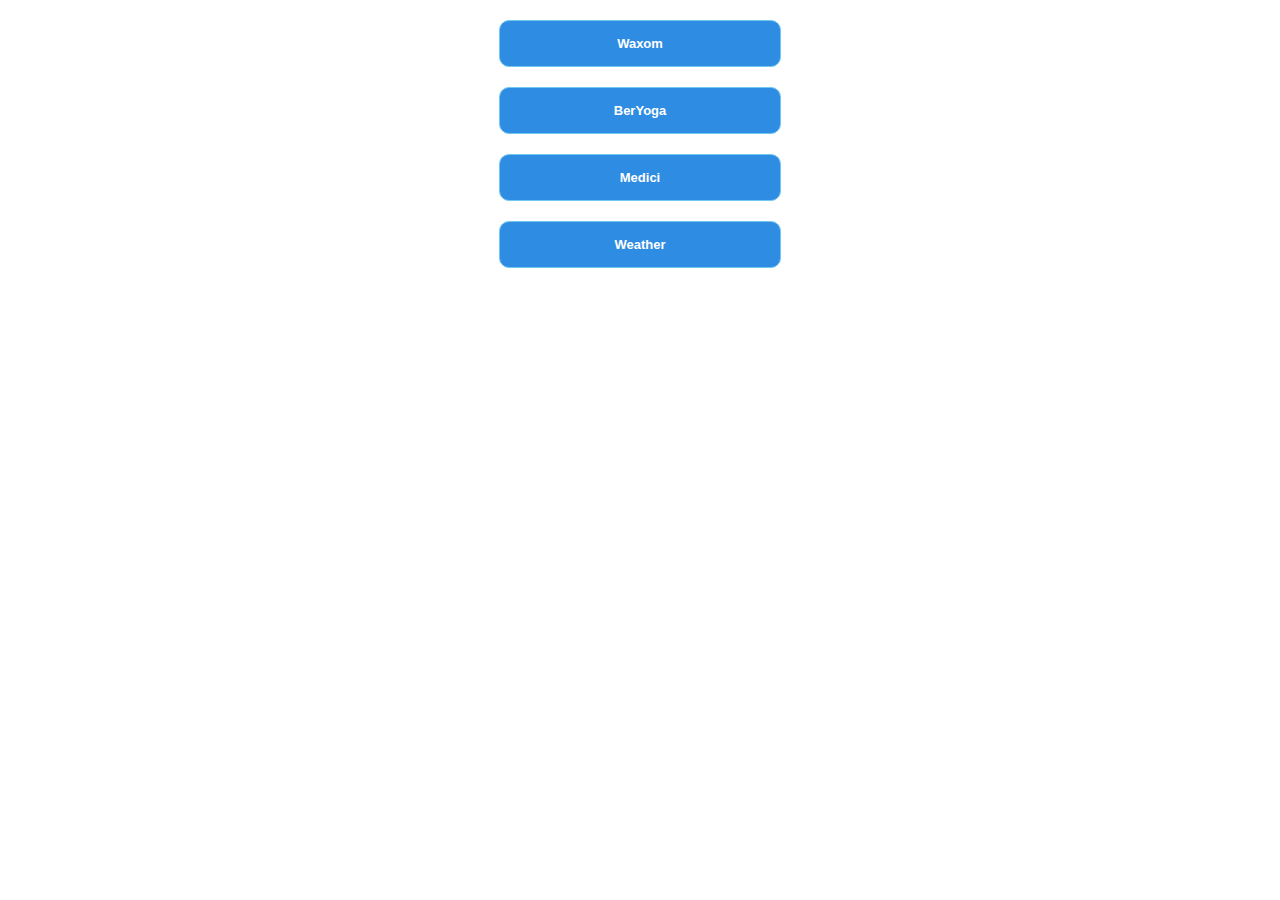
<file: index.html>
<!doctype html>
<html lang="en">
<head>
    <meta charset="UTF-8">
    <meta name="viewport"
          content="width=device-width, user-scalable=no, initial-scale=1.0, maximum-scale=1.0, minimum-scale=1.0">
    <meta http-equiv="X-UA-Compatible" content="ie=edge">
    <link rel="stylesheet" href="style.css">
    <title>razzhivine</title>
</head>
<body>
    <div class="layout__name">
        <a href="wax/index.html">Waxom</a>
    </div>
    <div class="layout__name">
        <a href="beryoga/index.html">BerYoga</a>
    </div>
    <div class="layout__name">
        <a href="medici/index.html">Medici</a>
    </div>
    <div class="layout__name">
        <a href="weather_epam/index.html">Weather</a>
    </div>
</body>
</html>
</file>
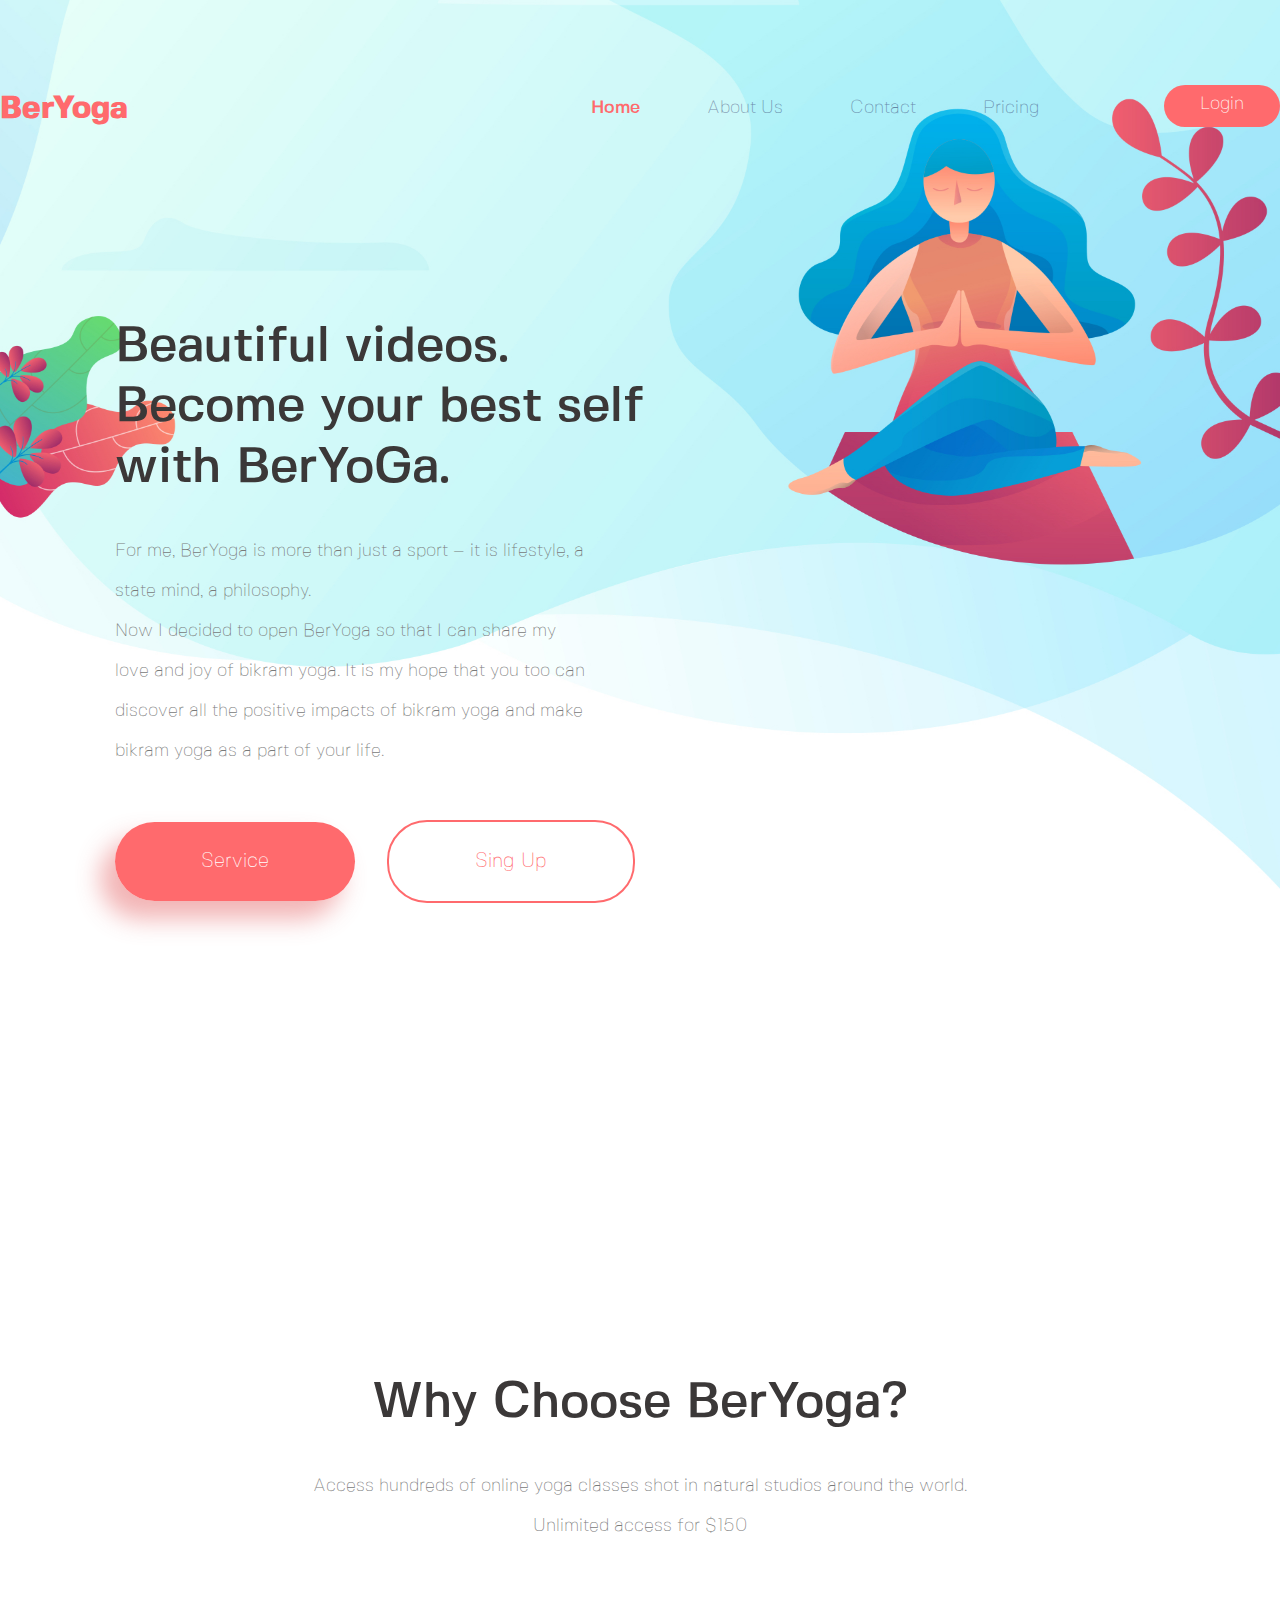
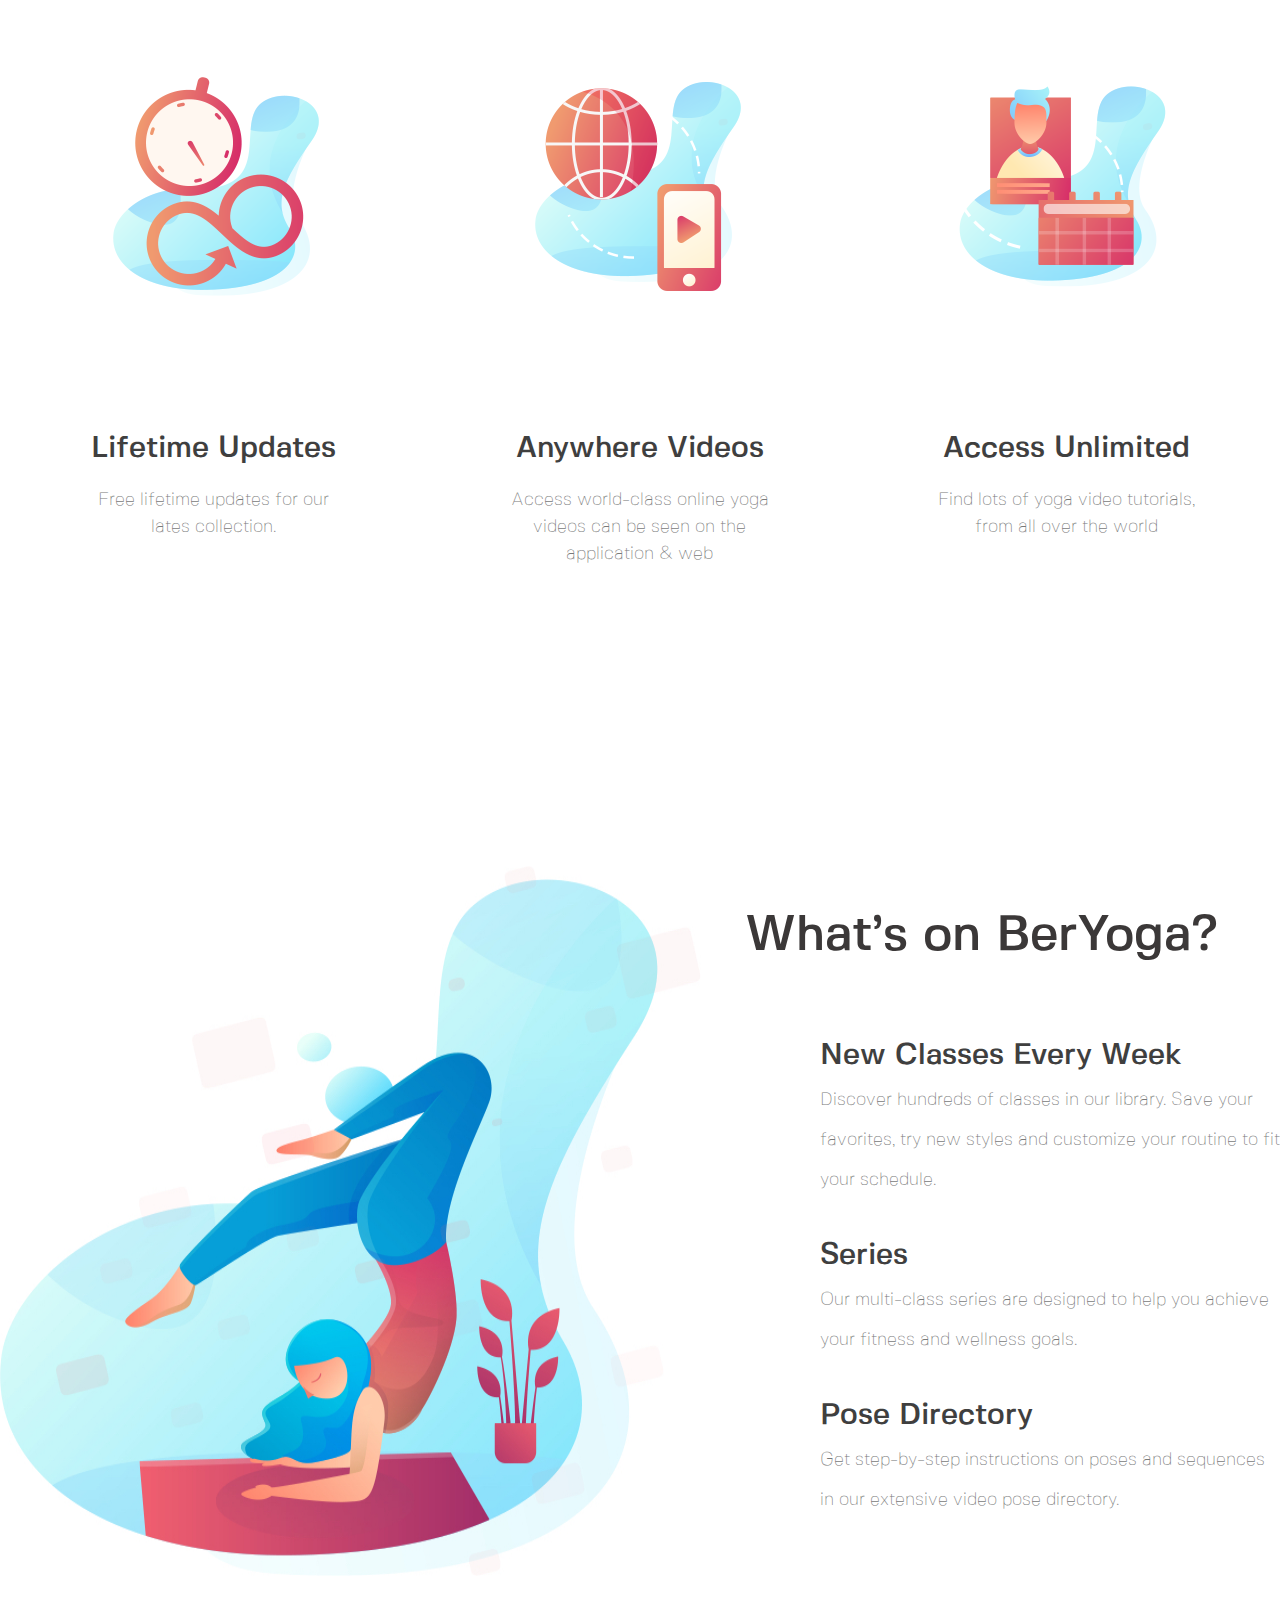
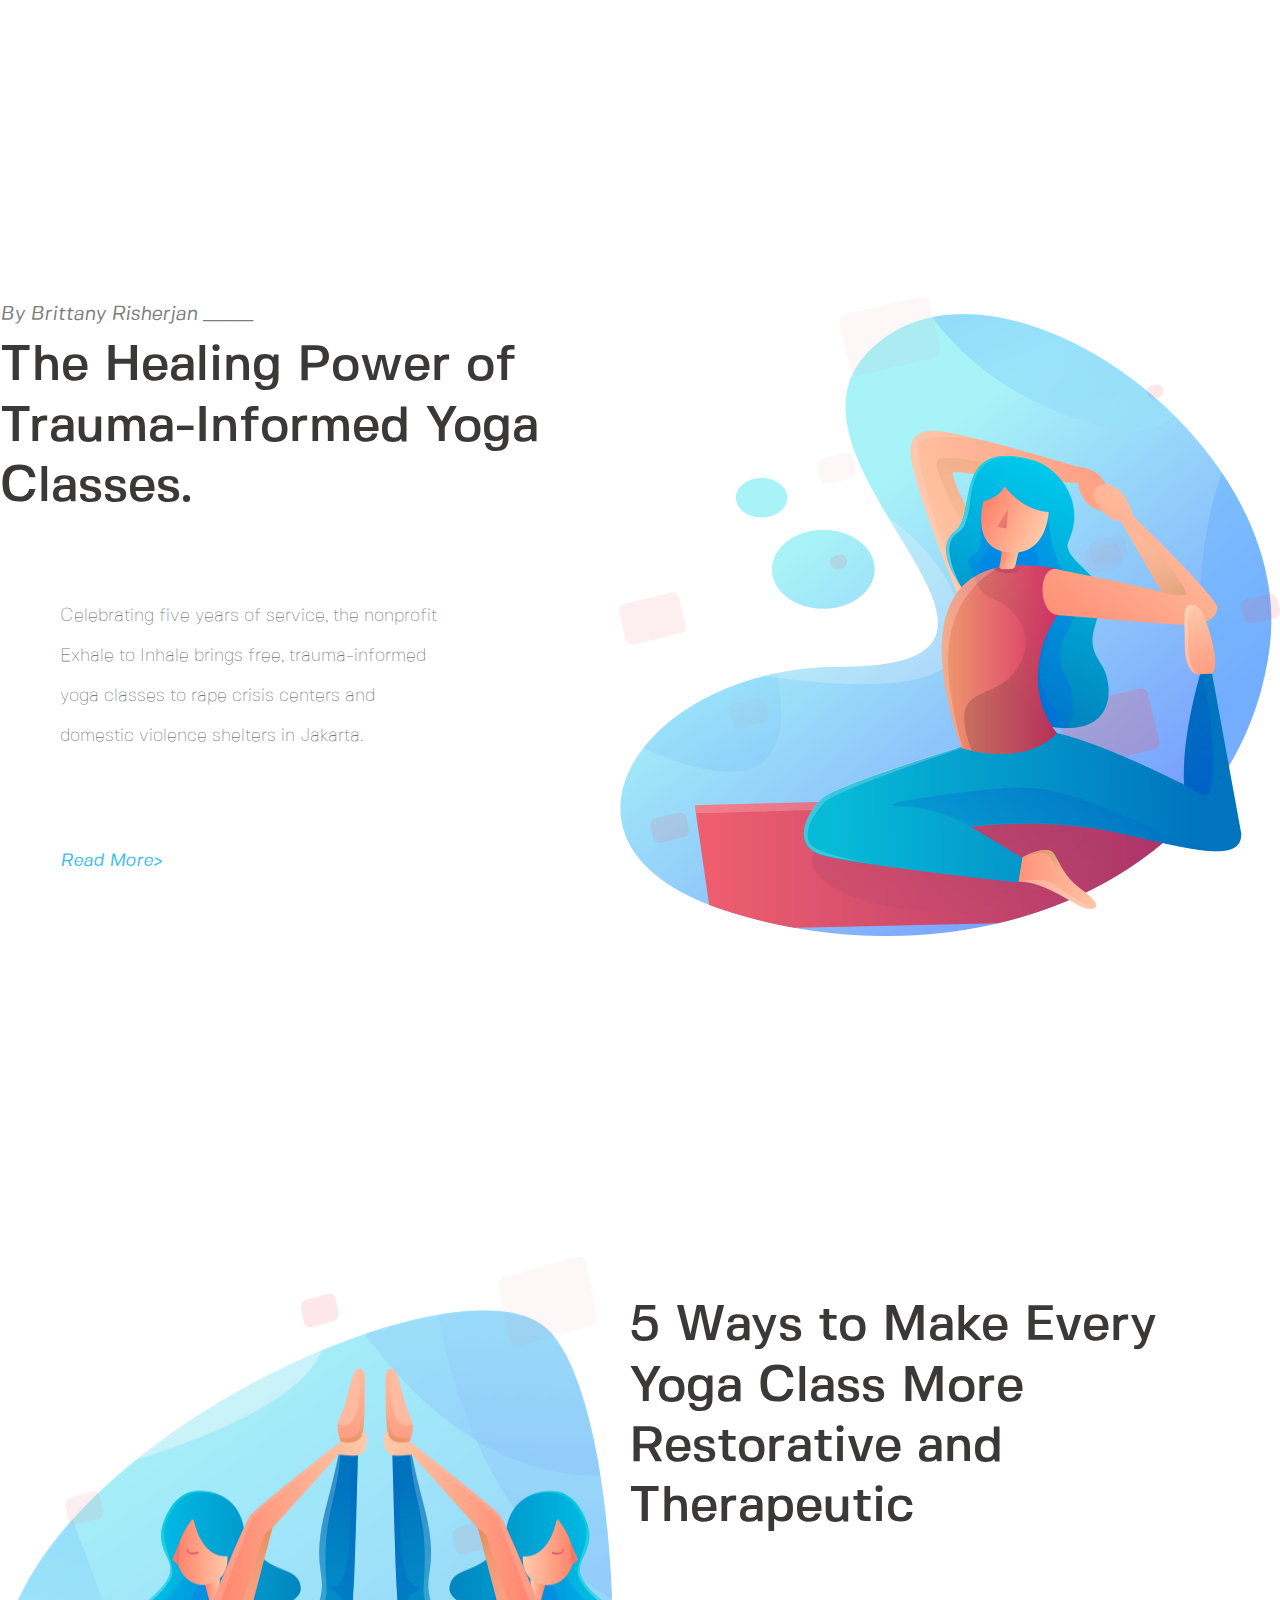
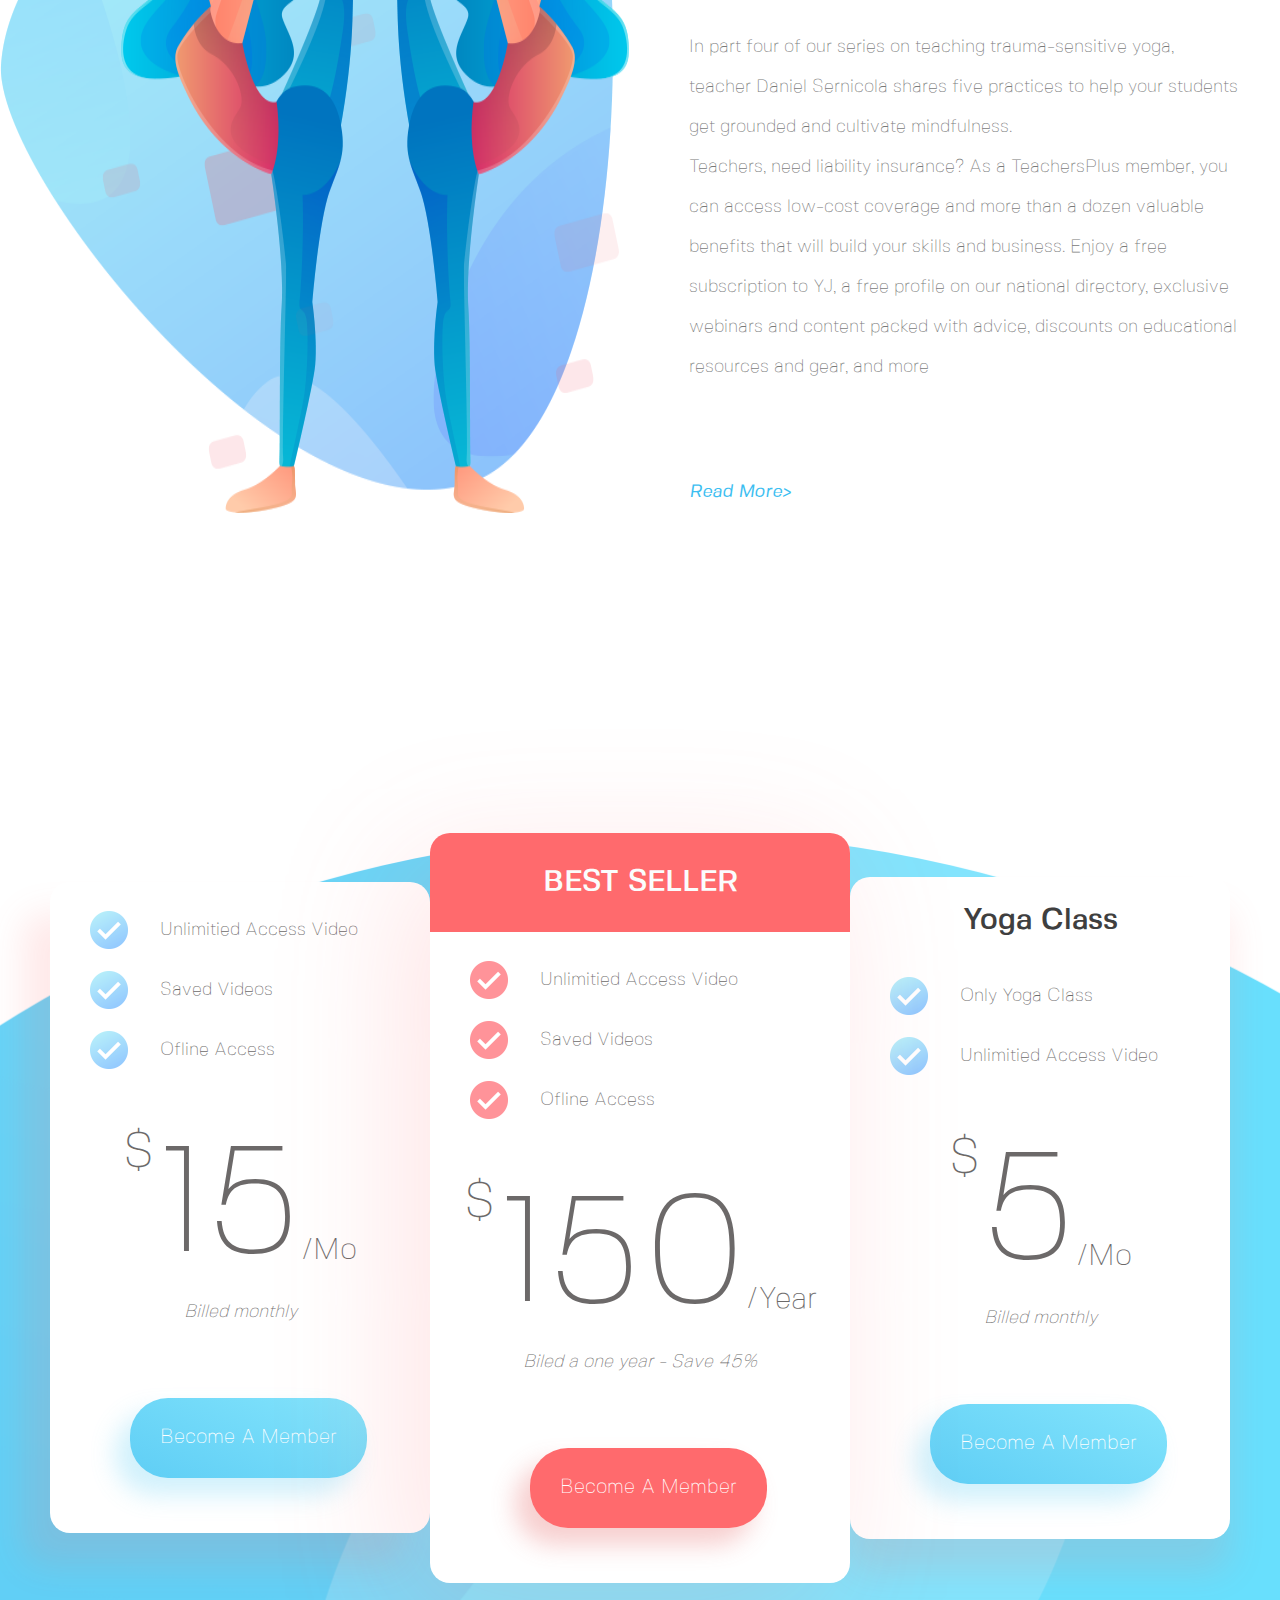
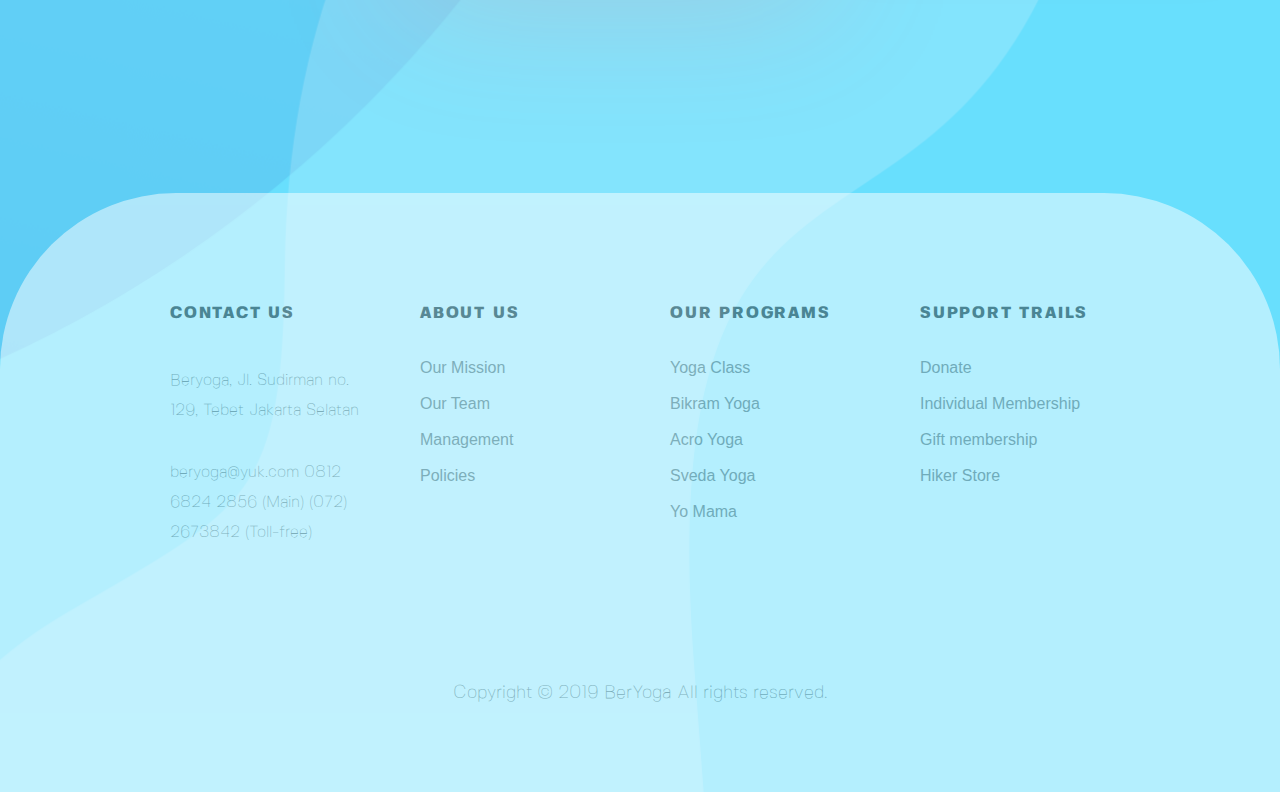
<file: beryoga/index.html>
<!doctype html>
<html lang="en">
<head>
    <meta charset="UTF-8">
    <meta name="viewport"
          content="width=device-width, user-scalable=no, initial-scale=1.0, maximum-scale=1.0, minimum-scale=1.0">
    <meta http-equiv="X-UA-Compatible" content="ie=edge">
    <link rel="stylesheet" href="https://use.fontawesome.com/releases/v5.7.2/css/all.css" integrity="sha384-fnmOCqbTlWIlj8LyTjo7mOUStjsKC4pOpQbqyi7RrhN7udi9RwhKkMHpvLbHG9Sr" crossorigin="anonymous">
    <link rel="stylesheet" href="css/main.css">
    <title>BerYoga</title>
</head>
<body>
    <header class="header">
        <div class="wrapper">
            <div class="header__top flex">
                <span class="header__logo">BerYoga</span>
                <nav class="header__menu flex">
                    <a href="#" class="menu__link menu__link--active">Home</a>
                    <a href="#" class="menu__link">About Us</a>
                    <a href="#" class="menu__link">Contact</a>
                    <a href="#" class="menu__link">Pricing</a>
                    <a href="#" class="menu__login">Login</a>
                </nav>
            </div>
            <div class="header__info">
                <h1 class="info__heading">Beautiful videos. Become your best self with BerYoGa.</h1>
                <p class="info__paragraph">For me, BerYoga is more than just a sport – it is lifestyle, a state mind, a philosophy.<br>Now I decided to open BerYoga so that I can share my love and joy of bikram yoga.  It is my hope that you too can discover all the positive impacts of bikram yoga and make bikram yoga as a part of your life.</p>
                <div class="info__buttons">
                    <a href="#" class="button">Service</a>
                    <a href="#" class="button button--opacity">Sing Up</a>
                </div>
            </div>
        </div>
    </header>
   <section class="adventages text-center">
       <div class="wrapper">
            <h1 class="adventages__heading">Why Choose BerYoga?</h1>
           <p class="adventages__paragraph">Access hundreds of online yoga classes shot in natural studios around the world. Unlimited access for $150</p>
           <div class="adventages__list flex">
               <div class="list__item flex">
                   <h2 class="item__heading">Lifetime Updates</h2>
                   <p class="item__paragraph">Free lifetime updates for our lates collection.</p>
               </div>
               <div class="list__item flex">
                   <h2 class="item__heading">Anywhere Videos</h2>
                   <p class="item__paragraph">Access world-class online yoga videos can be seen on the application & web</p>
               </div>
               <div class="list__item flex">
                   <h2 class="item__heading">Access Unlimited</h2>
                   <p class="item__paragraph">Find lots of yoga video tutorials, from all over the world</p>
               </div>
           </div>
       </div>
   </section>
   <section class="aboutus">
       <div class="wrapper">
           <div class="aboutus__item flex">
               <img src="img/yoga.jpg" alt="" class="item__image">
               <div class="description">
                   <h1 class="description__heading">What’s on BerYoga?</h1>
                   <div class="description__list">
                       <div class="list__item">
                           <h2 class="item__heading">New Classes Every Week</h2>
                           <p class="item__paragraph">Discover hundreds of classes in our library. Save your favorites, try new styles and customize your routine to fit your schedule.</p>
                       </div>
                       <div class="list__item">
                           <h2 class="item__heading">Series</h2>
                           <p class="item__paragraph">Our multi-class series are designed to help you achieve your fitness and wellness goals.</p>
                       </div>
                       <div class="list__item">
                           <h2 class="item__heading">Pose Directory</h2>
                           <p class="item__paragraph">Get step-by-step instructions on poses and sequences in our extensive video pose directory.</p>
                       </div>
                   </div>
               </div>
           </div>
           <div class="aboutus__item flex">
               <img src="img/yoga-2.jpg" alt="" class="item__image">
               <div class="description">
                   <span class="description__author">By Brittany Risherjan _____</span>
                   <h1 class="description__heading">The Healing Power of Trauma-Informed Yoga Classes.</h1>
                   <p class="description__paragraph">Celebrating five years of service, the nonprofit Exhale to Inhale brings free, trauma-informed yoga classes to rape crisis centers and domestic violence shelters in Jakarta.</p>
                   <a href="#" class="description__link">Read More></a>
               </div>
           </div>
           <div class="aboutus__item flex">
               <img src="img/yoga-3.png" alt="" class="item__image">
               <div class="description">
                   <h1 class="description__heading">5 Ways to Make Every Yoga Class More Restorative and Therapeutic</h1>
                   <p class="description__paragraph">In part four of our series on teaching trauma-sensitive yoga, teacher Daniel Sernicola shares five practices to help your students get grounded and cultivate mindfulness.
                       <br>
                       Teachers, need liability insurance? As a TeachersPlus member, you can access low-cost coverage and more than a dozen valuable benefits that will build your skills and business. Enjoy a free subscription to YJ, a free profile on our national directory, exclusive webinars and content packed with advice, discounts on educational resources and gear, and more</p>
                   <a href="#" class="description__link">Read More></a>
               </div>
           </div>
       </div>
   </section>
    <footer class="footer">
        <div class="wrapper">
            <div class="pricing flex">
                <div class="pricing__item">
                    <ul class="advantages__list">
                        <li class="list__item">Unlimitied Access Video</li>
                        <li class="list__item">Saved Videos</li>
                        <li class="list__item">Ofline Access</li>
                    </ul>
                    <div class="pricing__price text-center">
                        <sup>$</sup>15<sub>/Mo</sub>
                        <div class="pricing__description">Billed monthly</div>
                    </div>
                    <div class="button">Become A Member</div>
                </div>
                <div class="pricing__item">
                    <div class="pricing__label text-center">Best Seller</div>
                    <ul class="advantages__list">
                        <li class="list__item">Unlimitied Access Video</li>
                        <li class="list__item">Saved Videos</li>
                        <li class="list__item">Ofline Access</li>
                    </ul>
                    <div class="pricing__price text-center">
                        <sup>$</sup>150<sub>/Year</sub>
                        <div class="pricing__description">Biled a one year - Save 45%</div>

                    </div>
                    <div class="button">Become A Member</div>
                </div>
                <div class="pricing__item">
                    <h2 class="pricing__header text-center">Yoga Class</h2>
                    <ul class="advantages__list">
                        <li class="list__item">Only Yoga Class </li>
                        <li class="list__item">Unlimitied Access Video</li>
                    </ul>
                    <div class="pricing__price text-center">
                        <sup>$</sup>5<sub>/Mo</sub>
                        <div class="pricing__description">Billed monthly</div>
                    </div>
                    <div class="button">Become A Member</div>
                </div>
            </div>
            <div class="sitemap">
                <div class="sitemap__list flex">
                    <div class="sitemap__item flex">
                        <h3 class="item__heading">CONTACT us</h3>
                        <p class="item__paragraph">Beryoga, Jl. Sudirman
                            no. 129, Tebet
                            Jakarta Selatan</p>
                        <p class="item__paragraph">beryoga@yuk.com
                            0812 6824 2856 (Main)
                            (072) 2673842  (Toll-free)</p>
                    </div>
                    <div class="sitemap__item flex">
                        <h3 class="item__heading">About us</h3>
                        <a href="#" class="item__link">Our Mission</a>
                        <a href="#" class="item__link">Our Team</a>
                        <a href="#" class="item__link">Management</a>
                        <a href="#" class="item__link">Policies</a>
                    </div>
                    <div class="sitemap__item flex">
                        <h3 class="item__heading">Our Programs</h3>
                        <a href="#" class="item__link">Yoga Class</a>
                        <a href="#" class="item__link">Bikram Yoga</a>
                        <a href="#" class="item__link">Acro Yoga</a>
                        <a href="#" class="item__link">Sveda Yoga</a>
                        <a href="#" class="item__link">Yo Mama</a>
                    </div>
                    <div class="sitemap__item flex">
                        <h3 class="item__heading">support trails</h3>
                        <a href="#" class="item__link">Donate</a>
                        <a href="#" class="item__link">Individual Membership</a>
                        <a href="#" class="item__link">Gift membership</a>
                        <a href="#" class="item__link">Hiker Store</a>
                    </div>
                </div>
                <div class="sitemap__copyright text-center">
                    <p>Copyright © 2019 BerYoga All rights reserved.</p>
                </div>
            </div>
        </div>
    </footer>
</body>
</html>
</file>
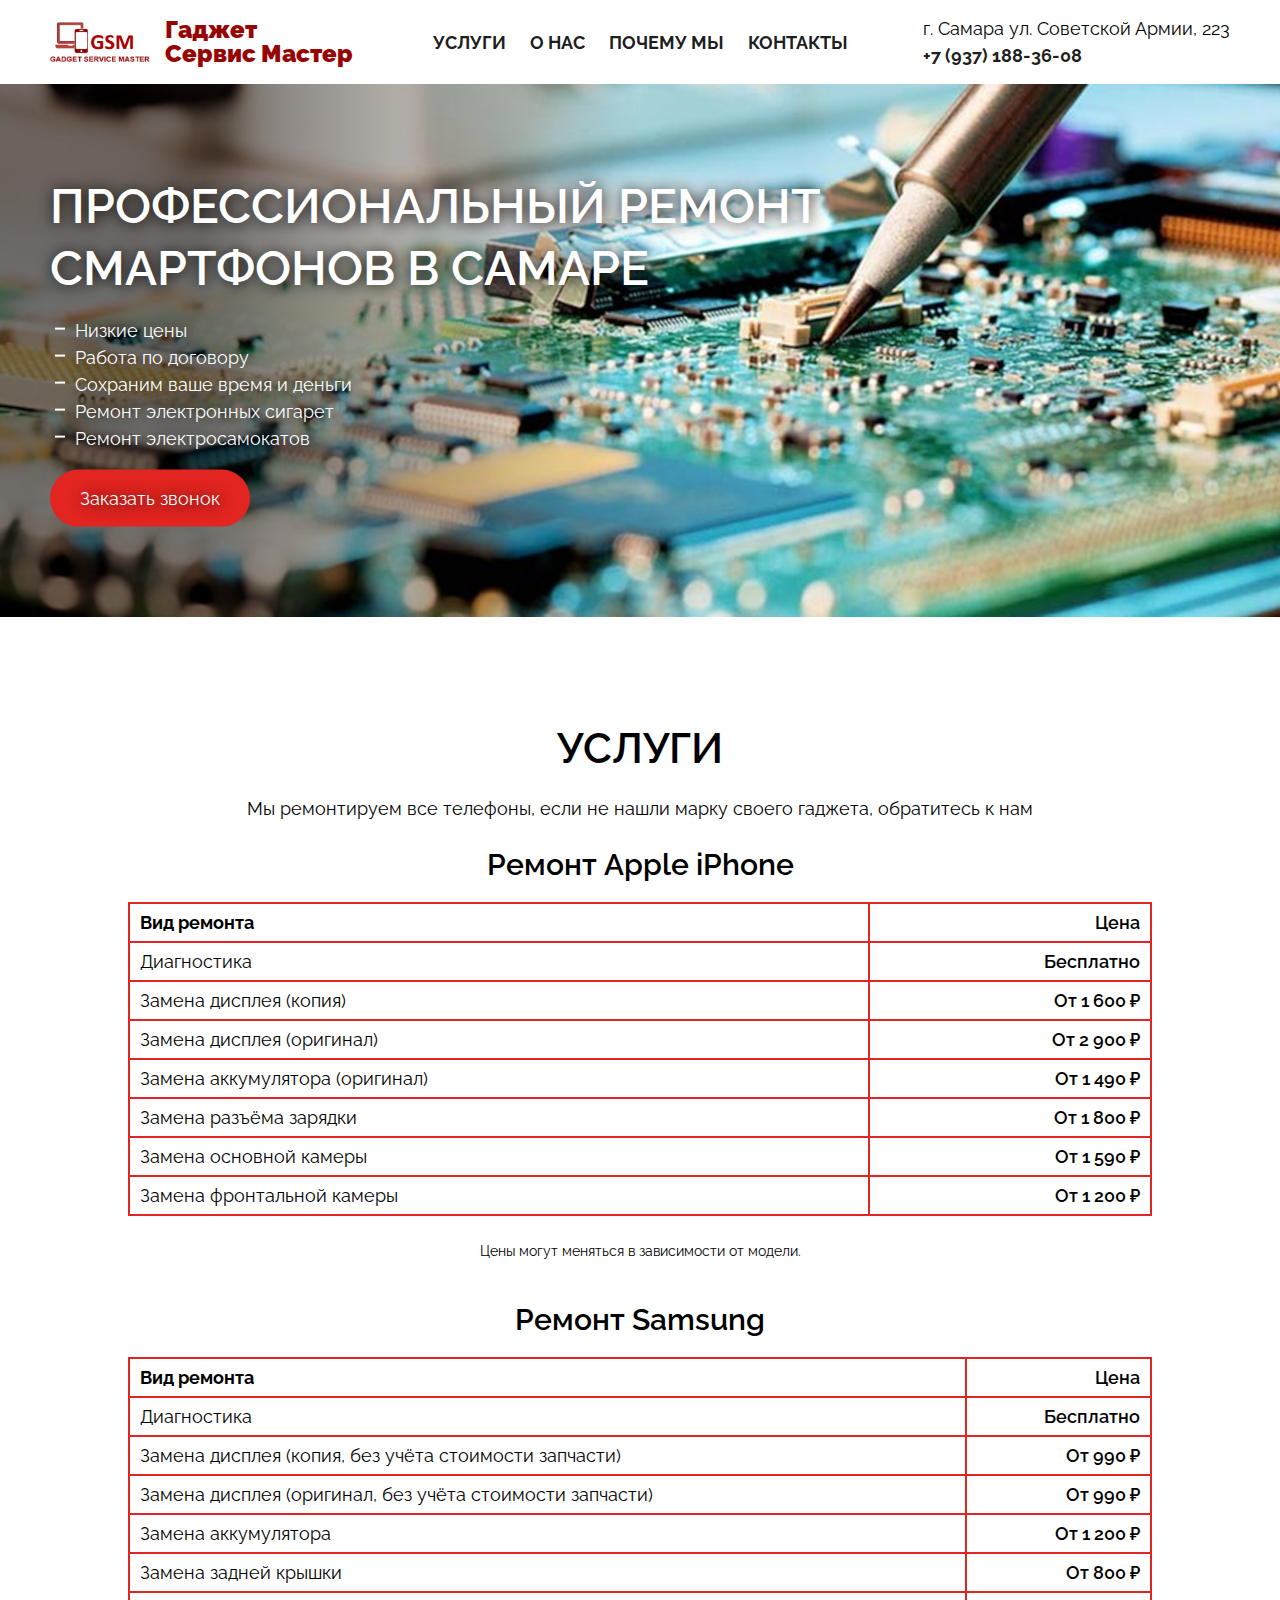
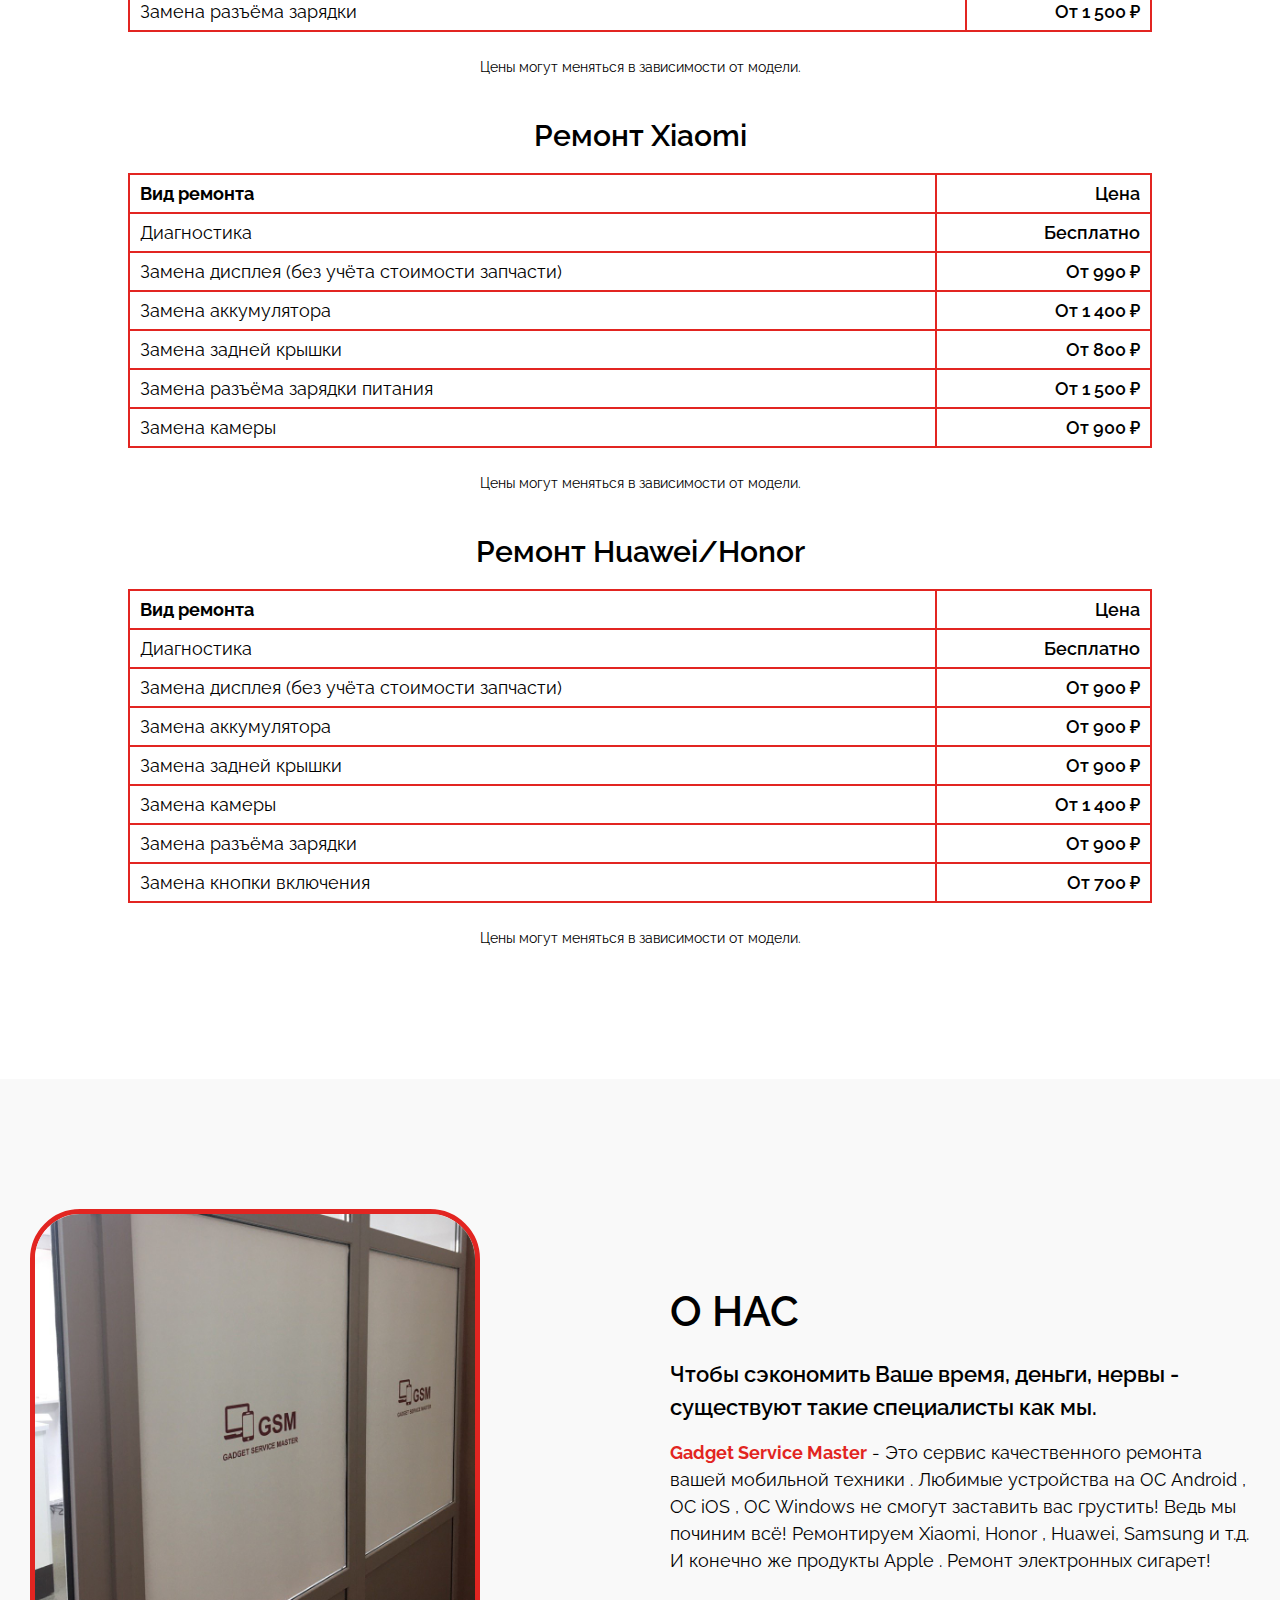
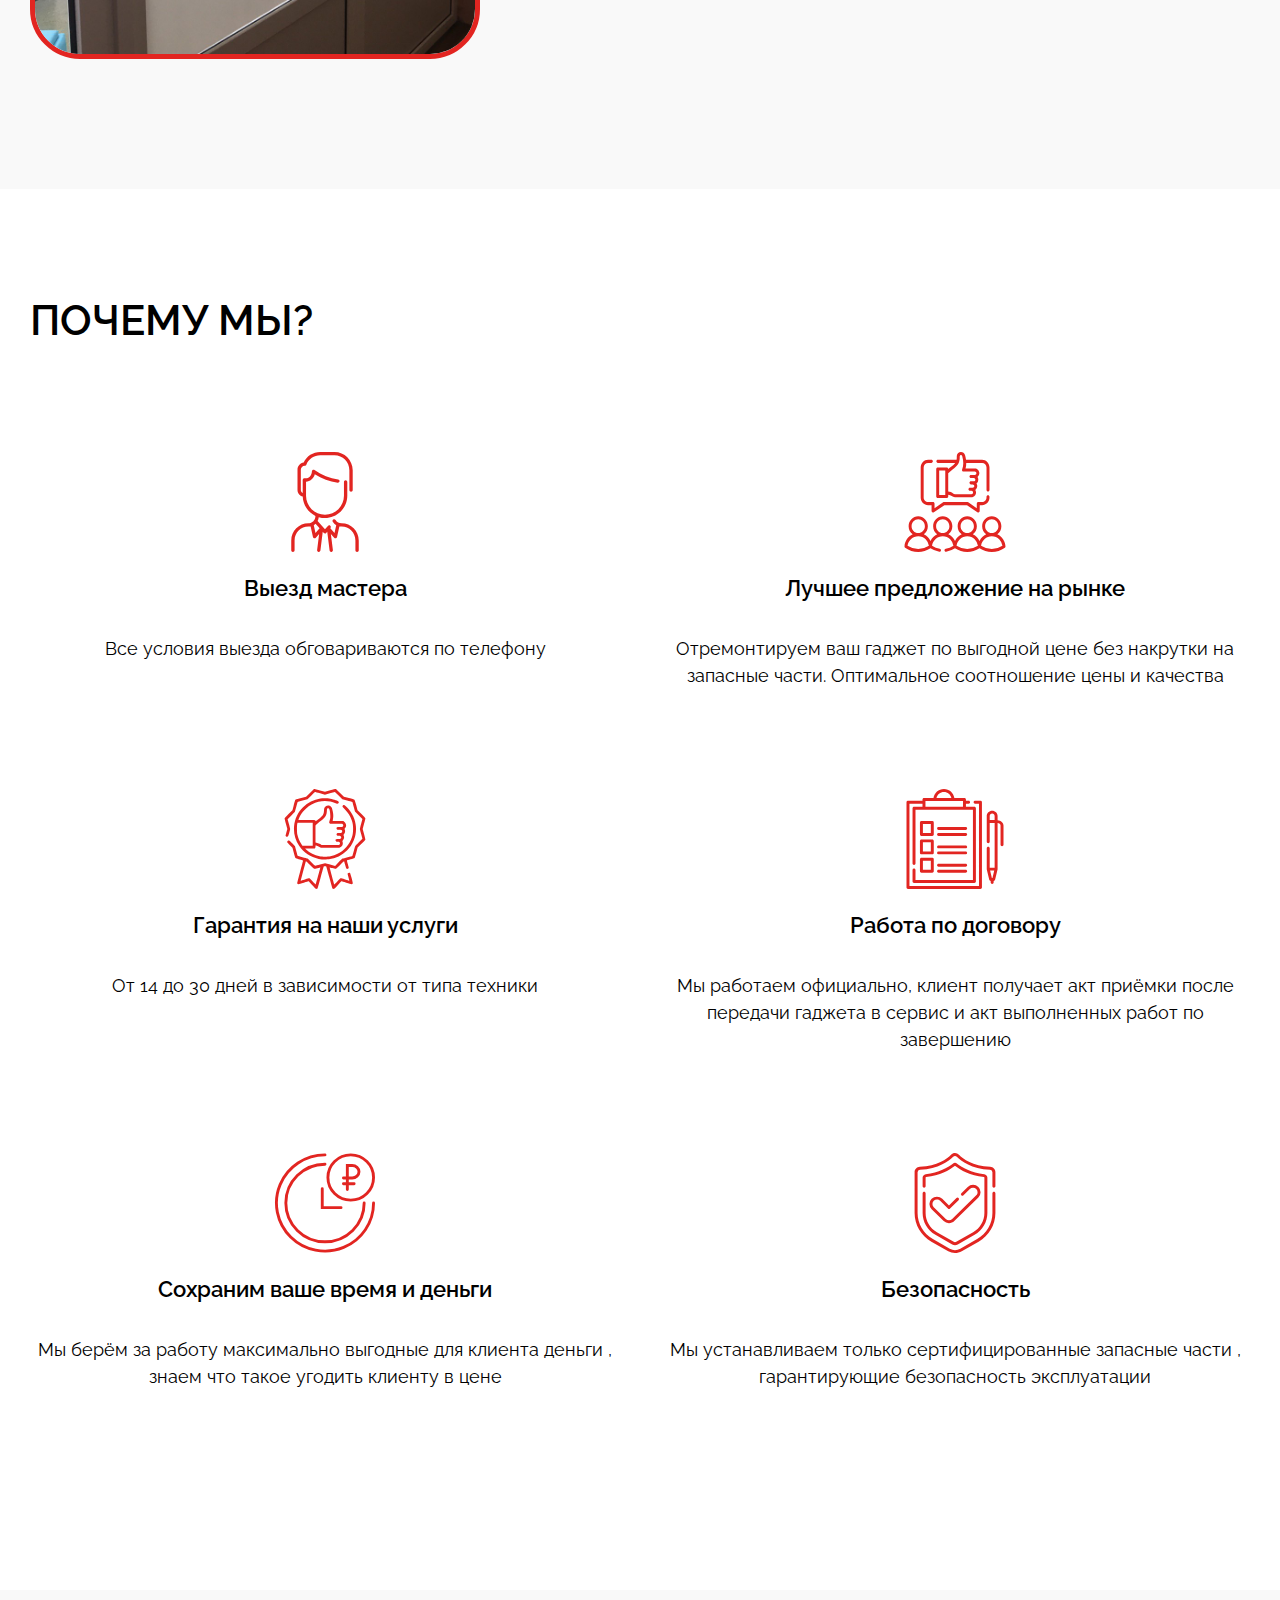
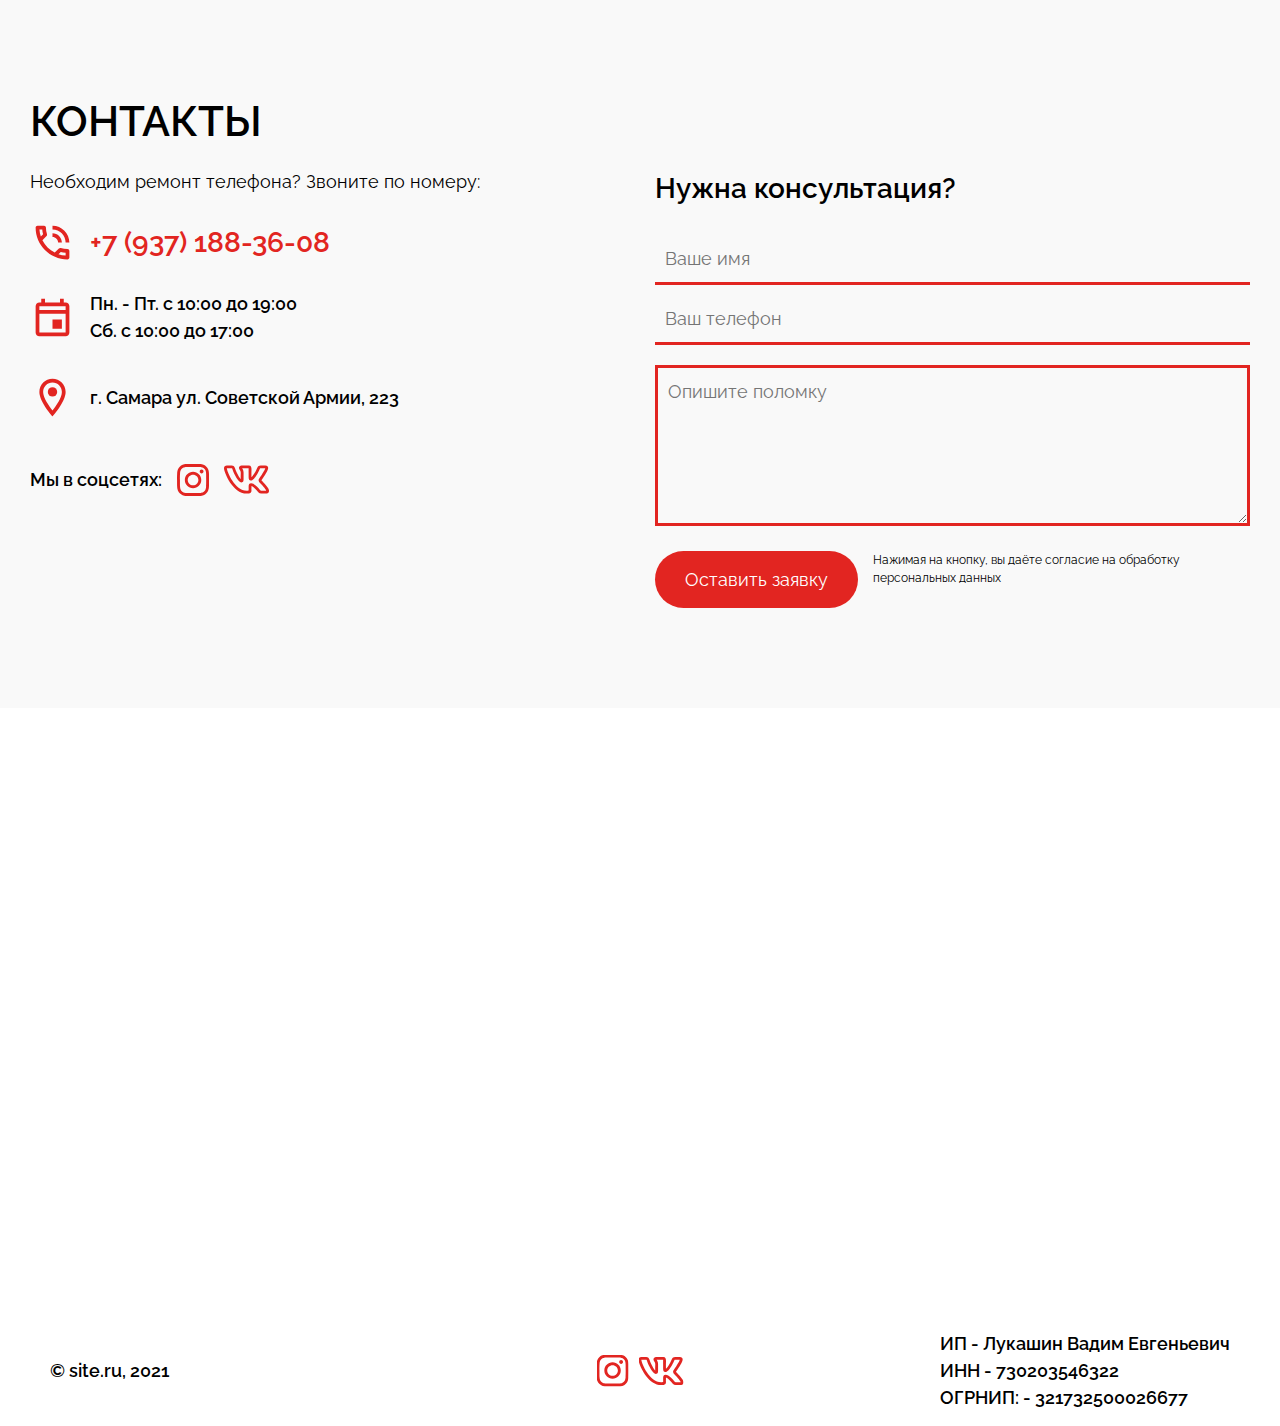
<file: gsm/index.html>
<!DOCTYPE html>
<html lang="en">

<head>
	<meta charset="UTF-8">
	<meta http-equiv="X-UA-Compatible" content="IE=edge">
	<meta name="viewport" content="width=device-width, initial-scale=1.0">
	<link rel="stylesheet" href="css/reset.css">
	<link rel="stylesheet" type="text/css" href="css/slick.css">
	<link rel="stylesheet" type="text/css" href="css/slick-theme.css">
	<link rel="stylesheet" href="css/main.css">
	<title>Gadget Serviсe Master | Сервис по ремонту мобильной техники</title>
</head>

<body>
	<header class="header">
		<div class="header__content">
			<div href="/" class="header__logo">
				<img src="img/logo.png" alt="" class="header__logo-image">
				<div class="header__logo-text">
					<b>Гаджет<br> Сервис Мастер</b>
				</div>
				<div class="header__logo-secondtext">
					Сервис по ремонту<br> мобильной техники
				</div>
			</div>
			<nav class="header__nav">
				<a href="#services" class="header__link">Услуги</a>
				<a href="#about" class="header__link">О нас</a>
				<a href="#advantages" class="header__link">Почему мы</a>
				<a href="#contacts" class="header__link">Контакты</a>
			</nav>
			<div class="header__contacts">
				<div class="header__location">г. Самара ул. Советской Армии, 223</div>
				<a href="tel:+79371883608" class="header__phone"><b>+7 (937) 188-36-08</b></a>
			</div>
		</div>
		<!-- <div class="header__hamburger hamburger">
			<div class="hamburger__icon"></div>
			<nav class="hamburger__menu">
				<a href="javascript:void(0);" class="hamburger__link">О нас</a>
				<a href="javascript:void(0);" class="hamburger__link">Услуги</a>
				<a href="javascript:void(0);" class="hamburger__link">Отзывы</a>
				<a href="javascript:void(0);" class="hamburger__link">Контакты</a>
			</nav>
		</div> -->
	</header>
	<section class="banner">
		<div class="banner__image">
			<img src="img/banner.jpg" alt="">
		</div>
		<div class="banner__content">
			<div class="banner__title">
				ПРОФЕССИОНАЛЬНЫЙ РЕМОНТ<br> СМАРТФОНОВ В САМАРЕ
			</div>
			<div class="banner__text">
				<ul>
					<li>Низкие цены</li>
					<li>Работа по договору</li>
					<li>Сохраним ваше время и деньги</li>
					<li>Ремонт электронных сигарет</li>
					<li>Ремонт электросамокатов</li>
				</ul>
			</div>
			<a href="#contacts" class="banner__button button">Заказать звонок</a>
		</div>
	</section>
	<section class="services" id="services">
		<div class="wrapper">
			<div class="services__content">
				<div class="services__title title">УСЛУГИ</div>
				<p>Мы ремонтируем все телефоны, если не нашли марку своего гаджета, обратитесь к нам</p>
				<!-- <div class="services__text">Воспользовавшись нашими услугами, Вы получите полную гарантированную защиту от
					неудачной покупки</div> -->
				<!-- <div class="services__list">

					<div class="services__item">
						<div>
							<div class="services__item-title">Пакет «всё включено»</div>
							<div class="services__item-text">
								<ul>
									<li>Мотоподбор "под ключ"</li>
									<li>Постановка на учет ГИБДД</li>
									<li>Отправка через ТК</li>
								</ul>
							</div>

						</div>
						<div>
							<div class="services__item-price">
								<div class="services__item-price-new">От 30 000 ₽</div>
							</div>
							<a href="#contacts" class="services__item-button button">Заказать подбор</a>
						</div>
					</div>
					<div class="services__item">
						<div>
							<div class="services__item-title">Мотоподбор «под ключ»</div>
							<div class="services__item-text">
								<ul>
									<li>Лучшее предложение на рынке</li>
									<li>Торг с продавцом</li>
									<li>Сопровождение сделки</li>
								</ul>
							</div>

						</div>
						<div>
							<div class="services__item-price">
								<div class="services__item-price-new">От 16 000 ₽</div>
							</div>
							<a href="#contacts" class="services__item-button button">Заказать подбор</a>
						</div>
					</div>
					<div class="services__item">
						<div>
							<div class="services__item-title">Пакет из 3-х диагностик</div>
							<div class="services__item-text">
								<ul>
									<li>Детальный фотоотчет</li>
									<li>Торг с продавцом</li>
									<li>Экспертное заключение</li>
								</ul>
							</div>

						</div>
						<div>
							<div class="services__item-price">
								<div class="services__item-price-new">От 10 000 ₽</div>
							</div>
							<a href="#contacts" class="services__item-button button">Заказать подбор</a>
						</div>
					</div>
					<div class="services__item">
						<div>
							<div class="services__item-title">Разовая диагностика</div>
							<div class="services__item-text">
								<ul>
									<li>Детальный фотоотчет</li>
									<li>Торг с продавцом</li>
									<li>Экспертное заключение</li>
								</ul>
							</div>

						</div>
						<div>
							<div class="services__item-price">
								<div class="services__item-price-new">От 3 500 ₽</div>
							</div>
							<a href="#contacts" class="services__item-button button">Заказать подбор</a>
						</div>
					</div>
				</div> -->
				<div class="services__table">
					<table>
						<tbody>
							<tr>
								<td colspan="2">Ремонт Apple iPhone</td>
							</tr>
							<tr>
								<td><b>Вид ремонта</b></td>
								<td>Цена</td>
							</tr>
							<tr>
								<td>Диагностика</td>
								<td>Бесплатно</td>
							</tr>
							<tr>
								<td>Замена дисплея (копия)</td>
								<td>От 1 600 ₽</td>
							</tr>
							<tr>
								<td>Замена дисплея (оригинал)</td>
								<td>От 2 900 ₽</td>
							</tr>
							<tr>
								<td>Замена аккумулятора (оригинал)</td>
								<td>От 1 490 ₽</td>
							</tr>
							<tr>
								<td>Замена разъёма зарядки</td>
								<td>От 1 800 ₽</td>
							</tr>
							<tr>
								<td>Замена основной камеры</td>
								<td>От 1 590 ₽</td>
							</tr>
							<tr>
								<td>Замена фронтальной камеры</td>
								<td>От 1 200 ₽</td>
							</tr>
						</tbody>
					</table>
    				<div class="services__text">Цены могут меняться в зависимости от модели.</div>
					<table>
						<tbody>
							<tr>
								<td colspan="2">Ремонт Samsung</td>
							</tr>
							<tr>
								<td><b>Вид ремонта</b></td>
								<td>Цена</td>
							</tr>
							<tr>
								<td>Диагностика</td>
								<td>Бесплатно</td>
							</tr>
							<tr>
								<td>Замена дисплея (копия, без учёта стоимости запчасти)</td>
								<td>От 990 ₽</td>
							</tr>
							<tr>
								<td>Замена дисплея (оригинал, без учёта стоимости запчасти)</td>
								<td>От 990 ₽</td>
							</tr>
							<tr>
								<td>Замена аккумулятора</td>
								<td>От 1 200 ₽</td>
							</tr>
							<tr>
								<td>Замена задней крышки</td>
								<td>От 800 ₽</td>
							</tr>
							<tr>
								<td>Замена разъёма зарядки</td>
								<td>От 1 500 ₽</td>
							</tr>
						</tbody>
					</table>
    					<div class="services__text">Цены могут меняться в зависимости от модели.</div>
					<table>
						<tbody>
							<tr>
								<td colspan="2">Ремонт Xiaomi</td>
							</tr>
							<tr>
								<td><b>Вид ремонта</b></td>
								<td>Цена</td>
							</tr>
							<tr>
								<td>Диагностика</td>
								<td>Бесплатно</td>
							</tr>
							<tr>
								<td>Замена дисплея (без учёта стоимости запчасти)</td>
								<td>От 990 ₽</td>
							</tr>
							<tr>
								<td>Замена аккумулятора</td>
								<td>От 1 400 ₽</td>
							</tr>
							<tr>
								<td>Замена задней крышки</td>
								<td>От 800 ₽</td>
							</tr>
							<tr>
								<td>Замена разъёма зарядки питания</td>
								<td>От 1 500 ₽</td>
							</tr>
							<tr>
								<td>Замена камеры</td>
								<td>От 900 ₽</td>
							</tr>
						</tbody>
					</table>
					<div class="services__text">Цены могут меняться в зависимости от модели.</div>
					<table>
						<tbody>
							<tr>
								<td colspan="2">Ремонт Huawei/Honor</td>
							</tr>
							<tr>
								<td><b>Вид ремонта</b></td>
								<td>Цена</td>
							</tr>
							<tr>
								<td>Диагностика</td>
								<td>Бесплатно</td>
							</tr>
							<tr>
								<td>Замена дисплея (без учёта стоимости запчасти)</td>
								<td>От 900 ₽</td>
							</tr>
							<tr>
								<td>Замена аккумулятора</td>
								<td>От 900 ₽</td>
							</tr>
						<tr>
								<td>Замена задней крышки</td>
								<td>От 900 ₽</td>
							</tr>
						<tr>
								<td>Замена камеры</td>
								<td>От 1 400 ₽</td>
							</tr>
							<tr>
								<td>Замена разъёма зарядки</td>
								<td>От 900 ₽</td>
							</tr>
							<tr>
								<td>Замена кнопки включения </td>
								<td>От 700 ₽</td>
							</tr>
						</tbody>
					</table>
					<div class="services__text">Цены могут меняться в зависимости от модели.</div>
				</div>
			</div>
		</div>
	</section>
	<section class="about" id="about">
		<div class="wrapper">
			<div class="about__content">
				<div class="about__images">
					<img src="img/about-1.jpg" alt="">
				</div>
				<div class="about__text">
					<div class="about__title title">О НАС</div>
					<div class="about__text-title">Чтобы сэкономить Ваше время, деньги, нервы - существуют такие специалисты
						как мы.</div>
					<p>
						<b>Gadget Service Master</b> - Это сервис качественного ремонта вашей мобильной техники . Любимые
						устройства на ОС Android , ОС
						iOS , ОС Windows не смогут заставить вас грустить! Ведь мы починим всё! Ремонтируем Xiaomi, Honor ,
						Huawei, Samsung и
						т.д. И конечно же продукты Apple . Ремонт электронных сигарет!
					</p>
				</div>
			</div>
		</div>
	</section>
	<!-- <section class="check">
		<div class="wrapper">
			<div class="check__title">ЧТО МЫ ПРОВЕРЯЕМ?</div>
			<div class="check__text">После связи с Вами и выявления точной потребности, мы проводим тщательный отбор
				техники</div>
			<div class="check__list">
				<div class="check__item">
					<div class="check__item-number">1</div>
					<div class="check__item-text">
						<p>На первом этапе мы просматриваем все объявления и выбираем из них самые качественные.</p>
					</div>
				</div>
				<div class="check__item">
					<div class="check__item-number">2</div>
					<div class="check__item-text">
						<p>Далее проводится полная техническая диагностика.</p>
						<p>На этом этапе проверяется все:<br>
							от рамы мотоцикла до определения реального забега.</p>
					</div>
				</div>
				<div class="check__item">
					<div class="check__item-number">3</div>
					<div class="check__item-text">
						<p>И третьим этапом мы проводим юридическую проверку мотоцикла.</p>
						<p>Мы проверяем предыдущих владельцев на участие в ДТП, штрафы, непогашенный кредит, ограничения
							ГИБДД, и т.д., чтобы уберечь Вас от проблем с законом.
					</div>
					</p>
				</div>
			</div>
		</div>
	</section> -->
	<!-- <section class="reviews" id="reviews">
		<div class="wrapper">
			<div class="reviews__content">
				<div class="reviews__title title">Отзывы</div>
				<div class="reviews__text">За 5 лет работы в Москве мы выполнили более 1000 заказов, и все в индивидуальном
					порядке</div>
				<div class="reviews__slider">
					<div class="reviews__slider-item">
						<img src="img/review1.jpg" alt="">
					</div>
					<div class="reviews__slider-item">
						<img src="img/review2.jpg" alt="">
					</div>
					<div class="reviews__slider-item">
						<img src="img/review3.jpg" alt="">
					</div>
					<div class="reviews__slider-item">
						<img src="img/review4.jpg" alt="">
					</div>
					<div class="reviews__slider-item">
						<img src="img/review5.jpg" alt="">
					</div>
				</div>
			</div>
		</div>
	</section> -->
	<section class="advantages" id="advantages">
		<div class="wrapper">
			<div class="advantages__content">
				<div class="advantages__title title">Почему мы?</div>
				<div class="advantages__list">
					<div class="advantages__item">
						<img src="img/man.svg" alt="" class="advantages__item-image">
						<div class="advantages__item-title">Выезд мастера</div>
						<div class="advantages__item-text">Все условия выезда обговариваются по телефону</div>
					</div>
					<div class="advantages__item">
						<img src="img/why2.svg" alt="" class="advantages__item-image">
						<div class="advantages__item-title">Лучшее предложение на рынке</div>
						<div class="advantages__item-text">Отремонтируем ваш гаджет по выгодной цене без накрутки на запасные части. Оптимальное соотношение цены и качества</div>
					</div>
					<div class="advantages__item">
						<img src="img/why3.svg" alt="" class="advantages__item-image">
						<div class="advantages__item-title">Гарантия на наши услуги</div>
						<div class="advantages__item-text">От 14 до 30 дней в зависимости от типа техники</div>
					</div>
					<div class="advantages__item">
						<img src="img/why4.svg" alt="" class="advantages__item-image">
						<div class="advantages__item-title">Работа по договору</div>
						<div class="advantages__item-text">Мы работаем официально, клиент получает акт приёмки после передачи гаджета в сервис и акт выполненных работ по завершению </div>
					</div>
					<div class="advantages__item">
						<img src="img/why5.svg" alt="" class="advantages__item-image">
						<div class="advantages__item-title">Сохраним ваше время и деньги</div>
						<div class="advantages__item-text">Мы берём за работу максимально выгодные для клиента деньги , знаем что такое угодить клиенту в цене</div>
					</div>
					<div class="advantages__item">
						<img src="img/why6.svg" alt="" class="advantages__item-image">
						<div class="advantages__item-title">Безопасность</div>
						<div class="advantages__item-text">Мы устанавливаем только сертифицированные запасные части , гарантирующие безопасность эксплуатации</div>
					</div>
				</div>
			</div>
		</div>
	</section>
	<section class="contacts" id="contacts">
		<div class="wrapper">
			<div class="contacts__title title">Контакты</div>
			<div class="contacts__content">
				<div class="contacts__data">
					<div class="contacts__data-text">Необходим ремонт телефона? Звоните по номеру:</div>
					<div class="contacts__data-item contacts__data-item_call">
						<img src="img/phone.svg" alt="">
						<a href="tel:+79371883608">+7 (937) 188-36-08</a>
					</div>
					<div class="contacts__data-item">
						<img src="img/event.svg" alt="">
						<div>
							<div>Пн. - Пт. с 10:00 до 19:00</div>
							<div>Сб. с 10:00 до 17:00</div>
						</div>
					</div>
					<div class="contacts__data-item">
						<img src="img/location.svg" alt="">
						<p>г. Самара ул. Советской Армии, 223</p>
					</div>
					<div class="contacts__data-item contacts__data-item_social">
						<p>Мы в соцсетях:</p>
						<a href="https://vk.com/away.php?to=https%3A%2F%2Fwww.instagram.com%2Fgsm.service.samara%2F&post=-204241006_10&cc_key="
							class="small" target="_blank" rel="nofolllow"><img src="img/inst.svg" alt="gsm.service.samara"
								title="gsm.service.samara"></a>
						<a href="https://vk.com/vkgsmrem" target="_blank" rel="nofolllow"><img src="img/vk.svg"
								alt="Ремонт смартфонов Самара Gadget Serviсe Master"
								title="Ремонт смартфонов Самара Gadget Serviсe Master"></a>
					</div>
				</div>
				<form class="contacts__form form" name="form">
					<div class="form__name">Нужна консультация?</div>
					<input class="form__input" type="text" name="name" placeholder="Ваше имя">
					<input class="form__input" type="text" name="phone" placeholder="Ваш телефон">
					<textarea class="form__textarea" name="comment" id="" cols="30" rows="5"
						placeholder="Опишите поломку"></textarea>
					<div class="form__submit">
						<button type="submit" class="form__button button">Оставить заявку</button>
						<span>Нажимая на кнопку, вы даёте согласие на обработку персональных данных</span>
					</div>
				</form>
			</div>
		</div>
	</section>
	<section class="map">
		<iframe
			src="https://yandex.ru/map-widget/v1/?um=constructor%3Af530bff45e27c06de31f8c3959011c8c94536b8b2e35a3d92993f9bc482429ab&amp;source=constructor"
			width="100%" height="600" frameborder="0"></iframe>
	</section>
	<footer class="footer">
		<div class="footer__content">
			<div class="footer__copyright">© site.ru, 2021</div>
			<div class="footer__social">
				<a href="https://vk.com/away.php?to=https%3A%2F%2Fwww.instagram.com%2Fgsm.service.samara%2F&post=-204241006_10&cc_key="
					target="_blank" rel="nofolllow" class="small"><img src="img/inst.svg" alt="gsm.service.samara"
						title="gsm.service.samara"></a>
				<a href="https://vk.com/vkgsmrem" target="_blank" rel="nofolllow"><img src="img/vk.svg"
						alt="Ремонт смартфонов Самара Gadget Serviсe Master"
						title="Ремонт смартфонов Самара Gadget Serviсe Master"></a>
			</div>
			<div class="footer__info">
				ИП - Лукашин Вадим Евгеньевич<br>ИНН - 730203546322<br>ОГРНИП: - 321732500026677
			</div>
		</div>
	</footer>
	<script src="js/jquery-3.6.0.js" type="text/javascript" charset="utf-8"></script>
	<script src="js/slick.js" type="text/javascript" charset="utf-8"></script>
	<script src="js/script.js" type="text/javascript" charset="utf-8"></script>

</body>

</html>
</file>
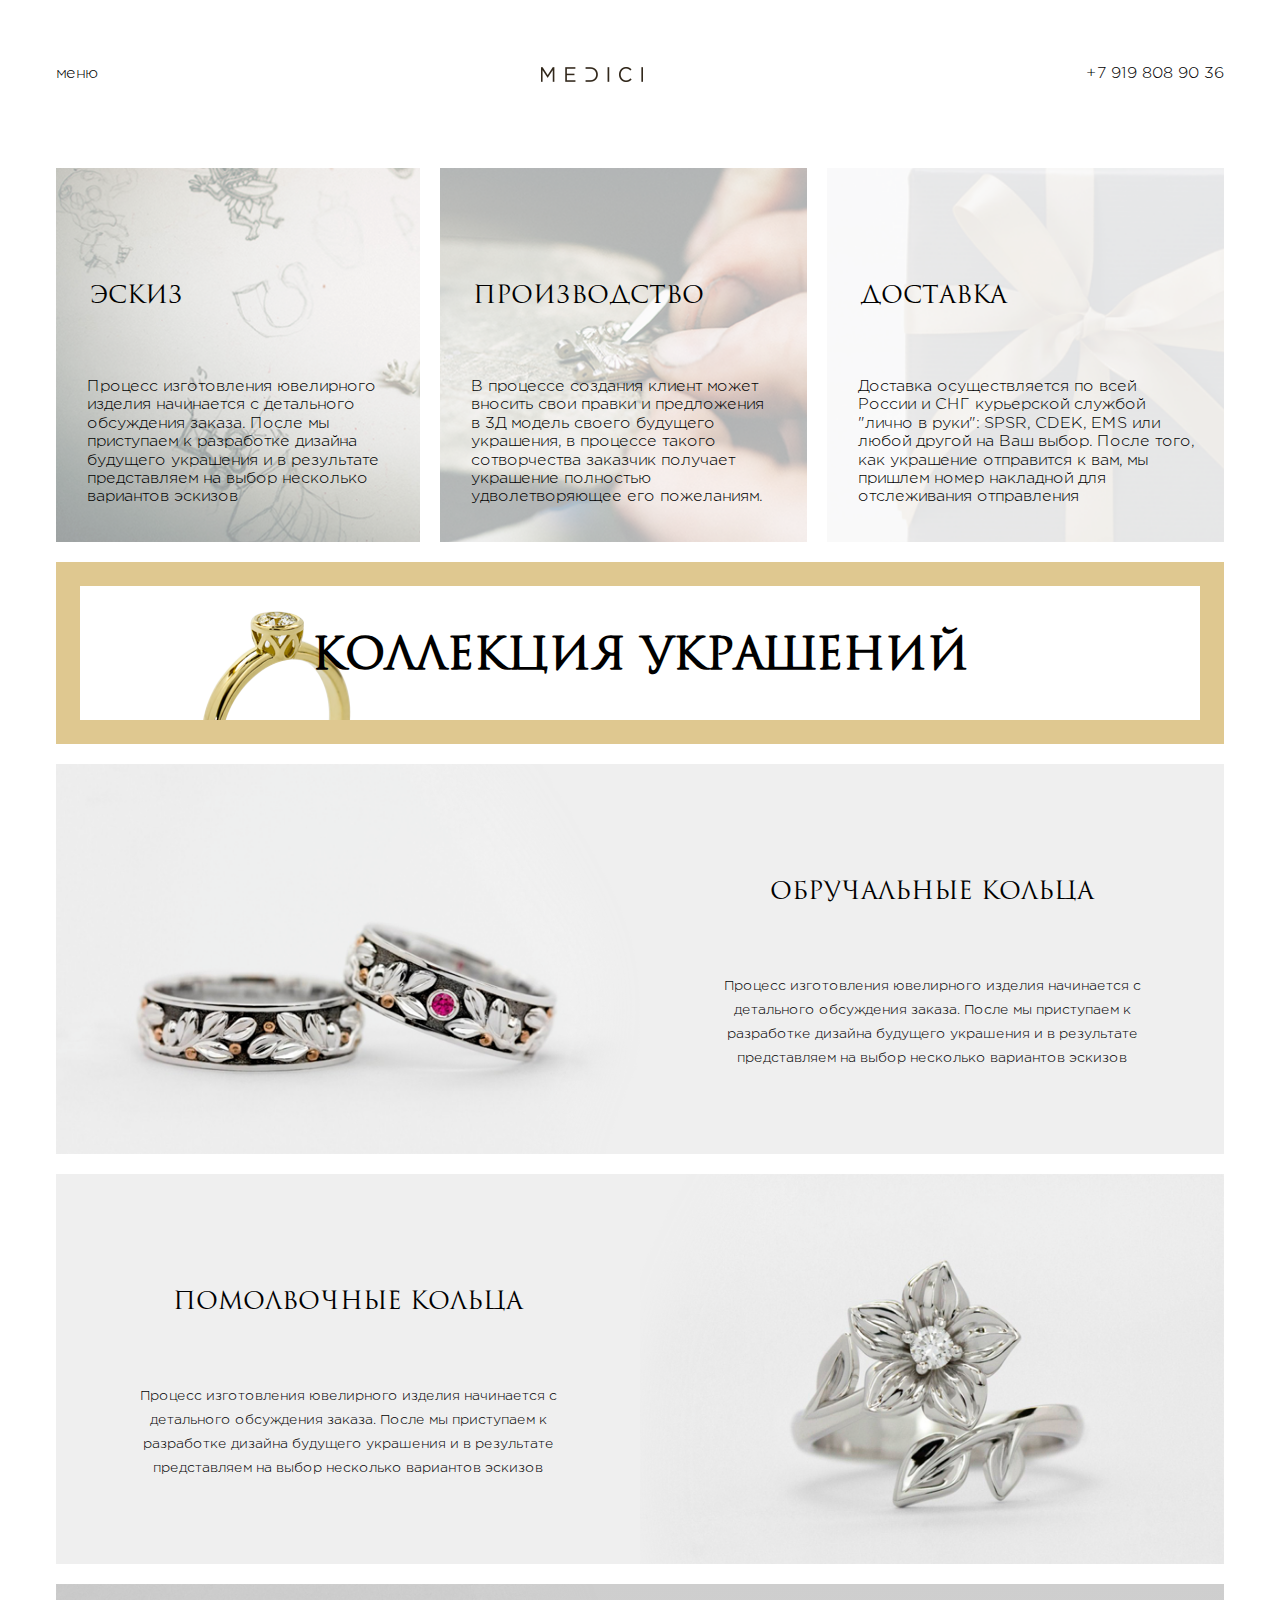
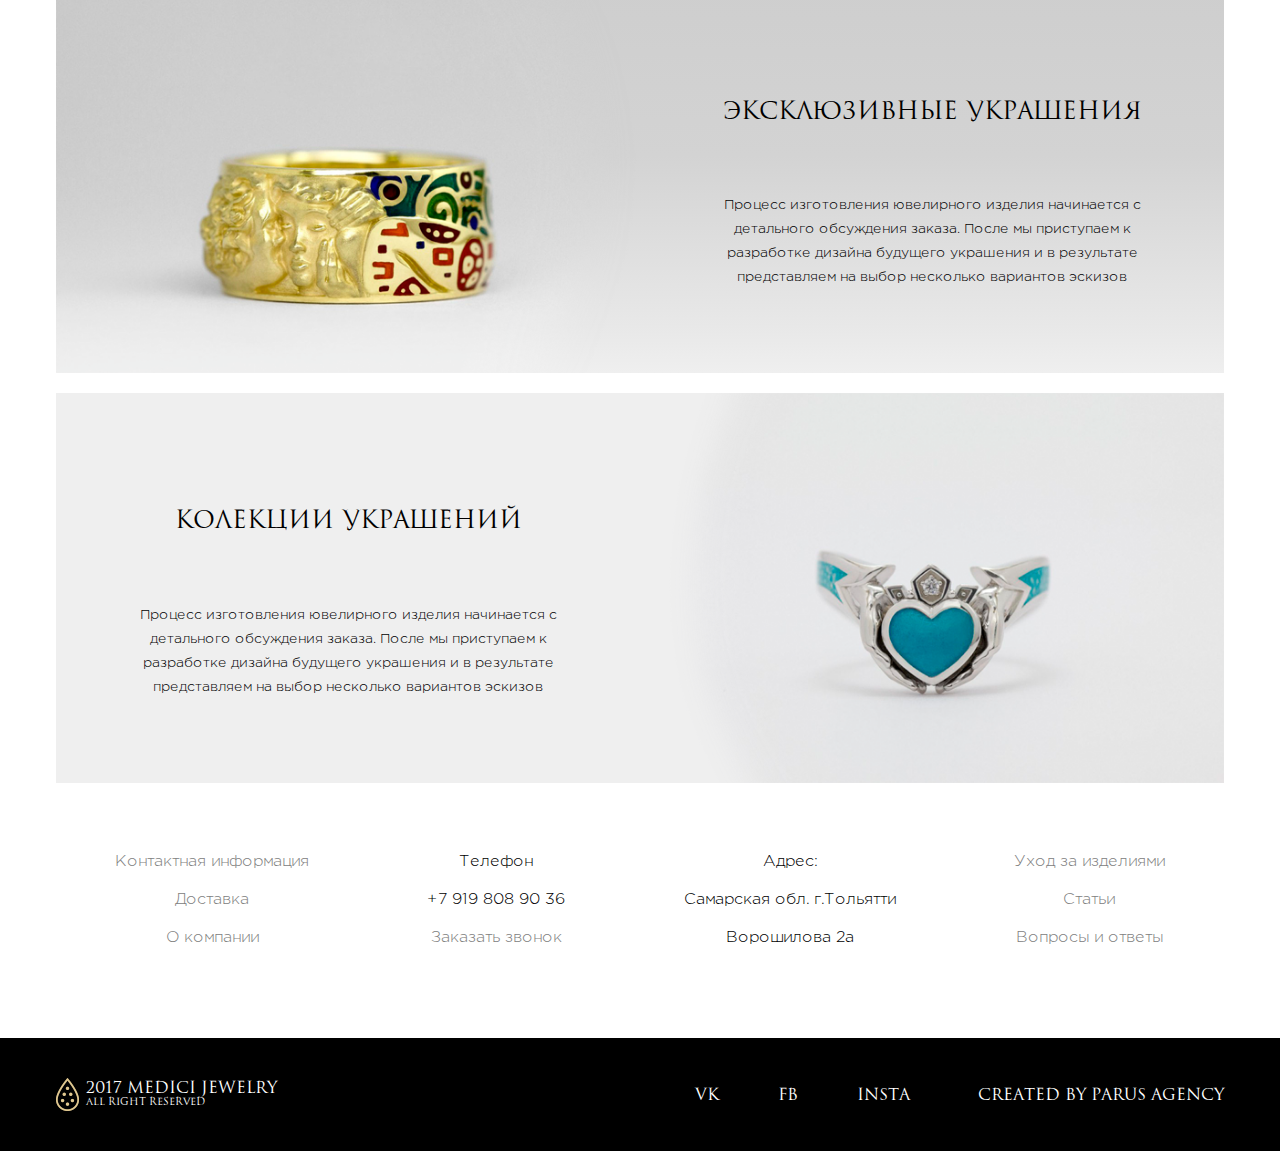
<file: medici/index.html>
<!DOCTYPE html>
<html lang="en">
<head>
    <meta charset="UTF-8">
    <meta name="viewport" content="width=device-width, initial-scale=1.0">
    <meta http-equiv="X-UA-Compatible" content="ie=edge">
    <link rel="stylesheet" href="normalize.css">
    <link rel="stylesheet" href="bundle.min.css">
    <title>Document</title>
</head>
<body>
    <header class="viewport header">
        <nav class="header__nav">меню</nav>
        <img src="img/header-logo.svg" alt="MEDICI" class="header__logo">
        <div class="header__contacts">+7 919 808 90 36</div>
    </header>
    <section class="content viewport">
        <div class="content__article">
            <h2 class="article__heading">Эскиз</h2>
            <p class="article__paragraph">Процесс изготовления ювелирного изделия начинается с детального обсуждения заказа. После мы приступаем к разработке дизайна будущего украшения и в результате представляем на выбор несколько вариантов эскизов</p>
        </div>
        <div class="content__article">
            <h2 class="article__heading">Производство</h2>
            <p class="article__paragraph">В процессе создания клиент может вносить свои правки и предложения в 3Д модель своего будущего украшения, в процессе такого сотворчества заказчик получает украшение полностью удволетворяющее его пожеланиям.</p>
        </div>
        <div class="content__article">
            <h2 class="article__heading">Доставка</h2>
            <p class="article__paragraph">Доставка осуществляется по всей России и СНГ курьерской службой "лично в руки": SPSR, CDEK, EMS или любой другой на Ваш выбор. После того, как украшение отправится к вам, мы пришлем номер накладной для отслеживания отправления</p>
        </div>
    </section>
    <section class="banner viewport">
        <h1 class="banner__title">Коллекция украшений</h1>
    </section>
    <section class="viewport gallery">
        <article class="gallery__article">
            <img src="img/ring1.png" alt="" class="article__image">
            <div class="article__description">
                <h2 class="article__header">Обручальные кольца</h2>
                <p class="article__paragraph">Процесс изготовления ювелирного изделия начинается с детального обсуждения заказа. После мы приступаем к разработке дизайна будущего украшения и в результате представляем на выбор несколько вариантов эскизов</p>
            </div>
        </article>
        <article class="gallery__article">
            <img src="img/ring2.png" alt="" class="article__image">
            <div class="article__description">
                <h2 class="article__header">Помолвочные кольца</h2>
                <p class="article__paragraph">Процесс изготовления ювелирного изделия начинается с детального обсуждения заказа. После мы приступаем к разработке дизайна будущего украшения и в результате представляем на выбор несколько вариантов эскизов</p>
            </div>
        </article>
        <article class="gallery__article">
            <img src="img/ring3.png" alt="" class="article__image">
            <div class="article__description">
                <h2 class="article__header">Эксклюзивные украшения</h2>
                <p class="article__paragraph">Процесс изготовления ювелирного изделия начинается с детального обсуждения заказа. После мы приступаем к разработке дизайна будущего украшения и в результате представляем на выбор несколько вариантов эскизов</p>
            </div>
        </article>
        <article class="gallery__article">
            <img src="img/ring4.png" alt="" class="article__image">
            <div class="article__description">
                <h2 class="article__header">Колекции украшений</h2>
                <p class="article__paragraph">Процесс изготовления ювелирного изделия начинается с детального обсуждения заказа. После мы приступаем к разработке дизайна будущего украшения и в результате представляем на выбор несколько вариантов эскизов</p>
            </div>
        </article>
    </section>
    <section class="sitemap viewport">
        <div class="sitemap__column">
            <a href="#">Контактная информация</a>
            <a href="#">Доставка</a>
            <a href="#">О компании</a>
        </div>
        <div class="sitemap__column">
            <span>Телефон</span>
            <span>+7 919 808 90 36</span>
            <a href="#">Заказать звонок</a>
        </div>
        <div class="sitemap__column">
            <span>Адрес:</span>
            <span>Самарская обл. г.Тольятти</span>
            <span>Ворошилова 2а</span>
        </div>
        <div class="sitemap__column">
            <a href="#">Уход за изделиями</a>
            <a href="#">Статьи</a>
            <a href="#">Вопросы и ответы</a>
        </div>
    </section>
    <footer class="footer">
        <div class="footer__wrap viewport">
            <div class="footer__logo">
                <img class="logo__image" src="img/footer-logo.svg" alt="">
                <span>2017 Medici jewelry</span>
                <span>All right reserved</span>
            </div>
            <div class="footer__social">
                <a href="#">vk</a>
                <a href="#">fb</a>
                <a href="#">insta</a>
            </div>
            <div class="footer__parus">
                Created by Parus Agency 
            </div>
        </div>
    </footer>
</body>
</html>
</file>
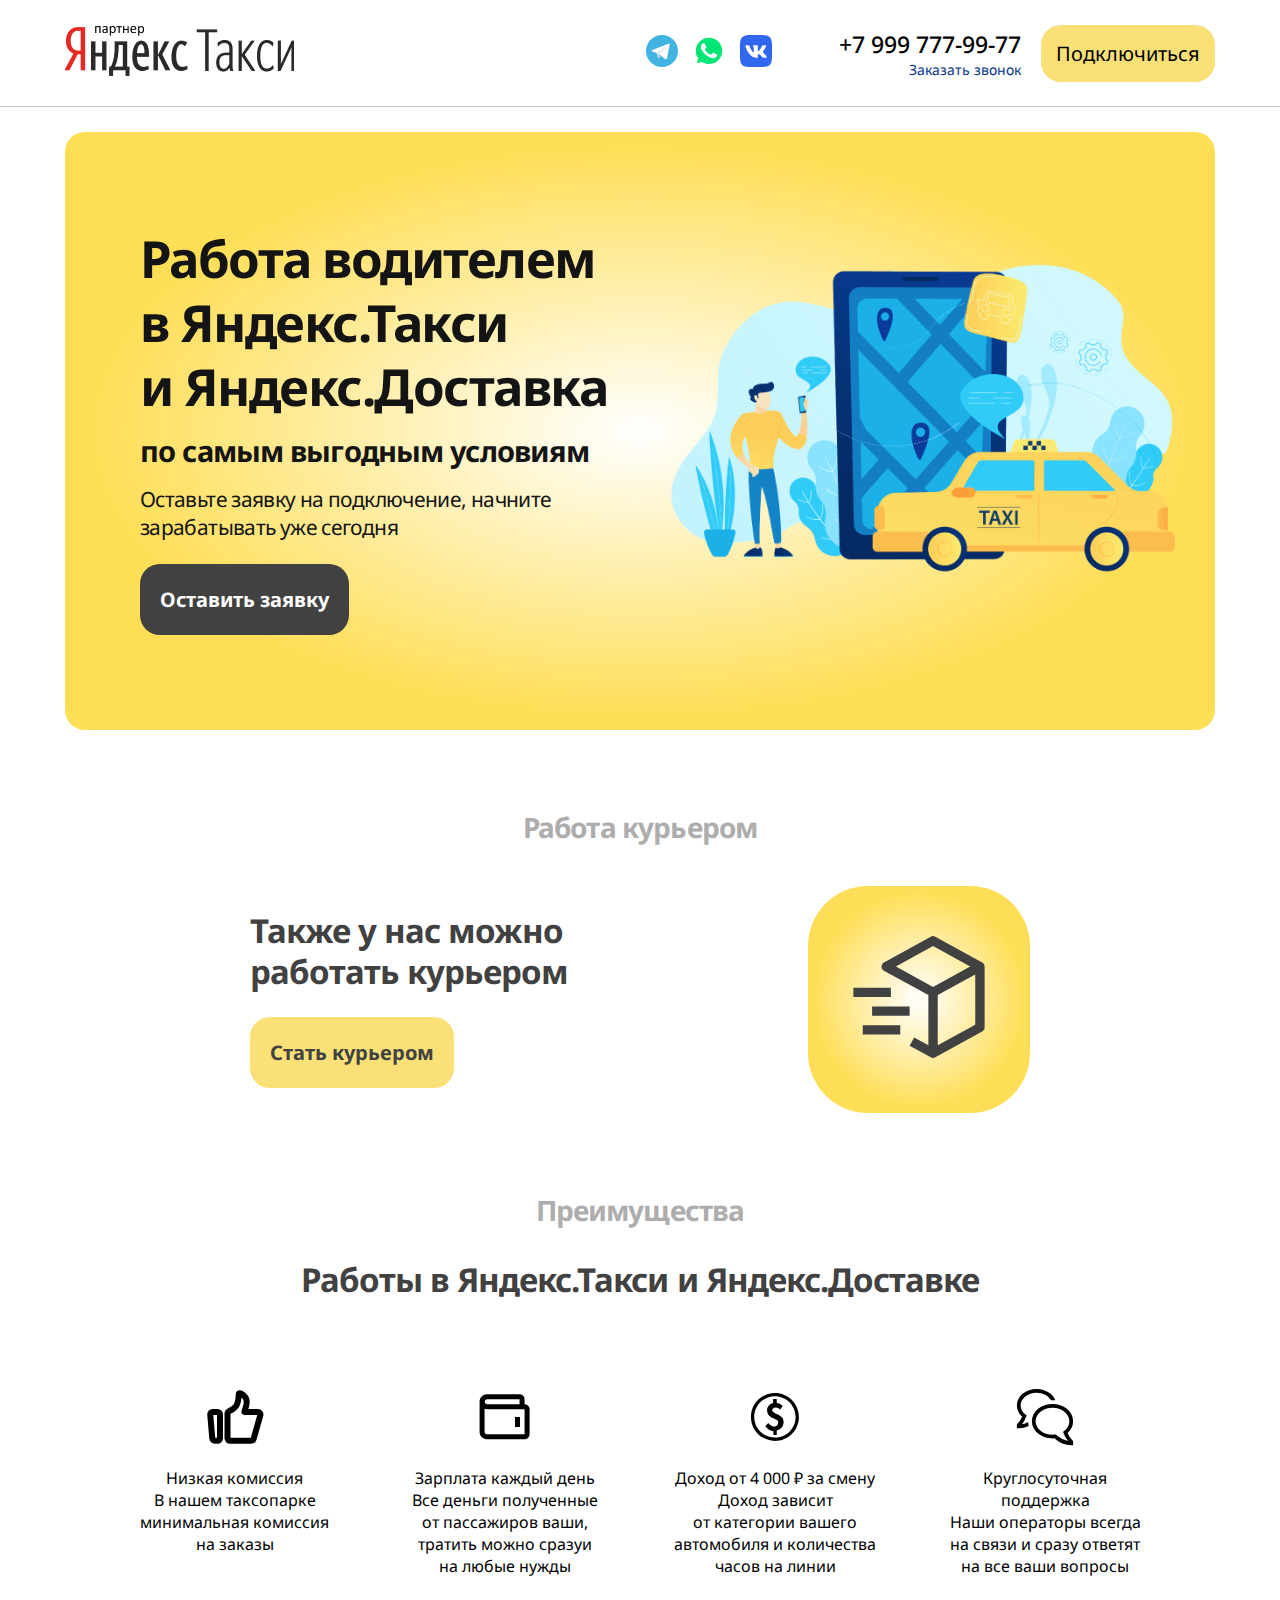
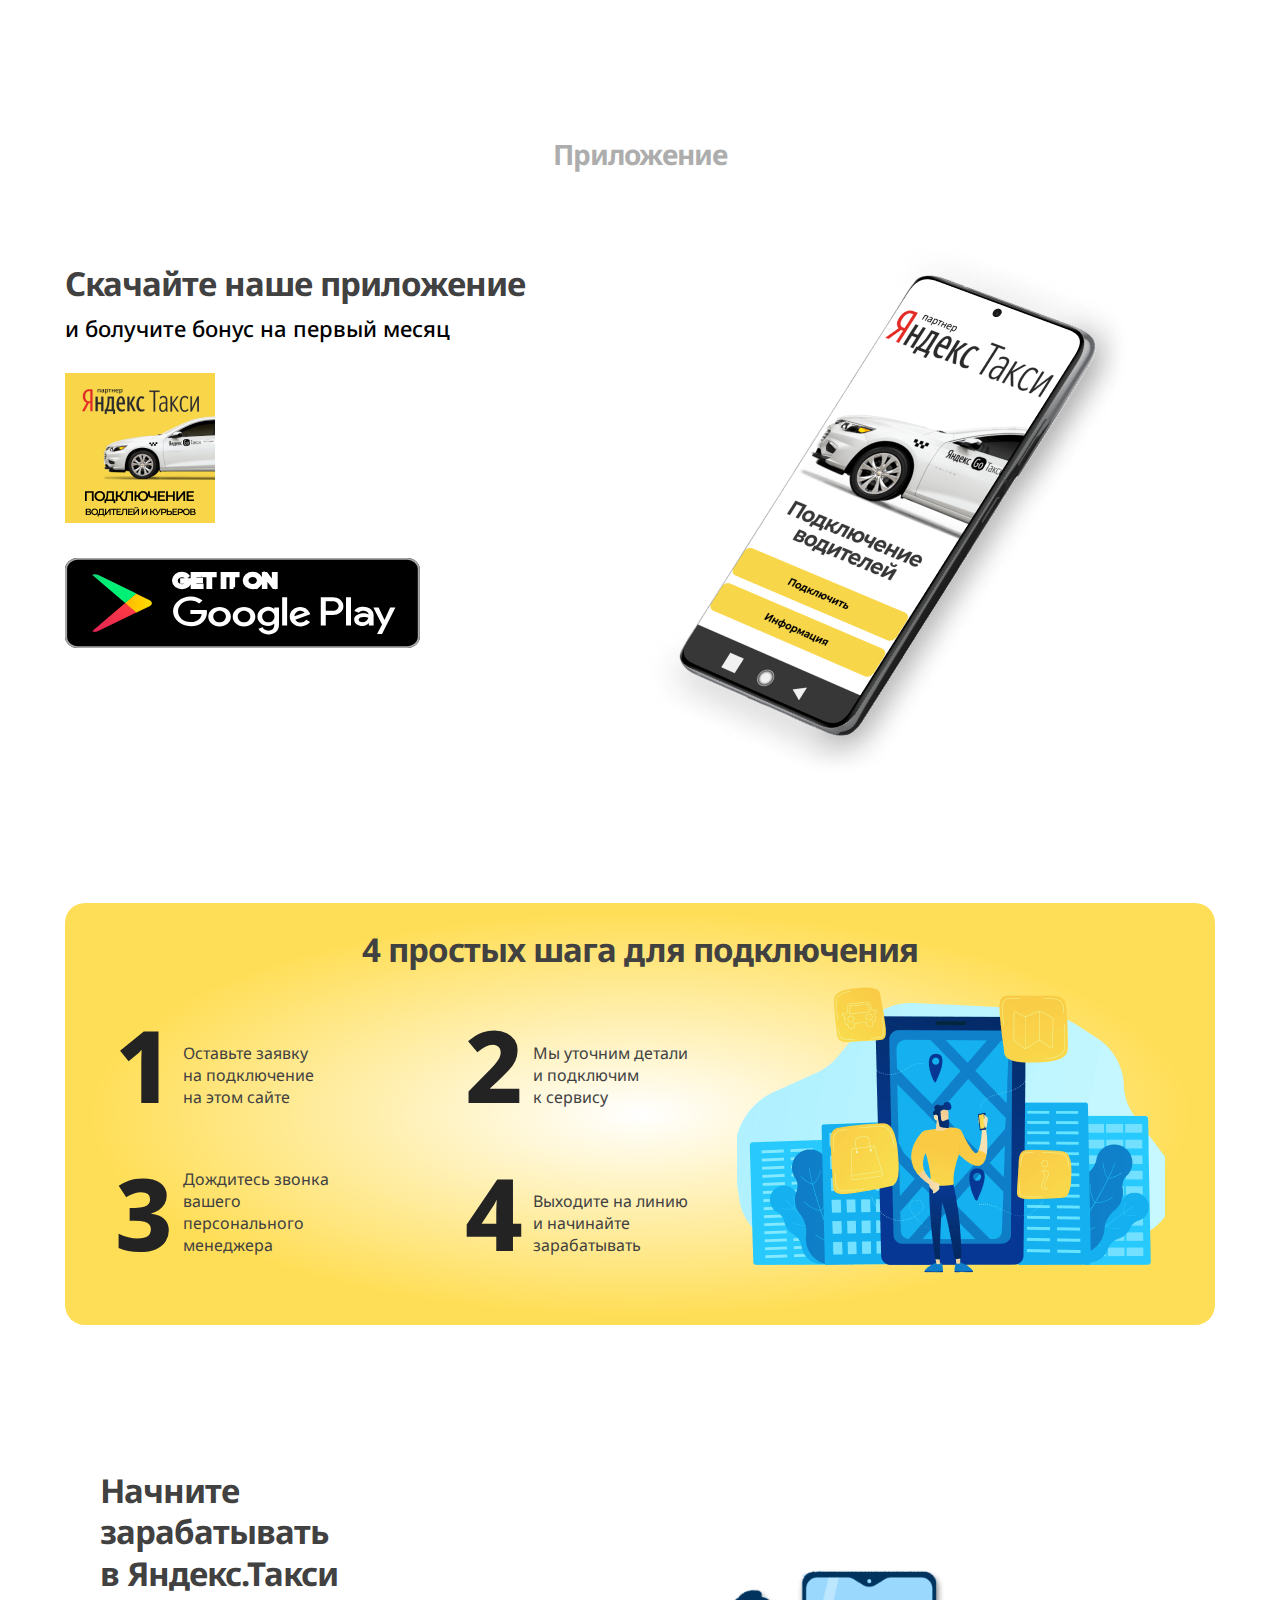
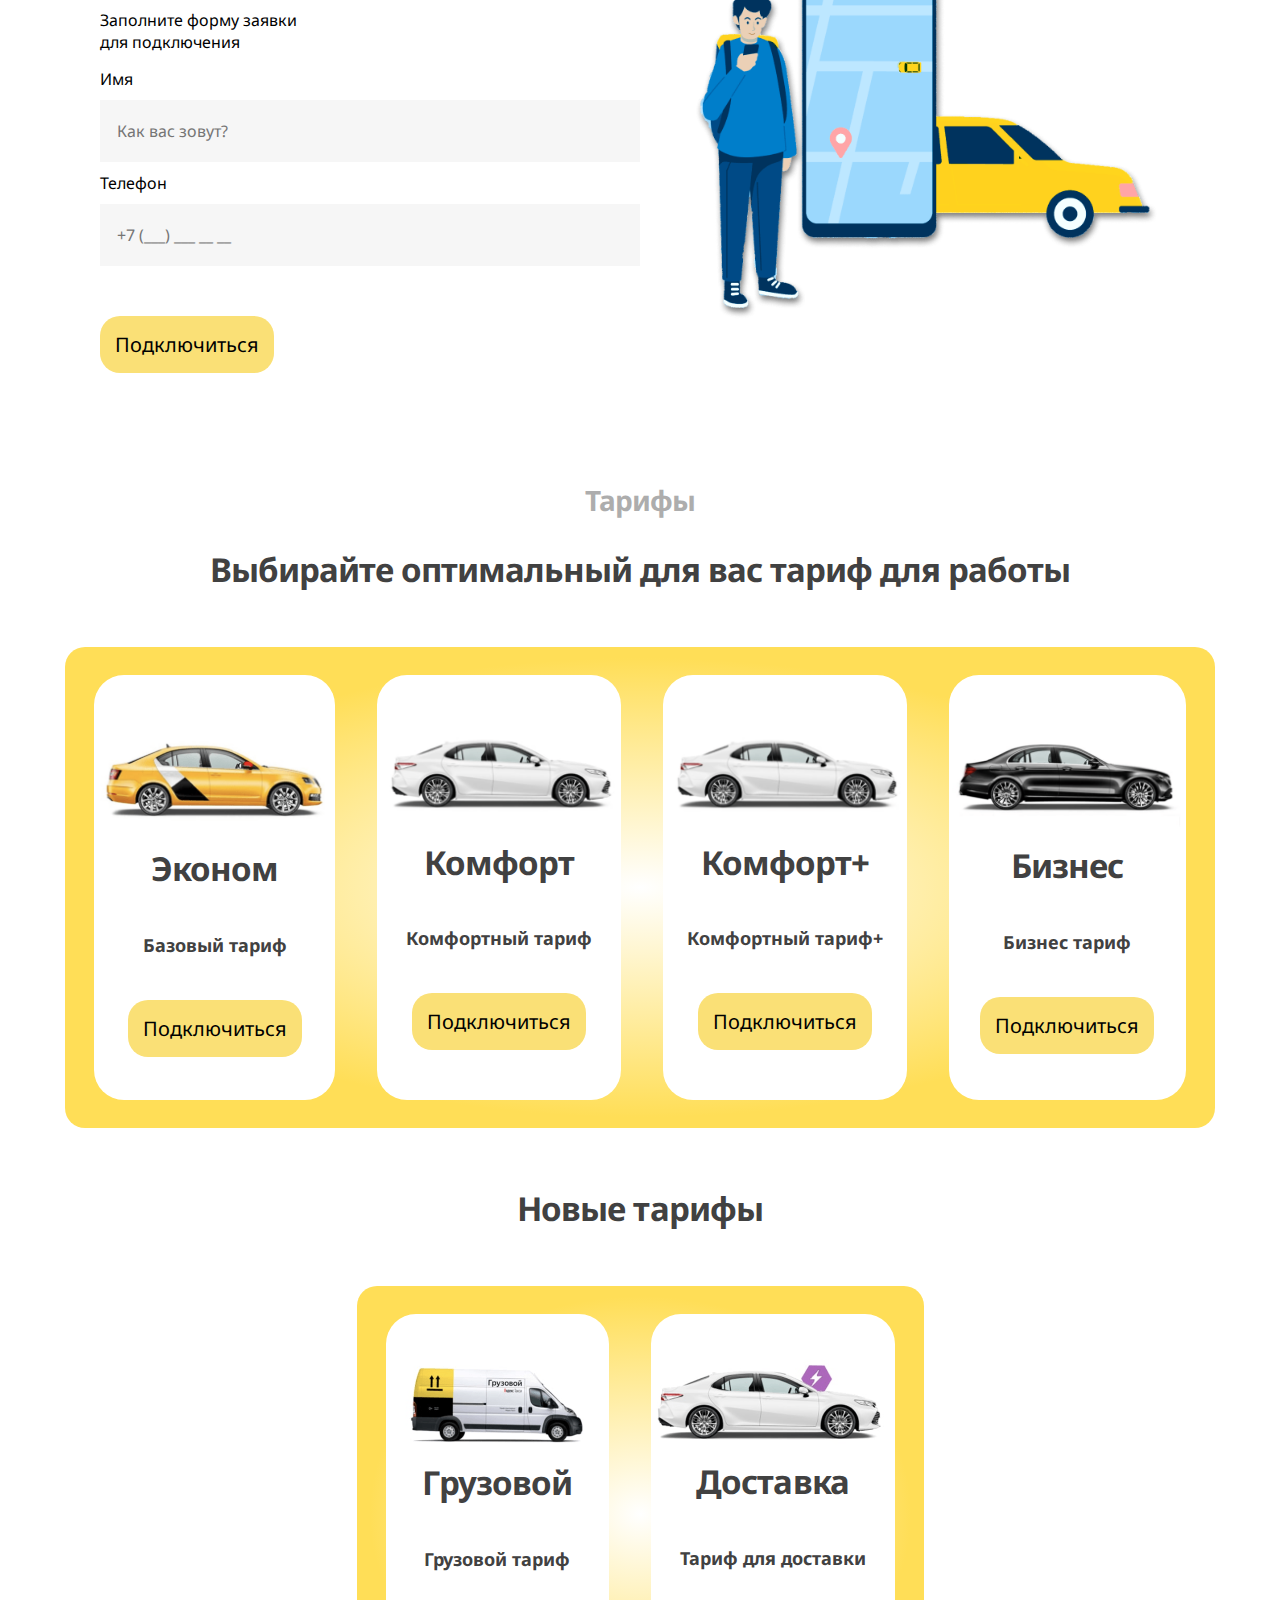
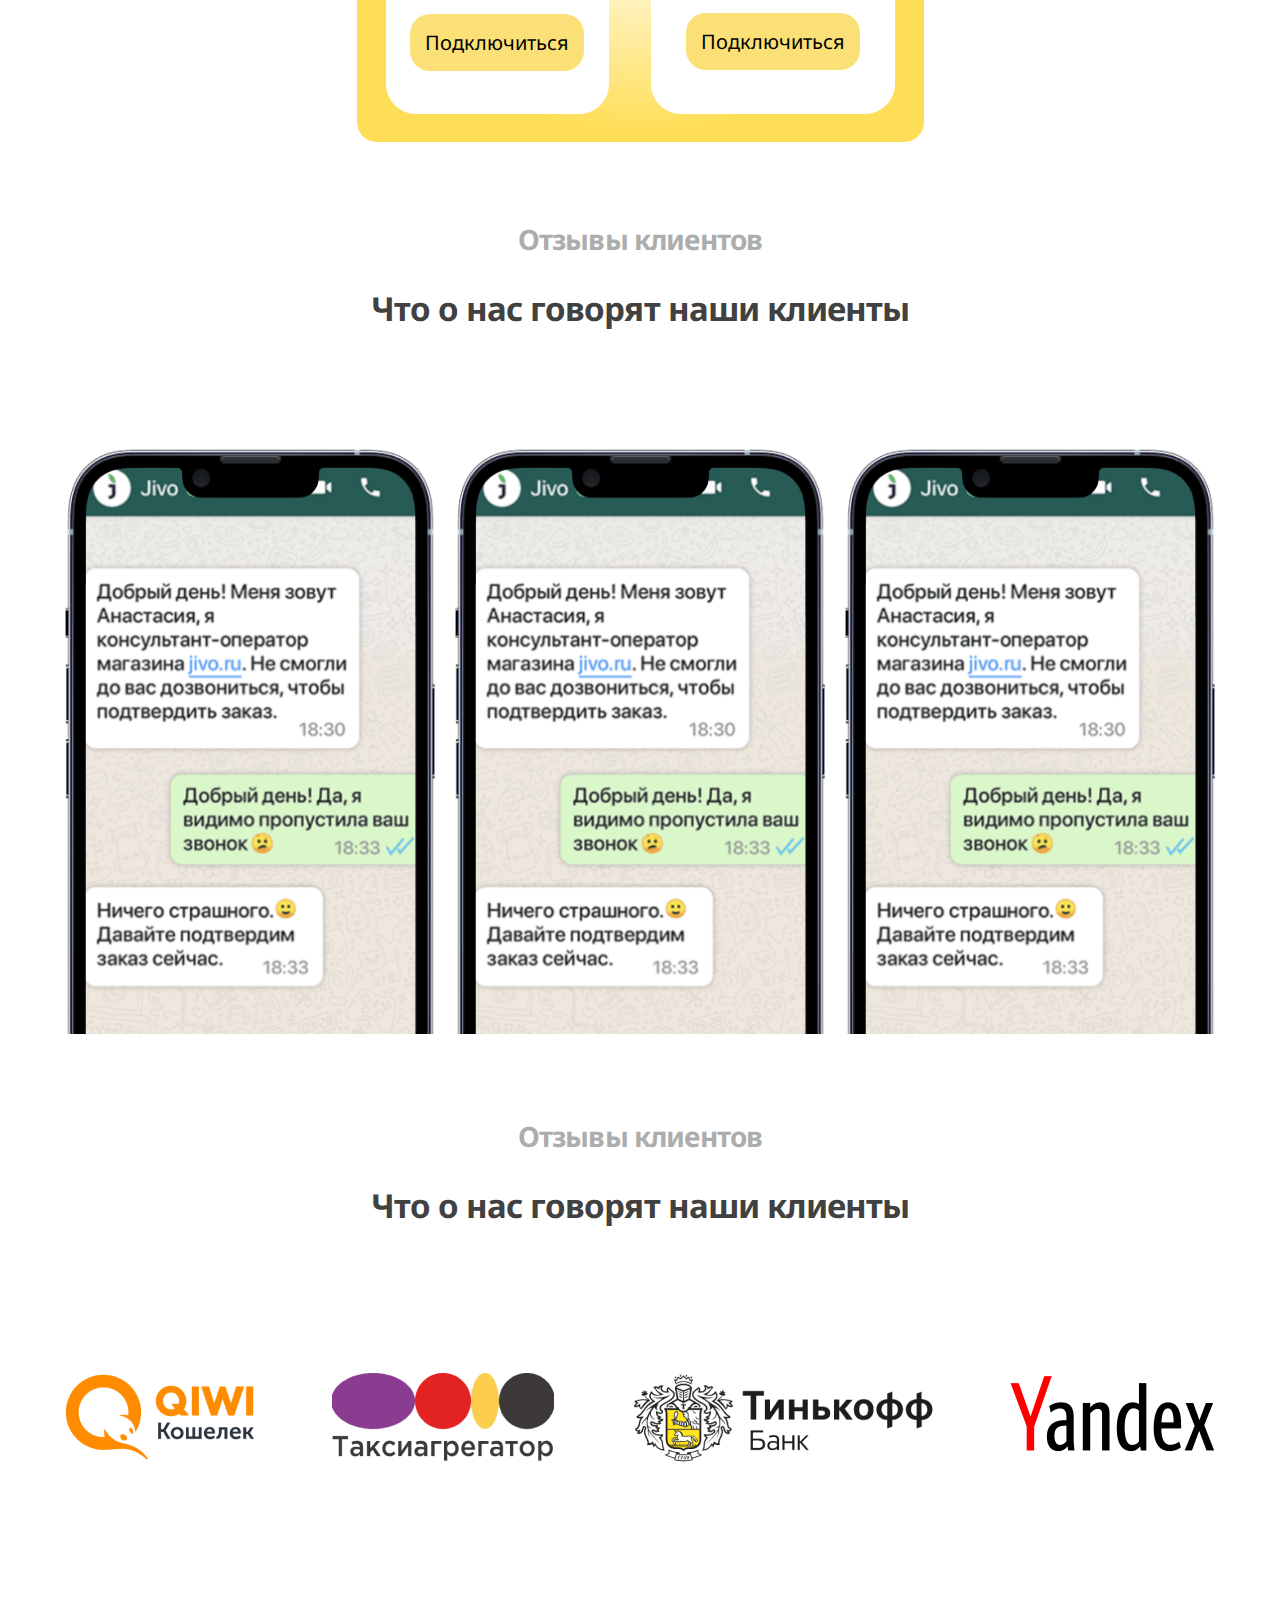
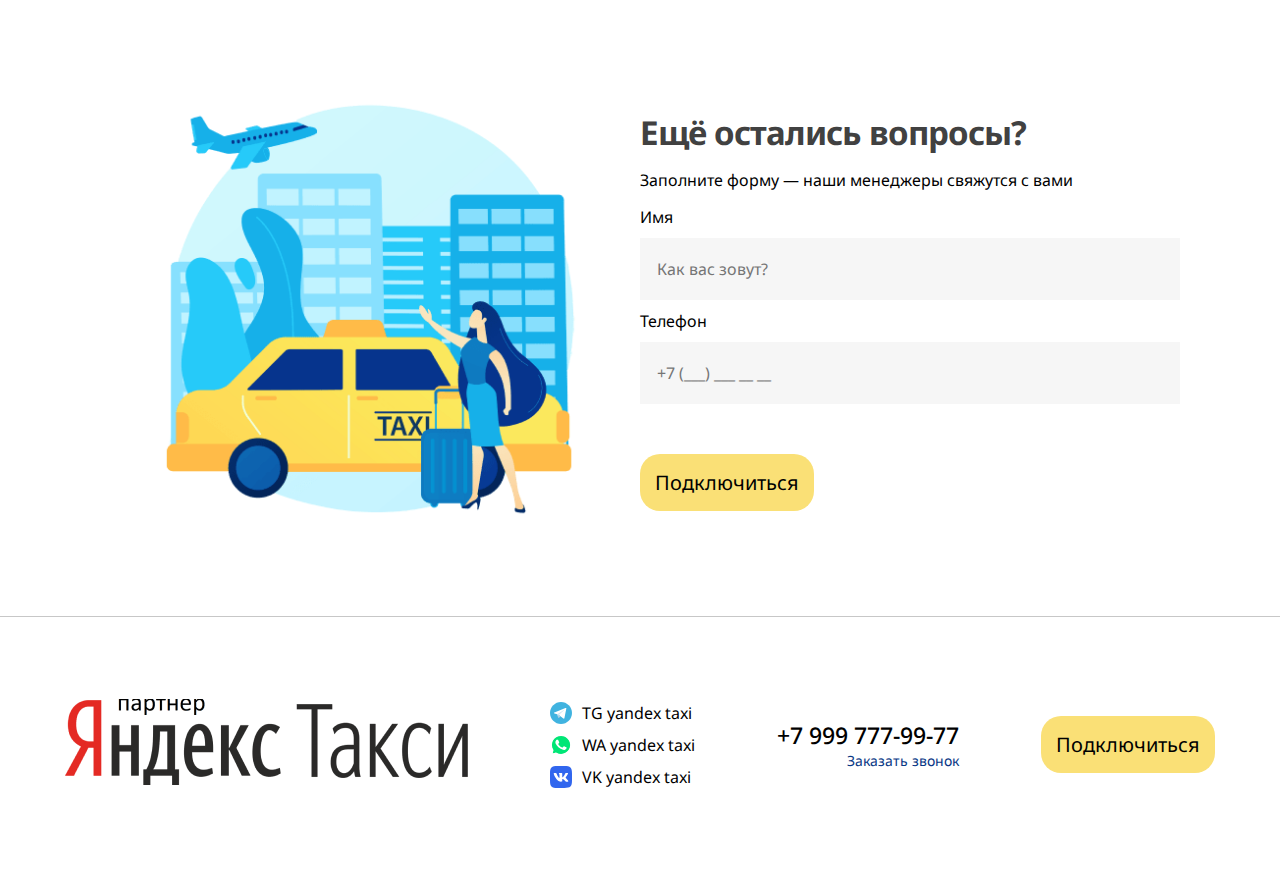
<file: taxi/index.html>
<!DOCTYPE html>
<html lang="ru">
	<head>
		<meta charset="UTF-8">
		<meta http-equiv="X-UA-Compatible" content="IE=edge">
		<meta name="viewport" content="width=device-width, initial-scale=1.0">
		<title>taxi</title>
		<link rel="stylesheet" href="css/app.min.css">
	</head>
	<body>
		<div class="wrapper">
			<header class="header">
				<a href="/" class="header__logo">
					<img src="images/dest/logo.png" alt="logo">
				</a>
				<div class="header__contacts">
					<div class="header__contacts-social">
						<a href="#" class="header__contacts-social-item">
							<svg xmlns="http://www.w3.org/2000/svg" width="32" height="32" fill="none"><path d="M16 0C7.163 0 0 7.163 0 16s7.163 16 16 16 16-7.163 16-16S24.837 0 16 0Z" fill="#40B3E0"/><path d="m23.785 9.204-2.858 14.409s-.4.999-1.498.52l-6.595-5.057-2.398-1.159-4.037-1.359s-.62-.22-.68-.7c-.06-.479.7-.739.7-.739l16.047-6.295s1.32-.58 1.32.38" fill="#fff"/><path d="M12.327 23.45s-.192-.017-.432-.777-1.459-4.756-1.459-4.756l9.692-6.155s.56-.34.54 0c0 0 .1.06-.2.34-.3.28-7.614 6.854-7.614 6.854" fill="#D2E5F1"/><path d="m15.363 21.015-2.609 2.378s-.204.154-.427.058l.5-4.418" fill="#B5CFE4"/></svg>
						</a>
						<a href="#" class="header__contacts-social-item">
							<svg xmlns="http://www.w3.org/2000/svg" width="32" height="32" fill="none"><g clip-path="url(#a)"><path d="m8.458 27.407.523.258c2.18 1.293 4.621 1.896 7.063 1.896 7.673 0 13.951-6.205 13.951-13.79 0-3.619-1.482-7.153-4.098-9.738a13.933 13.933 0 0 0-9.853-4.05C8.37 1.982 2.093 8.186 2.18 15.857c0 2.585.785 5.085 2.092 7.24l.35.517-1.396 5.084 5.232-1.293Z" fill="#00E676"/><path d="M27.38 4.654C24.414 1.638 20.315 0 16.13 0 7.237 0 .087 7.153.174 15.858c0 2.758.785 5.43 2.093 7.843L0 31.888l8.458-2.154c2.354 1.292 4.97 1.896 7.586 1.896C24.85 31.63 32 24.476 32 15.772c0-4.223-1.657-8.188-4.622-11.118ZM16.13 28.958c-2.354 0-4.709-.603-6.714-1.81l-.523-.258-5.057 1.293 1.307-4.913-.348-.517C.959 16.633 2.79 8.533 9.068 4.74 15.346.948 23.455 2.758 27.292 8.963c3.836 6.206 2.005 14.22-4.273 18.013-2.005 1.293-4.446 1.982-6.888 1.982Zm7.673-9.566-.959-.431s-1.395-.603-2.267-1.034c-.087 0-.174-.087-.262-.087-.261 0-.436.087-.61.173 0 0-.087.086-1.308 1.465a.48.48 0 0 1-.436.258h-.087c-.087 0-.262-.086-.349-.172l-.436-.172c-.959-.431-1.83-.948-2.528-1.638-.175-.172-.436-.345-.61-.517-.611-.603-1.222-1.293-1.658-2.068l-.087-.173c-.087-.086-.087-.172-.174-.344 0-.173 0-.345.087-.431 0 0 .349-.431.61-.69.175-.172.262-.43.436-.603.175-.259.262-.603.175-.862-.087-.431-1.134-2.758-1.395-3.275-.175-.259-.349-.345-.61-.431h-.96c-.174 0-.348.086-.523.086l-.087.086c-.175.087-.349.259-.523.345-.175.173-.262.345-.436.517-.61.776-.96 1.724-.96 2.672 0 .69.175 1.379.436 1.982l.088.259a14.362 14.362 0 0 0 3.226 4.395l.349.345c.261.258.523.43.697.69 1.831 1.55 3.924 2.671 6.278 3.275.262.086.61.086.872.172h.872c.436 0 .96-.172 1.308-.345.262-.172.436-.172.61-.345l.175-.172c.174-.172.349-.259.523-.43.174-.173.349-.346.436-.518.174-.345.262-.776.349-1.207v-.603s-.087-.086-.262-.172Z" fill="#fff"/></g><defs><clipPath id="a"><path fill="#fff" d="M0 0h32v32H0z"/></clipPath></defs></svg>
						</a>
						<a href="#" class="header__contacts-social-item">
							<svg xmlns="http://www.w3.org/2000/svg" width="32" height="32" fill="none"><path d="M20.912 0h-9.823C2.125 0 0 2.125 0 11.089v9.823c0 8.964 2.125 11.089 11.089 11.089h9.823c8.964 0 11.089-2.125 11.089-11.089v-9.823C32.001 2.125 29.855 0 20.912 0Zm4.922 22.828h-2.323c-.88 0-1.151-.698-2.734-2.302-1.375-1.333-1.984-1.51-2.323-1.51-.479 0-.615.135-.615.792v2.099c0 .563-.177.901-1.667.901-2.464 0-5.198-1.49-7.115-4.266-2.891-4.068-3.682-7.115-3.682-7.745 0-.339.135-.656.786-.656h2.328c.589 0 .813.271 1.042.901 1.151 3.323 3.068 6.234 3.859 6.234.292 0 .427-.135.427-.88v-3.432c-.089-1.583-.922-1.719-.922-2.281 0-.271.224-.542.583-.542h3.661c.495 0 .677.271.677.854v4.63c0 .5.224.677.359.677.292 0 .542-.177 1.083-.719 1.672-1.875 2.87-4.766 2.87-4.766.156-.339.427-.656 1.016-.656h2.328c.698 0 .854.359.698.859-.292 1.354-3.141 5.375-3.141 5.375-.245.406-.339.583 0 1.036.25.339 1.063 1.042 1.604 1.672.995 1.13 1.76 2.078 1.964 2.734.229.651-.109.99-.766.99l.003.001Z" fill="#3166EE"/></svg>
						</a>
					</div>
					<div class="header__contacts-phone">
						<a href="tel:+79997779977" class="header__contacts-phone-number">+7 999 777-99-77</a>
						<a href="#" class="header__contacts-phone-callback">Заказать звонок</a>
					</div>
					<div class="header__contacts__connect">
						<a href="#" class="button">Подключиться</a>
					</div>
				</div>
			</header>
			<section class="banner">
				<div class="banner__content">
					<div class="banner__title">Работа водителем в Яндекс.Такси и Яндекс.Доставка </div>
					<div class="banner__subtitle">по самым выгодным условиям</div>
					<div class="banner__text">Оставьте заявку на подключение, начните зарабатывать уже сегодня</div>
					<a href="#" class="button button_second">Оставить заявку</a>
				</div>
				<div class="banner__image">
					<img src="images/dest/banner.png" alt="banner">
				</div>
			</section>
			<section class="delivery">
				<div class="delivery__title title text-center">Работа курьером</div>
				<div class="delivery__inner">
					<div class="delivery__content">
						<div class="delivery__subtitle subtitle">Также у нас можно работать курьером</div>
						<a href="#" class="button button_third">Стать курьером</a>
					</div>
					<div class="delivery__icon">
						<svg xmlns="http://www.w3.org/2000/svg" width="150" height="150" viewBox="0 0 150 150" fill="none">
							<path d="M138.197 40.4249L91.3219 14.6437C90.6297 14.2629 89.8525 14.0632 89.0625 14.0632C88.2725 14.0632 87.4953 14.2629 86.8031 14.6437L39.9281 40.4249C39.1932 40.8296 38.5803 41.4241 38.1535 42.1463C37.7266 42.8686 37.5015 43.6922 37.5015 44.5312C37.5015 45.3702 37.7266 46.1937 38.1535 46.916C38.5803 47.6383 39.1932 48.2328 39.9281 48.6374L84.375 73.0827V123.328L70.1438 115.5L65.625 123.708L86.8031 135.356C87.495 135.738 88.2723 135.938 89.0625 135.938C89.8527 135.938 90.63 135.738 91.3219 135.356L138.197 109.575C138.932 109.17 139.545 108.576 139.972 107.854C140.399 107.132 140.625 106.308 140.625 105.469V44.5312C140.625 43.6921 140.399 42.8684 139.972 42.1461C139.545 41.4238 138.932 40.8294 138.197 40.4249ZM89.0625 24.1031L126.211 44.5312L89.0625 64.9593L51.9141 44.5312L89.0625 24.1031ZM131.25 102.698L93.75 123.323V73.0781L131.25 52.4531V102.698Z" fill="#414141"/>
							<path d="M46.875 75H9.375V65.625H46.875V75Z" fill="#414141"/>
							<path d="M56.25 112.5H18.75V103.125H56.25V112.5Z" fill="#414141"/>
							<path d="M65.625 93.75H28.125V84.375H65.625V93.75Z" fill="#414141"/>
						</svg>
					</div>
				</div>
			</section>
			<section class="advantages">
				<div class="advantages__title title text-center">Преимущества</div>
				<div class="advantages__subtitle subtitle text-center">Работы в Яндекс.Такси и Яндекс.Доставке</div>
				<div class="advantages__list">
					<div class="advantages__item">
						<svg xmlns="http://www.w3.org/2000/svg" width="60" height="60" fill="none"><path d="M5.236 27.716A2.5 2.5 0 0 1 7.726 25H12.5a2.5 2.5 0 0 1 2.5 2.5v23.75a2.5 2.5 0 0 1-2.5 2.5H9.792a2.5 2.5 0 0 1-2.49-2.284l-2.066-23.75v0Zm17.264-.997c0-1.045.65-1.98 1.594-2.425 2.061-.973 5.572-2.927 7.156-5.568 2.041-3.405 2.426-9.556 2.489-10.965.009-.197.004-.395.03-.59.339-2.441 5.05.41 6.856 3.425.981 1.635 1.106 3.784 1.004 5.463-.111 1.795-.638 3.528-1.154 5.251l-1.1 3.671h13.571a2.5 2.5 0 0 1 2.407 3.179L48.64 51.93a2.501 2.501 0 0 1-2.407 1.82H25a2.5 2.5 0 0 1-2.5-2.5V26.719Z" stroke="#000" stroke-width="6" stroke-linecap="round" stroke-linejoin="round"/></svg>
						<div class="advantages__text">Низкая комиссия<br> В нашем таксопарке минимальная комиссия на заказы</div>
					</div>
					<div class="advantages__item">
						<svg xmlns="http://www.w3.org/2000/svg" width="60" height="60" fill="none"><path d="M40 30h5v10h-5V30Z" fill="#000"/><path d="M49.58 17.328v-5c0-2.757-2.242-5-5-5h-32.5c-4.135 0-7.5 3.365-7.5 7.5v30c0 5.503 4.485 7.5 7.5 7.5h37.5c2.758 0 5-2.242 5-5v-25c0-2.757-2.242-5-5-5Zm-37.5-5h32.5v5h-32.5a2.502 2.502 0 0 1 0-5Zm37.5 35H12.11c-1.155-.03-2.53-.487-2.53-2.5V21.866c.785.282 1.618.462 2.5.462h37.5v25Z" fill="#000"/></svg>
						<div class="advantages__text">Зарплата каждый день<br> Все деньги полученные от пассажиров ваши, тратить можно сразуи на любые нужды</div>
					</div>
					<div class="advantages__item">
						<svg xmlns="http://www.w3.org/2000/svg" width="60" height="60" fill="none"><path d="M31.721 26.921c-1.2-.3-2.4-.9-3.3-1.8-.9-.3-1.2-1.2-1.2-1.8 0-.6.3-1.5.9-1.8.9-.6 1.8-1.2 2.7-.9 1.8 0 3.3.9 4.2 2.1l2.7-3.6c-.9-.9-1.8-1.5-2.7-2.1-.9-.6-2.1-.9-3.3-.9v-4.2h-3.6v4.2c-1.5.3-3 1.2-4.2 2.4-1.2 1.5-2.1 3.3-1.8 5.1 0 1.8.6 3.6 1.8 4.8 1.5 1.5 3.6 2.4 5.4 3.3.9.3 2.1.9 3 1.5.6.6.9 1.5.9 2.4 0 .9-.3 1.8-.9 2.7-.9.9-2.1 1.2-3 1.2-1.2 0-2.7-.3-3.6-1.2-.9-.6-1.8-1.5-2.4-2.4l-3 3.3c.9 1.2 1.8 2.1 3 3 1.5.9 3.3 1.8 5.1 1.8v3.9h3.3v-4.5c1.8-.3 3.3-1.2 4.5-2.4 1.5-1.5 2.4-3.9 2.4-6 0-1.8-.6-3.9-2.1-5.1-1.5-1.5-3-2.4-4.8-3Zm-1.8-21c-13.2 0-24 10.8-24 24s10.8 24 24 24 24-10.8 24-24-10.8-24-24-24Zm0 44.7c-11.4 0-20.7-9.3-20.7-20.7 0-11.4 9.3-20.7 20.7-20.7 11.4 0 20.7 9.3 20.7 20.7 0 11.4-9.3 20.7-20.7 20.7Z" fill="#000"/></svg>
						<div class="advantages__text">Доход от 4 000 ₽ за смену<br> Доход зависит от категории вашего автомобиля и количества часов на линии</div>
					</div>
					<div class="advantages__item">
						<svg xmlns="http://www.w3.org/2000/svg" width="60" height="60" fill="none"><path d="M52.524 45.997c3.576-3.188 5.602-7.436 5.602-11.845 0-4.686-2.194-9.068-6.177-12.34-3.877-3.184-9.008-4.937-14.449-4.937-5.441 0-10.572 1.753-14.448 4.937-3.983 3.272-6.177 7.654-6.177 12.34 0 4.685 2.194 9.068 6.177 12.34 3.876 3.183 9.007 4.937 14.448 4.937.725 0 1.455-.032 2.178-.096l1.236 1.071a23.42 23.42 0 0 0 15.336 5.721h1.875v-3.991l-.55-.55a23.34 23.34 0 0 1-5.051-7.587ZM43.37 49.57l-2.48-2.149-.827.101c-.85.104-1.706.157-2.563.157-9.305 0-16.875-6.069-16.875-13.527 0-7.459 7.57-13.527 16.875-13.527s16.875 6.068 16.875 13.527c0 3.716-1.854 7.185-5.22 9.768l-1.08.829.498 1.41a27.1 27.1 0 0 0 4.44 7.948 19.668 19.668 0 0 1-9.643-4.537Z" fill="#000"/><path d="M7.053 37.204a25.84 25.84 0 0 0 4.079-7.385l.495-1.404-1.08-.828c-3.174-2.436-4.922-5.705-4.922-9.205 0-7.034 7.15-12.757 15.938-12.757 6.465 0 12.043 3.097 14.54 7.535a28.37 28.37 0 0 1 4.19.102c-.965-2.5-2.641-4.783-4.945-6.675-3.699-3.039-8.594-4.712-13.785-4.712-5.192 0-10.087 1.673-13.786 4.712-3.806 3.126-5.902 7.315-5.902 11.795 0 4.195 1.916 8.237 5.303 11.278a22.077 22.077 0 0 1-4.754 7.117l-.549.549v3.924H3.75a22.34 22.34 0 0 0 9.988-2.358 18.39 18.39 0 0 1-.594-3.943 18.601 18.601 0 0 1-6.091 2.255Z" fill="#000"/></svg>
						<div class="advantages__text">Круглосуточная поддержка<br> Наши операторы всегда на связи и сразу ответят на все ваши вопросы</div>
					</div>
				</div>
			</section>
			<section class="application">
				<div class="application__title title text-center">Приложение</div>
				<div class="application__inner">
					<div class="application__content">
						<div class="application__subtitle subtitle">Скачайте наше приложение</div>
						<div class="application__text text">и болучите бонус на первый месяц</div>
						<a href="#" class="application__connect">
							<img src="images/dest/partner.jpg" alt="">
						</a>
						<a href="#" class="application__gp">
							<svg xmlns="http://www.w3.org/2000/svg" width="355" height="90" fill="none"><path d="M341.745 89.991H13.144C5.784 89.991 0 85.041 0 78.742V11.25C0 4.949 5.783 0 13.144 0h328.601c7.361 0 13.144 4.95 13.144 11.249v67.493c0 6.3-5.783 11.25-13.144 11.25Z" fill="#000"/><path d="M341.745 1.8c6.047 0 11.041 4.274 11.041 9.449v67.493c0 5.175-4.994 9.45-11.041 9.45H13.144c-6.046 0-11.041-4.275-11.041-9.45V11.25c0-5.175 4.995-9.45 11.041-9.45h328.601Zm0-1.8H13.144C5.784 0 0 5.175 0 11.249v67.493c0 6.3 5.783 11.25 13.144 11.25h328.601c7.361 0 13.144-4.95 13.144-11.25V11.25c0-6.076-5.783-11.25-13.144-11.25Z" fill="#A6A6A6"/><path d="M124.606 22.948c0 1.8-.526 3.375-1.841 4.5-1.577 1.35-3.417 2.024-5.783 2.024-2.366 0-4.206-.675-5.783-2.025-1.578-1.35-2.366-2.924-2.366-4.95 0-2.024.788-3.599 2.366-4.949 1.577-1.35 3.417-2.024 5.783-2.024 1.052 0 2.103.225 3.155.674 1.051.45 1.84.9 2.366 1.575l-1.315 1.125c-1.051-1.125-2.366-1.575-4.206-1.575-1.577 0-3.155.45-4.206 1.575-1.314.9-1.84 2.25-1.84 3.825 0 1.575.526 2.925 1.84 3.824 1.314.9 2.629 1.575 4.206 1.575 1.84 0 3.155-.45 4.469-1.575.789-.675 1.314-1.574 1.314-2.7h-5.783v-1.8h7.624v.9Zm12.092-5.625H129.6v4.275h6.572v1.575H129.6v4.274h7.098v1.8h-9.201V15.75h9.201v1.574Zm8.675 11.924h-2.103V17.323h-4.469v-1.575h11.041v1.575h-4.469v11.924Zm12.093 0V15.75h2.103v13.498h-2.103Zm11.041 0h-2.103V17.323h-4.469v-1.575h10.778v1.575h-4.469v11.924h.263Zm24.973-1.8c-1.577 1.35-3.417 2.025-5.783 2.025-2.366 0-4.206-.675-5.783-2.025-1.578-1.35-2.366-2.924-2.366-4.95 0-2.024.788-3.599 2.366-4.949 1.577-1.35 3.417-2.024 5.783-2.024 2.366 0 4.206.674 5.783 2.024 1.578 1.35 2.366 2.925 2.366 4.95 0 2.025-.788 3.6-2.366 4.95Zm-9.989-1.124c1.051.9 2.629 1.574 4.206 1.574 1.577 0 3.155-.45 4.206-1.574 1.052-.9 1.84-2.25 1.84-3.825 0-1.575-.526-2.925-1.84-3.825-1.051-.9-2.629-1.575-4.206-1.575-1.577 0-3.155.45-4.206 1.575-1.052.9-1.84 2.25-1.84 3.825 0 1.575.525 2.925 1.84 3.825Zm15.247 2.924V15.75h2.366l7.623 10.574V15.748h2.103v13.5h-2.103l-8.149-11.025v11.024h-1.84Z" fill="#fff" stroke="#fff" stroke-width="3.704" stroke-miterlimit="10"/><path d="M179.022 49.045c-6.309 0-11.304 4.05-11.304 9.674 0 5.4 4.995 9.674 11.304 9.674s11.304-4.05 11.304-9.674c0-5.85-4.995-9.674-11.304-9.674Zm0 15.299c-3.418 0-6.309-2.475-6.309-5.85 0-3.374 2.891-5.849 6.309-5.849 3.417 0 6.309 2.25 6.309 5.85 0 3.374-2.892 5.849-6.309 5.849Zm-24.448-15.299c-6.309 0-11.304 4.05-11.304 9.674 0 5.4 4.995 9.674 11.304 9.674s11.304-4.05 11.304-9.674c0-5.85-4.995-9.674-11.304-9.674Zm0 15.299c-3.417 0-6.309-2.475-6.309-5.85 0-3.374 2.892-5.849 6.309-5.849 3.417 0 6.309 2.25 6.309 5.85 0 3.374-2.892 5.849-6.309 5.849Zm-29.18-12.374v4.05h11.304c-.263 2.25-1.314 4.05-2.629 5.174-1.577 1.35-4.206 2.925-8.675 2.925-7.098 0-12.355-4.725-12.355-10.8 0-6.074 5.52-10.798 12.355-10.798 3.681 0 6.572 1.35 8.675 2.925l3.418-2.925c-2.892-2.25-6.572-4.05-11.83-4.05-9.464 0-17.613 6.75-17.613 14.849 0 8.1 8.149 14.848 17.613 14.848 5.258 0 8.938-1.35 12.093-4.274 3.154-2.7 4.206-6.524 4.206-9.45 0-.9 0-1.799-.263-2.474h-16.299Zm119.348 3.15c-1.051-2.25-3.68-6.075-9.464-6.075-5.783 0-10.515 3.825-10.515 9.674 0 5.4 4.732 9.674 11.041 9.674 4.995 0 8.149-2.7 9.201-4.274l-3.68-2.25c-1.315 1.575-2.892 2.7-5.521 2.7s-4.206-.9-5.52-2.925l14.984-5.4-.526-1.124Zm-15.247 3.15c0-3.6 3.417-5.625 5.783-5.625 1.841 0 3.681.9 4.206 2.025l-9.989 3.6Zm-12.355 9.223h4.994V39.371h-4.994v28.122Zm-7.887-16.423c-1.314-1.125-3.417-2.25-6.046-2.25-5.521 0-10.778 4.275-10.778 9.674 0 5.4 4.995 9.45 10.778 9.45 2.629 0 4.732-1.125 5.783-2.25h.263v1.35c0 3.6-2.366 5.624-6.046 5.624-2.892 0-4.995-1.8-5.521-3.375l-4.206 1.575c1.315 2.475 4.469 5.625 9.99 5.625 5.783 0 10.515-2.925 10.515-9.9V49.496h-4.732v1.575Zm-5.783 13.274c-3.418 0-6.309-2.475-6.309-5.85 0-3.374 2.891-5.849 6.309-5.849 3.417 0 6.046 2.475 6.046 5.85 0 3.374-2.629 5.849-6.046 5.849Zm64.143-24.973h-11.83v28.122h4.995V56.92h6.835c5.52 0 10.778-3.375 10.778-8.775s-5.258-8.774-10.778-8.774Zm.263 13.499h-7.098v-9.674h7.098c3.68 0 5.783 2.7 5.783 4.724-.263 2.475-2.366 4.95-5.783 4.95Zm30.231-4.05c-3.68 0-7.361 1.35-8.675 4.275l4.469 1.575c1.051-1.575 2.629-2.025 4.469-2.025 2.629 0 4.995 1.35 5.257 3.6v.225c-.788-.45-2.891-1.125-4.994-1.125-4.732 0-9.464 2.25-9.464 6.3 0 3.824 3.943 6.298 8.149 6.298 3.418 0 4.995-1.35 6.309-2.7h.263v2.25h4.732V56.695c-.526-4.95-4.995-7.875-10.515-7.875Zm-.526 15.524c-1.577 0-3.943-.675-3.943-2.475 0-2.25 2.892-2.925 5.258-2.925 2.103 0 3.154.45 4.469.9-.526 2.7-3.155 4.5-5.784 4.5Zm27.603-14.849-5.521 12.15h-.263l-5.783-12.15h-5.258l8.675 17.099-4.994 9.449h4.994l13.407-26.548h-5.257ZM281.02 67.493h4.994V39.371h-4.994v28.122Z" fill="#fff"/><path d="M27.34 16.873c-.789.675-1.052 1.8-1.052 3.15v49.72c0 1.35.526 2.475 1.314 3.15l.263.225 32.598-27.897v-.45L27.34 16.873Z" fill="url(#a)"/><path d="M70.978 54.67 60.2 45.446v-.675l10.778-9.224.263.225 12.88 6.3c3.681 1.799 3.681 4.724 0 6.523L70.979 54.67Z" fill="url(#b)"/><path d="m71.24 54.445-11.04-9.45-32.86 28.123c1.314 1.125 3.154 1.125 5.52.225l38.38-18.898Z" fill="url(#c)"/><path d="M71.24 35.547 32.86 16.874c-2.366-1.125-4.206-.9-5.52.225L60.2 44.995l11.04-9.45Z" fill="url(#d)"/><path opacity=".2" d="M70.978 54.22 32.86 72.668c-2.103 1.125-3.943.9-5.258 0l-.262.225.262.225c1.315.9 3.155 1.125 5.258 0L70.978 54.22Z" fill="#000"/><path opacity=".12" d="M27.34 72.668c-.789-.675-1.052-1.8-1.052-3.15v.225c0 1.35.526 2.475 1.314 3.15v-.225h-.262Zm56.782-24.747L70.978 54.22l.263.225 12.88-6.3c1.841-.9 2.63-2.024 2.63-3.15 0 1.126-1.052 2.026-2.63 2.926Z" fill="#000"/><path opacity=".25" d="m32.86 17.098 51.262 24.973c1.577.9 2.629 1.8 2.629 2.925 0-1.125-.789-2.25-2.63-3.15l-51.26-24.972c-3.681-1.8-6.573-.45-6.573 3.15v.224c0-3.375 2.892-4.95 6.572-3.15Z" fill="#fff"/><defs><linearGradient id="a" x1="57.308" y1="19.596" x2="20.003" y2="63.184" gradientUnits="userSpaceOnUse"><stop stop-color="#00A0FF"/><stop offset=".007" stop-color="#00A1FF"/><stop offset=".26" stop-color="#00BEFF"/><stop offset=".512" stop-color="#00D2FF"/><stop offset=".76" stop-color="#00DFFF"/><stop offset="1" stop-color="#00E3FF"/></linearGradient><linearGradient id="b" x1="88.943" y1="44.998" x2="25.334" y2="44.998" gradientUnits="userSpaceOnUse"><stop stop-color="#FFE000"/><stop offset=".409" stop-color="#FFBD00"/><stop offset=".775" stop-color="orange"/><stop offset="1" stop-color="#FF9C00"/></linearGradient><linearGradient id="c" x1="65.266" y1="50.161" x2="14.679" y2="109.27" gradientUnits="userSpaceOnUse"><stop stop-color="#FF3A44"/><stop offset="1" stop-color="#C31162"/></linearGradient><linearGradient id="d" x1="19.182" y1=".396" x2="41.773" y2="26.792" gradientUnits="userSpaceOnUse"><stop stop-color="#32A071"/><stop offset=".069" stop-color="#2DA771"/><stop offset=".476" stop-color="#15CF74"/><stop offset=".801" stop-color="#06E775"/><stop offset="1" stop-color="#00F076"/></linearGradient></defs></svg>
						</a>
					</div>
					<div class="application__image">
						<img src="images/dest/phone.png" alt="">
					</div>
				</div>
			</section>
			<section class="steps">
				<div class="steps__subtitle subtitle text-center">4 простых шага для подключения</div>
				<div class="steps__inner">
					<div class="steps__list">
						<div class="steps__item">Оставьте заявку на подключение на этом сайте</div>
						<div class="steps__item">Мы уточним детали и подключим к сервису</div>
						<div class="steps__item">Дождитесь звонка вашего персонального менеджера</div>
						<div class="steps__item">Выходите на линию и начинайте зарабатывать</div>
					</div>
					<div class="steps__image">
						<img src="images/dest/steps-banner.png" alt="">
					</div>
				</div>
			</section>
			<section class="connect">
				<form class="connect__form form">
					<div class="form__title subtitle">Начните<br> зарабатывать<br> в Яндекс.Такси</div>
					<div class="form__text">Заполните форму заявки<br> для подключения</div>
					<div class="form__block">
						<div class="form__block-title">Имя</div>
						<input name="name" type="text" class="form__block-input" placeholder="Как вас зовут?">
					</div>
					<div class="form__block">
						<div class="form__block-title">Телефон</div>
						<input name="phone" type="text" class="form__block-input" placeholder="+7 (___) ___ __ __">
					</div>
					<input class="form__submit button" type="submit" value="Подключиться">
				</form>
				<div class="connect__image">
					<img src="images/dest/connection-banner.png" alt="">
				</div>
			</section>
			<section class="tariff">
				<div class="tariff__title title text-center">Тарифы</div>
				<div class="tariff__subtitle subtitle text-center">Выбирайте оптимальный для вас тариф для работы</div>
				<div class="tariff__list">
					<div class="tariff__item">
						<div class="tariff__item-image">
							<img src="images/dest/tarif-econom.png" alt="">
						</div>
						<div class="tariff__item-title subtitle">Эконом</div>
						<div class="tariff__item-description">Базовый тариф</div>
						<a href="#" class="tariff__item-button button">Подключиться</a>
					</div>
					<div class="tariff__item">
						<div class="tariff__item-image">
							<img src="images/dest/tarif-comfort.png" alt="">
						</div>
						<div class="tariff__item-title subtitle">Комфорт</div>
						<div class="tariff__item-description">Комфортный тариф</div>
						<a href="#" class="tariff__item-button button">Подключиться</a>
					</div>
					<div class="tariff__item">
						<div class="tariff__item-image">
							<img src="images/dest/tarif-comfort-plus.png" alt="">
						</div>
						<div class="tariff__item-title subtitle">Комфорт+</div>
						<div class="tariff__item-description">Комфортный тариф+</div>
						<a href="#" class="tariff__item-button button">Подключиться</a>
					</div>
					<div class="tariff__item">
						<div class="tariff__item-image">
							<img src="images/dest/tarif-business.png" alt="">
						</div>
						<div class="tariff__item-title subtitle">Бизнес</div>
						<div class="tariff__item-description">Бизнес тариф</div>
						<a href="#" class="tariff__item-button button">Подключиться</a>
					</div>
				</div>
				<div class="tariff__subtitle subtitle text-center">Новые тарифы</div>
				<div class="tariff__list">
					<div class="tariff__item">
						<div class="tariff__item-image">
							<img src="images/dest/tarif-cargo.png" alt="">
						</div>
						<div class="tariff__item-title subtitle">Грузовой</div>
						<div class="tariff__item-description">Грузовой тариф</div>
						<a href="#" class="tariff__item-button button">Подключиться</a>
					</div>
					<div class="tariff__item">
						<div class="tariff__item-image">
							<img src="images/dest/tarif-delivery.png" alt="">
						</div>
						<div class="tariff__item-title subtitle">Доставка</div>
						<div class="tariff__item-description">Тариф для доставки</div>
						<a href="#" class="tariff__item-button button">Подключиться</a>
					</div>
				</div>
			</section>
			<section class="reviews">
				<div class="reviews__title title text-center">Отзывы клиентов</div>
				<div class="reviews__subtitle subtitle text-center">Что о нас говорят наши клиенты</div>
				<div class="reviews__list">
					<div class="reviews__item">
						<img src="images/dest/review.png" alt="">
					</div>
					<div class="reviews__item">
						<img src="images/dest/review.png" alt="">
					</div>
					<div class="reviews__item">
						<img src="images/dest/review.png" alt="">
					</div>
				</div>
			</section>
			<section class="partners">
				<div class="partners__title title text-center">Отзывы клиентов</div>
				<div class="partners__subtitle subtitle text-center">Что о нас говорят наши клиенты</div>
				<div class="partners__list">
					<div class="partners__item">
						<img src="images/dest/partner-1.png" alt="">
					</div>
					<div class="partners__item">
						<img src="images/dest/partner-2.png" alt="">
					</div>
					<div class="partners__item">
						<img src="images/dest/partner-3.png" alt="">
					</div>
					<div class="partners__item">
						<img src="images/dest/partner-4.png" alt="">
					</div>
				</div>
			</section>
			<section class="callback">
				<div class="callback__image">
					<img src="images/dest/callback-banner.png" alt="">
				</div>
				<form class="callback__form form">
					<div class="form__title subtitle">Ещё остались вопросы?</div>
					<div class="form__text">Заполните форму — наши менеджеры свяжутся с вами</div>
					<div class="form__block">
						<div class="form__block-title">Имя</div>
						<input name="name" type="text" class="form__block-input" placeholder="Как вас зовут?">
					</div>
					<div class="form__block">
						<div class="form__block-title">Телефон</div>
						<input name="phone" type="text" class="form__block-input" placeholder="+7 (___) ___ __ __">
					</div>
					<input class="form__submit button" type="submit" value="Подключиться">
				</form>
			</section>
			<footer class="footer">
				<a class="footer__logo">
					<img src="images/dest/footer-logo.png" alt="">
				</a>
				<div class="footer__social">
					<div class="footer__social-item">
						<svg xmlns="http://www.w3.org/2000/svg" width="32" height="32" viewBox="0 0 32 32" fill="none">
							<path d="M16 0C7.16337 0 0 7.16337 0 16C0 24.8366 7.16337 32 16 32C24.8366 32 32 24.8366 32 16C32 7.16337 24.8366 0 16 0Z" fill="#40B3E0"/>
							<path d="M23.7854 9.20386L20.9275 23.6125C20.9275 23.6125 20.5279 24.6117 19.4287 24.1321L12.834 19.0761L10.436 17.9171L6.39925 16.5581C6.39925 16.5581 5.77975 16.3384 5.71975 15.8587C5.65975 15.3791 6.41925 15.1194 6.41925 15.1194L22.4662 8.82437C22.4662 8.82437 23.7852 8.24487 23.7852 9.20412" fill="white"/>
							<path d="M12.3273 23.4505C12.3273 23.4505 12.1348 23.4325 11.8948 22.673C11.6551 21.9136 10.436 17.9168 10.436 17.9168L20.1283 11.7618C20.1283 11.7618 20.6879 11.4221 20.6679 11.7618C20.6679 11.7618 20.7678 11.8218 20.4679 12.1016C20.1683 12.3815 12.8541 18.9561 12.8541 18.9561" fill="#D2E5F1"/>
							<path d="M15.3626 21.0145L12.7542 23.3927C12.7542 23.3927 12.5502 23.5475 12.3272 23.4505L12.8267 19.033" fill="#B5CFE4"/>
						</svg>
						TG yandex taxi
					</div>
					<div class="footer__social-item">
						<svg xmlns="http://www.w3.org/2000/svg" width="32" height="32" viewBox="0 0 32 32" fill="none">
							<g clip-path="url(#clip0_8_307)">
							<path d="M8.45788 27.4065L8.981 27.6651C11.161 28.9578 13.6024 29.5611 16.0439 29.5611C23.717 29.5611 29.995 23.3559 29.995 15.7717C29.995 12.152 28.5126 8.61838 25.8969 6.03282C23.281 3.44725 19.7931 1.98218 16.0439 1.98218C8.37075 1.98218 2.09263 8.18744 2.17988 15.8579C2.17988 18.4433 2.96463 20.9428 4.2725 23.0973L4.62125 23.6145L3.22625 28.6994L8.45788 27.4065Z" fill="#00E676"/>
							<path d="M27.3791 4.65396C24.4145 1.63756 20.3164 0 16.131 0C7.23725 0 0.08725 7.1533 0.174375 15.8579C0.174375 18.6158 0.959125 21.2877 2.26712 23.7008L0 31.8883L8.45788 29.7337C10.8121 31.0265 13.4279 31.6298 16.0439 31.6298C24.8505 31.6298 32.0005 24.4764 32.0005 15.7719C32.0005 11.5488 30.3438 7.58425 27.3792 4.65396H27.3791ZM16.131 28.9581C13.7768 28.9581 11.4225 28.355 9.417 27.1484L8.89388 26.8898L3.83663 28.1825L5.1445 23.2701L4.79575 22.7529C0.959125 16.6338 2.79025 8.53226 9.06825 4.74008C15.3462 0.948016 23.4554 2.75793 27.292 8.96321C31.1285 15.1685 29.2974 23.1837 23.0195 26.9759C21.0139 28.2686 18.5725 28.958 16.131 28.958V28.9581ZM23.8041 19.3918L22.845 18.9608C22.845 18.9608 21.45 18.3575 20.578 17.9265C20.4907 17.9265 20.4036 17.8403 20.3164 17.8403C20.0548 17.8403 19.8804 17.9265 19.706 18.0128C19.706 18.0128 19.6189 18.0989 18.3981 19.4779C18.3109 19.6502 18.1365 19.7365 17.9621 19.7365H17.8749C17.7877 19.7365 17.6134 19.6502 17.5261 19.5641L17.0901 19.3918C16.131 18.9608 15.2591 18.4436 14.5615 17.7542C14.3871 17.5818 14.1255 17.4095 13.9511 17.2371C13.3407 16.6338 12.7304 15.9443 12.2945 15.1686L12.2072 14.9963C12.1201 14.91 12.1201 14.8239 12.0329 14.6516C12.0329 14.4792 12.0329 14.3068 12.1201 14.2206C12.1201 14.2206 12.4689 13.7897 12.7304 13.5312C12.9049 13.3587 12.992 13.1002 13.1664 12.9279C13.3407 12.6693 13.428 12.3246 13.3407 12.066C13.2536 11.635 12.2073 9.30805 11.9458 8.79098C11.7712 8.53239 11.597 8.44627 11.3354 8.36003H10.3763C10.2017 8.36003 10.0275 8.44627 9.853 8.44627L9.76575 8.53239C9.59138 8.61862 9.417 8.79098 9.24263 8.8771C9.06825 9.04957 8.981 9.22181 8.80663 9.39429C8.19625 10.1699 7.8475 11.118 7.8475 12.066C7.8475 12.7554 8.02187 13.4449 8.2835 14.0482L8.37075 14.3068C9.1555 15.9443 10.2017 17.4095 11.597 18.7022L11.9458 19.0469C12.2073 19.3055 12.4689 19.4779 12.6433 19.7363C14.4744 21.2878 16.567 22.4082 18.9212 23.0115C19.1829 23.0976 19.5316 23.0976 19.7932 23.1838H20.6651C21.1011 23.1838 21.6243 23.0115 21.9731 22.8391C22.2346 22.6667 22.409 22.6667 22.5834 22.4944L22.7579 22.3219C22.9323 22.1496 23.1066 22.0634 23.281 21.8911C23.4554 21.7187 23.6297 21.5464 23.717 21.3739C23.8914 21.0292 23.9785 20.5982 24.0658 20.1674V19.5641C24.0658 19.5641 23.9785 19.4779 23.8041 19.3918Z" fill="white"/>
							</g>
							<defs>
							<clipPath id="clip0_8_307">
							<rect width="32" height="32" fill="white"/>
							</clipPath>
							</defs>
						</svg>
						WA yandex taxi
					</div>
					<div class="footer__social-item">
						<svg xmlns="http://www.w3.org/2000/svg" width="32" height="32" viewBox="0 0 32 32" fill="none">
							<path d="M20.912 0H11.089C2.125 0 0 2.12493 0 11.0887V20.9113C0 29.8751 2.125 32 11.089 32H20.912C29.876 32 32.001 29.8751 32.001 20.9113V11.0887C32.001 2.12493 29.855 0 20.912 0ZM25.834 22.8273H23.511C22.631 22.8273 22.36 22.1293 20.777 20.5254C19.402 19.1924 18.793 19.0154 18.454 19.0154C17.975 19.0154 17.839 19.1504 17.839 19.8074V21.9063C17.839 22.4693 17.662 22.8073 16.172 22.8073C13.708 22.8073 10.974 21.3173 9.05699 18.5414C6.166 14.4735 5.375 11.4266 5.375 10.7967C5.375 10.4577 5.51 10.1407 6.161 10.1407H8.48899C9.07799 10.1407 9.30199 10.4117 9.53099 11.0417C10.682 14.3646 12.599 17.2755 13.39 17.2755C13.682 17.2755 13.817 17.1405 13.817 16.3955V12.9636C13.728 11.3806 12.895 11.2446 12.895 10.6827C12.895 10.4117 13.119 10.1407 13.478 10.1407H17.139C17.634 10.1407 17.816 10.4117 17.816 10.9947V15.6245C17.816 16.1245 18.04 16.3015 18.175 16.3015C18.467 16.3015 18.717 16.1245 19.258 15.5825C20.93 13.7076 22.128 10.8167 22.128 10.8167C22.284 10.4777 22.555 10.1607 23.144 10.1607H25.472C26.17 10.1607 26.326 10.5197 26.17 11.0197C25.878 12.3736 23.029 16.3945 23.029 16.3945C22.784 16.8005 22.69 16.9775 23.029 17.4305C23.279 17.7694 24.092 18.4724 24.633 19.1024C25.628 20.2324 26.393 21.1803 26.597 21.8363C26.826 22.4873 26.488 22.8263 25.831 22.8263L25.834 22.8273Z" fill="#3166EE"/>
						</svg>
						VK yandex taxi
					</div>
				</div>
				<div class="footer__phone">
					<a href="tel:+79997779977" class="header__contacts-phone-number">+7 999 777-99-77</a>
					<a href="#" class="header__contacts-phone-callback">Заказать звонок</a>
				</div>
				<div class="footer__connect">
					<a href="#" class="button">Подключиться</a>
				</div>
			</footer>
		</div>
		<!-- Подключаем скрипты проекта -->
		<script src="js/app.min.js"></script>
	</body>
</html>
</file>
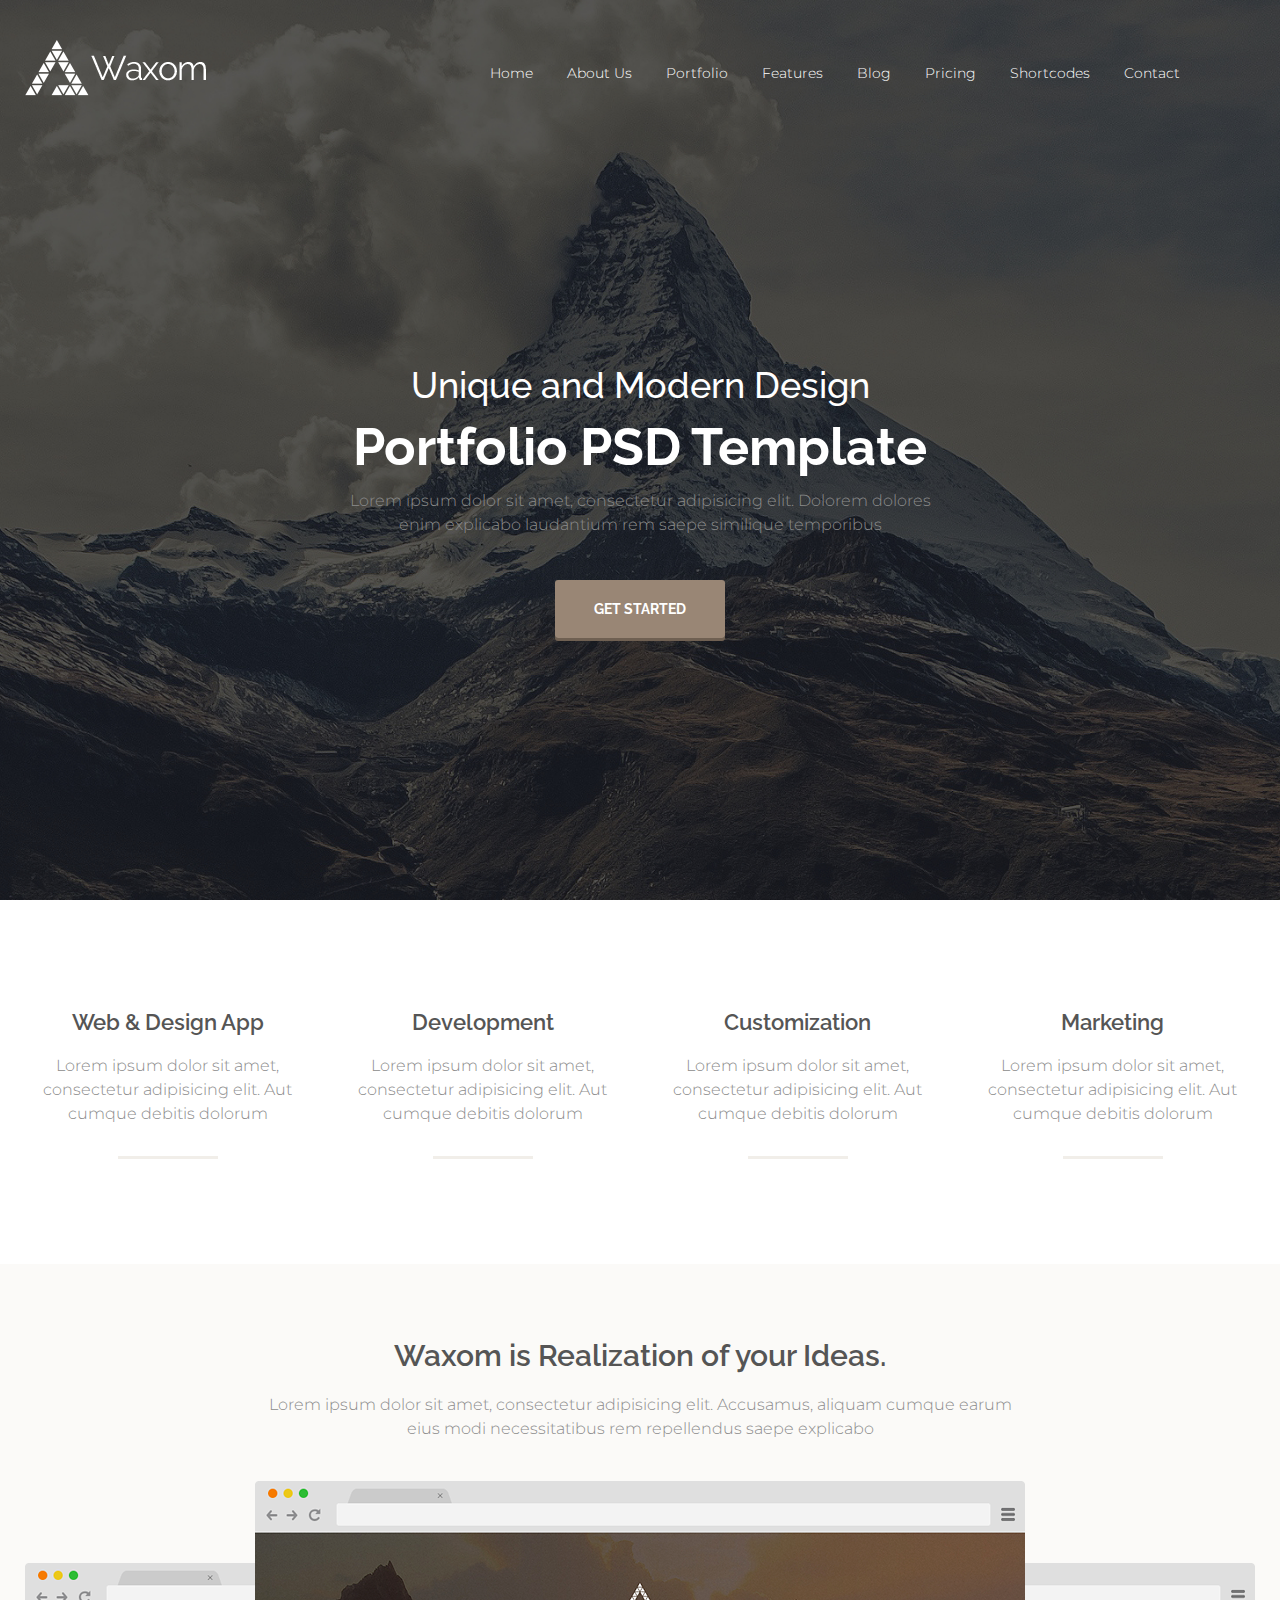
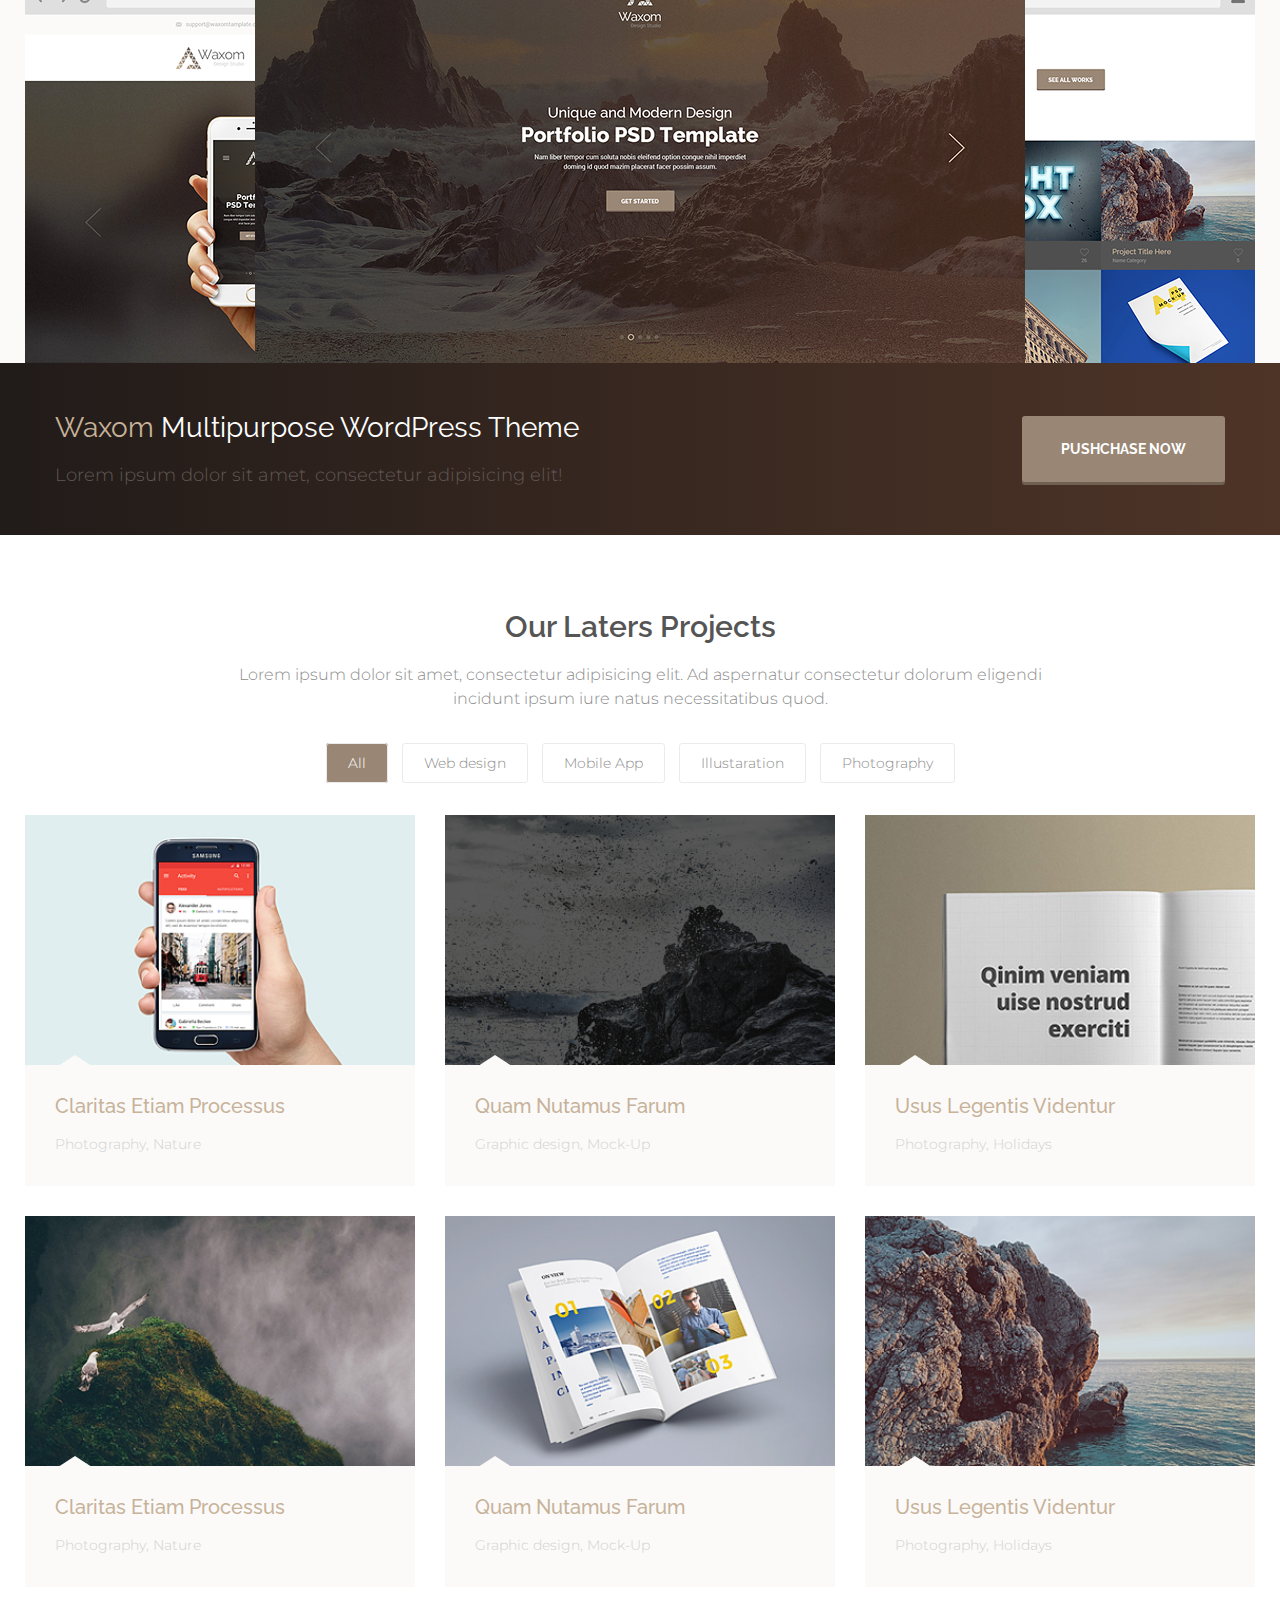
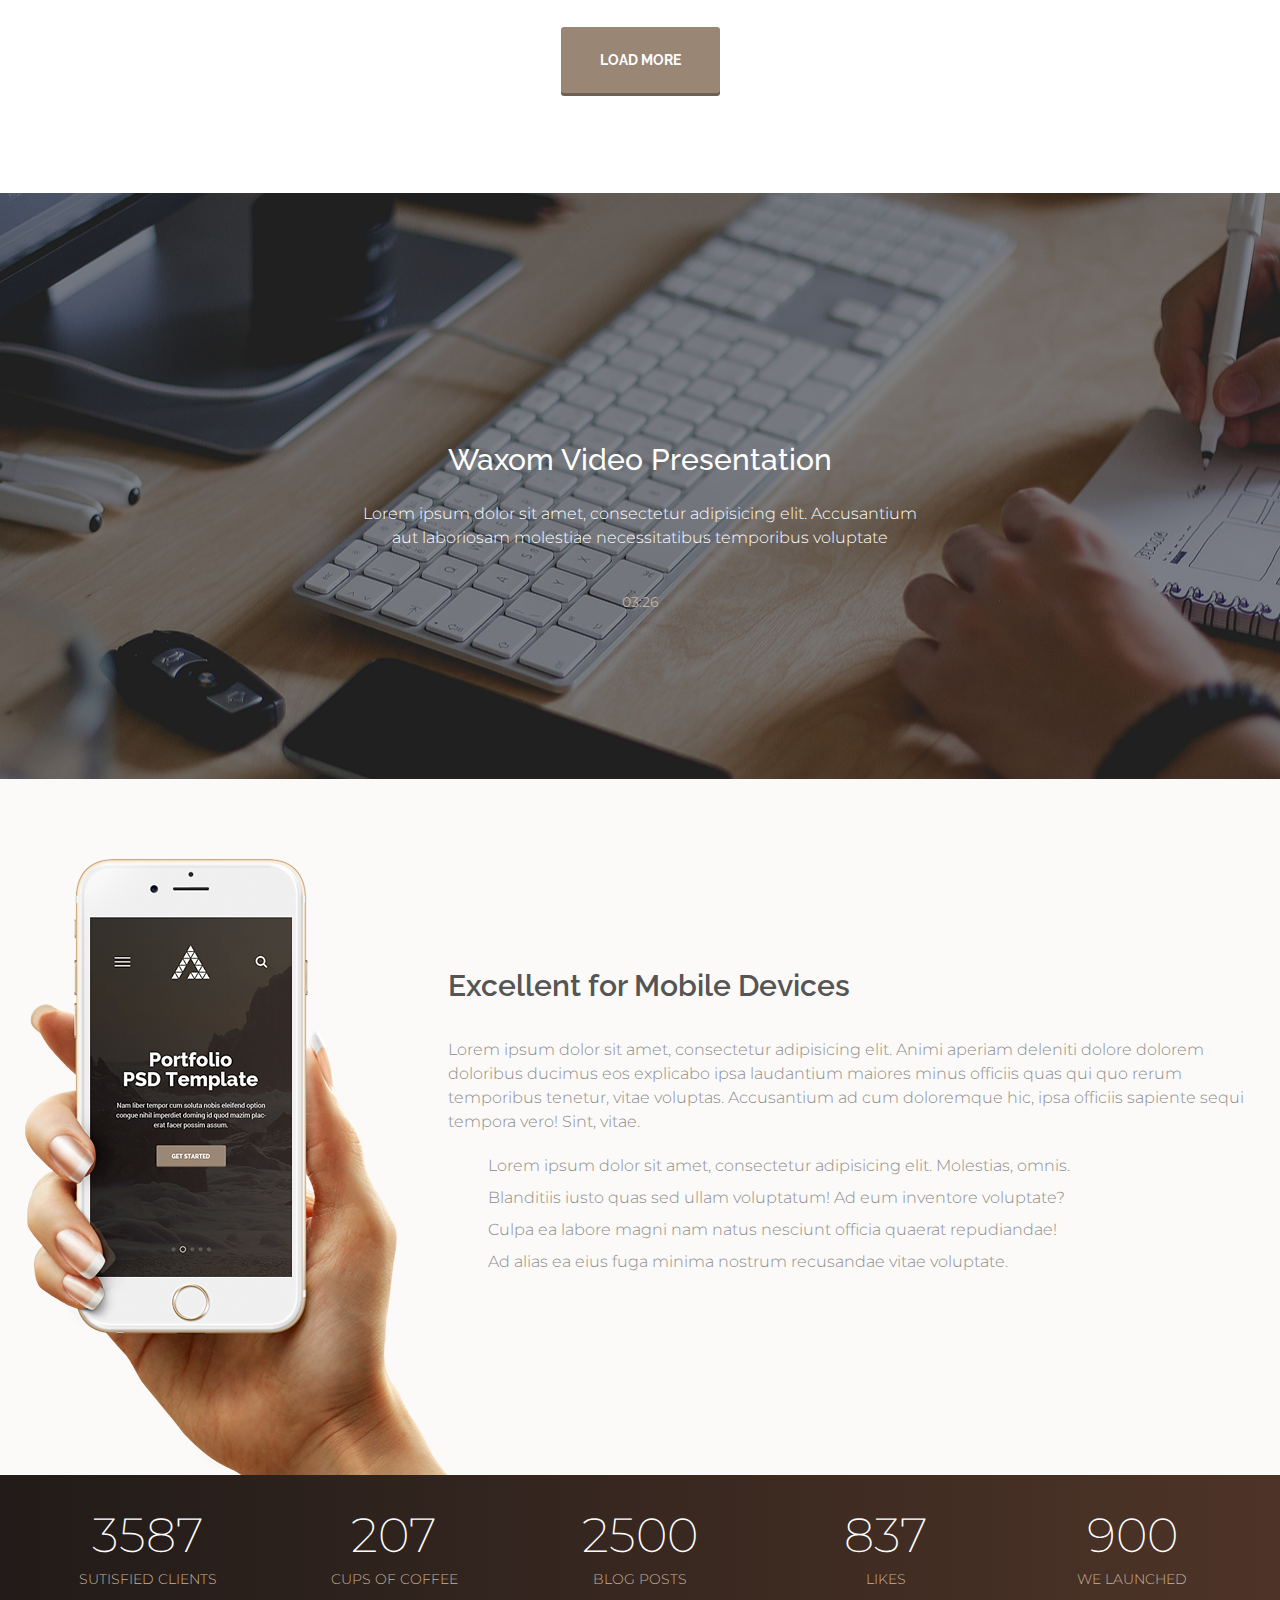
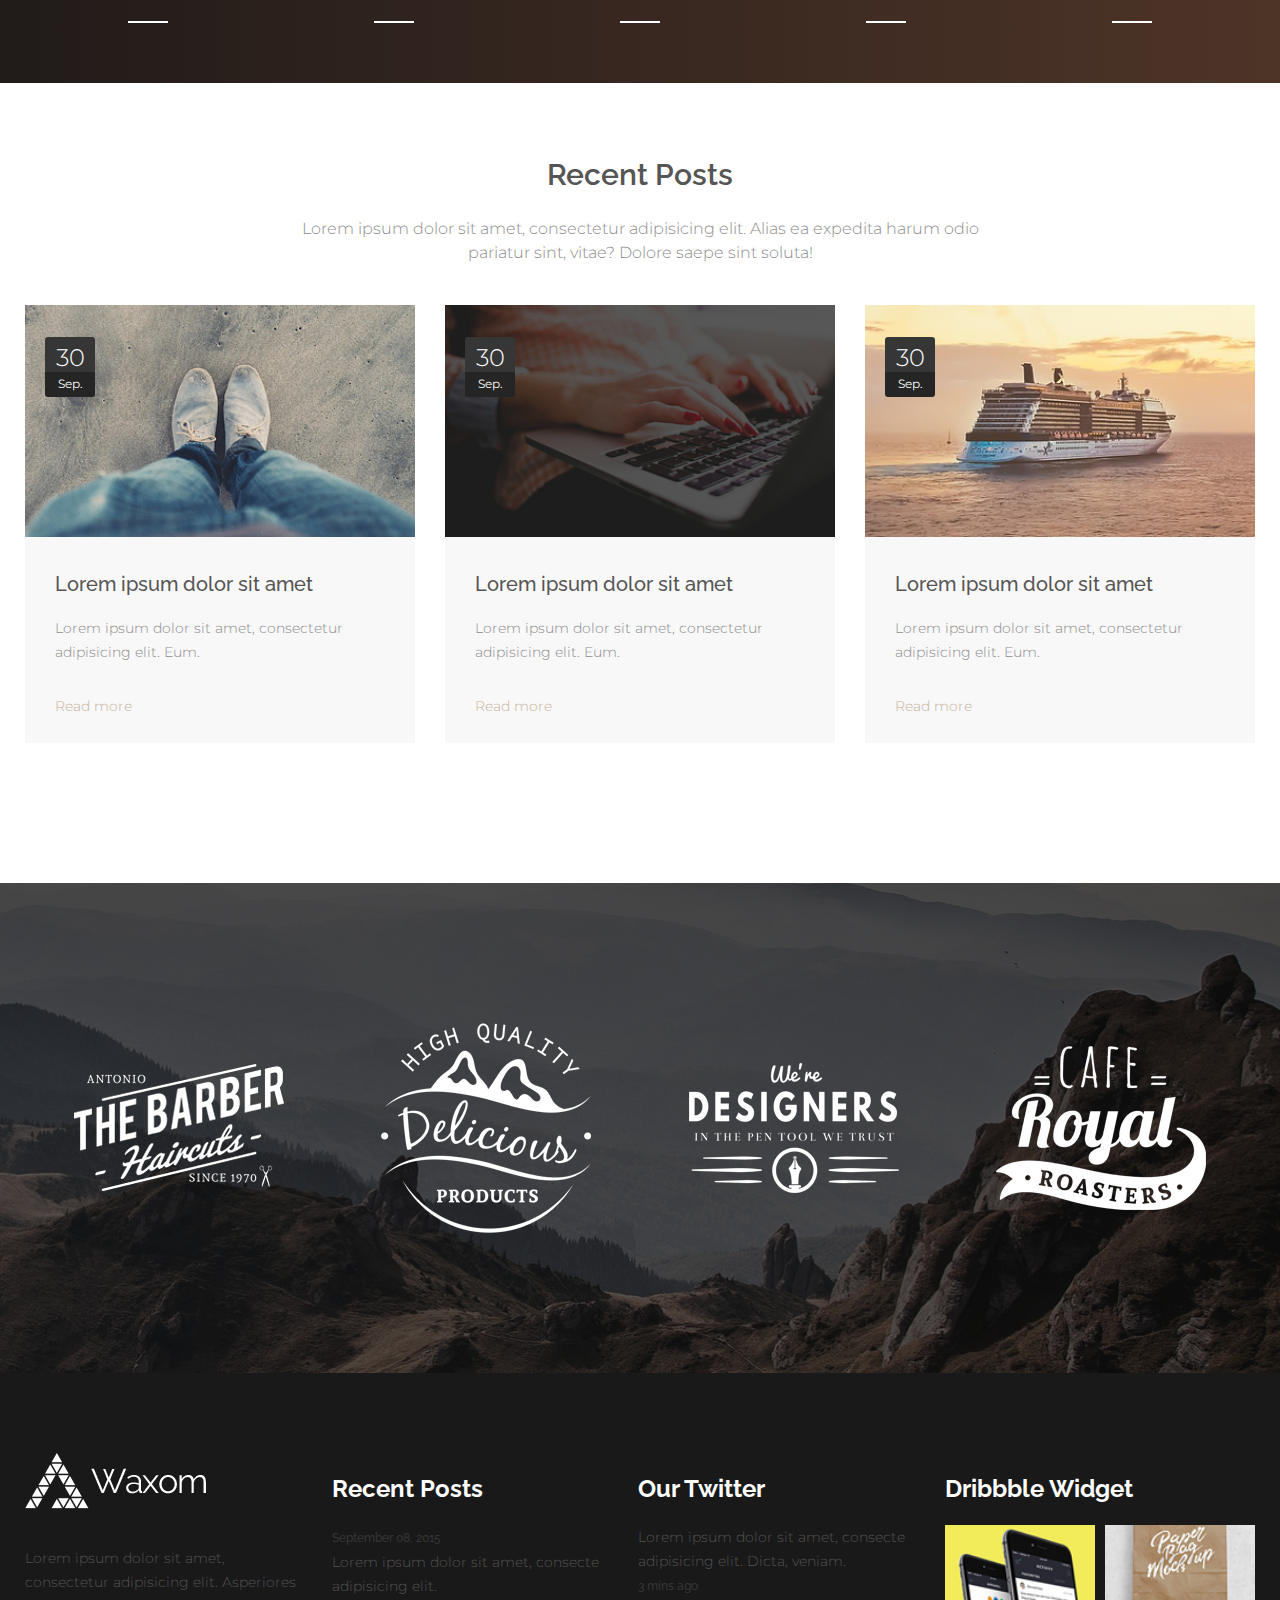
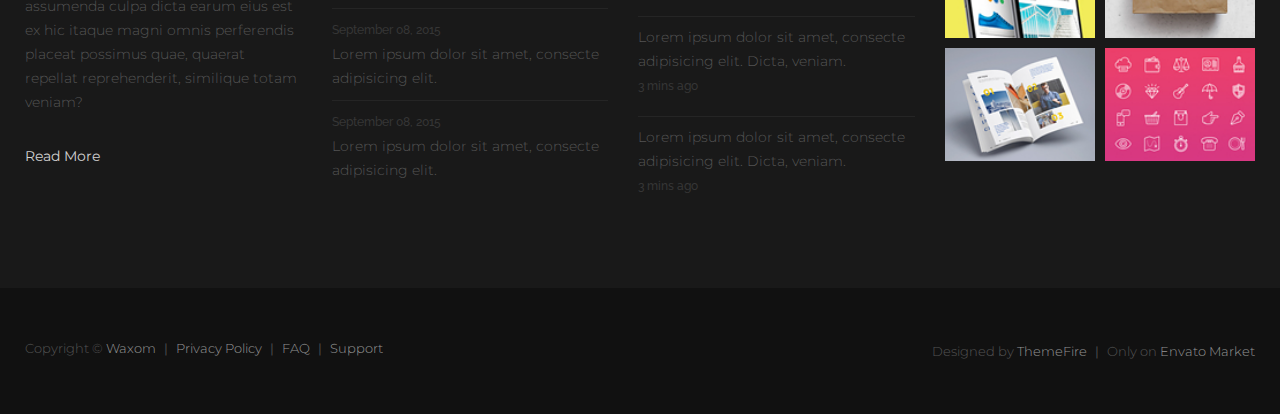
<file: wax/index.html>
<!DOCTYPE html>
<html lang="en">
<head>
    <meta charset="UTF-8">
    <meta name="viewport" content="width=device-width, initial-scale=1, maximum-scale=1">
    <title>Waxom</title>
    <link rel="stylesheet" href="https://use.fontawesome.com/releases/v5.3.1/css/all.css" integrity="sha384-mzrmE5qonljUremFsqc01SB46JvROS7bZs3IO2EmfFsd15uHvIt+Y8vEf7N7fWAU" crossorigin="anonymous">
    <link rel="stylesheet" href="css/main.css">
</head>
<body>
    <header class="header">
        <div class="wrapper">
            <div class="header-content ">
                <div class="header-top flex">
                    <div class="header-logo">
                        <img src="img/logo.png" alt="">
                    </div>
                    <div class="header-menu">
                        <nav>
                            <a href="#">Home</a>
                            <a href="#aboutus">About Us</a>
                            <a href="#portfolio">Portfolio</a>
                            <a href="#video">Features</a>
                            <a href="#blog">Blog</a>
                            <a href="#">Pricing</a>
                            <a href="#">Shortcodes</a>
                            <a href="#footer">Contact</a>
                            <a href="#"><i class="fas fa-shopping-bag"></i></a>
                            <a href="#"><i class="fas fa-search"></i></a>
                        </nav>
                    </div>
                </div>
                <div class="header-tagline text-center">
                    <span>Unique and Modern Design</span>
                    <h1>Portfolio PSD Template</h1>
                    <p>Lorem ipsum dolor sit amet, consectetur adipisicing elit. Dolorem dolores enim
                        explicabo laudantium rem saepe similique temporibus</p>
                    <a href="#" class="button">GET STARTED</a>
                </div>
            </div>
        </div>
    </header>
    <section id="aboutus" class="aboutus text-center">
        <div class="wrapper">
            <div class="aboutus-advantages grid">
                <div class="aboutus-item">
                    <i class="fas fa-pencil-alt"></i>
                    <h2>Web & Design App</h2>
                    <p>Lorem ipsum dolor sit amet, consectetur adipisicing elit. Aut cumque debitis dolorum </p>
                    <hr>
                </div>
                <div class="aboutus-item">
                    <i class="fas fa-layer-group"></i>
                    <h2>Development</h2>
                    <p>Lorem ipsum dolor sit amet, consectetur adipisicing elit. Aut cumque debitis dolorum </p>
                    <hr>
                </div>
                <div class="aboutus-item">
                    <i class="fas fa-cog"></i>
                    <h2>Customization</h2>
                    <p>Lorem ipsum dolor sit amet, consectetur adipisicing elit. Aut cumque debitis dolorum</p>
                    <hr>
                </div>
                <div class="aboutus-item">
                    <i class="fas fa-folder-open"></i>
                    <h2>Marketing</h2>
                    <p>Lorem ipsum dolor sit amet, consectetur adipisicing elit. Aut cumque debitis dolorum</p>
                    <hr>
                </div>
            </div>
        </div>
        <div class="aboutus-template">
            <h2>Waxom is Realization of your Ideas.</h2>
            <p>Lorem ipsum dolor sit amet, consectetur adipisicing elit. Accusamus, aliquam cumque earum eius
                modi necessitatibus rem repellendus saepe explicabo</p>
            <img src="img/browsers.png" class="img-responsive" alt="">
        </div>
        <div class="aboutus-banner">
            <div class="wrapper">
                <div class="aboutus-content flex">
                    <div>
                        <h2><span>Waxom</span> Multipurpose WordPress Theme</h2>
                        <p>Lorem ipsum dolor sit amet, consectetur adipisicing elit!</p>
                    </div>
                    <a href="#" class="button">PUSHCHASE NOW</a>
                </div>
            </div>
        </div>
    </section>
    <section id="portfolio" class="portfolio text-center">
        <div class="wrapper">
            <h2>Our Laters Projects</h2>
            <p>Lorem ipsum dolor sit amet, consectetur adipisicing elit. Ad aspernatur consectetur dolorum eligendi <br>
                incidunt ipsum iure natus necessitatibus quod.</p>
            <div class="portfolio-filter">
                <a href="#" class="active">All</a>
                <a href="#">Web design</a>
                <a href="#">Mobile App</a>
                <a href="#">Illustaration</a>
                <a href="#">Photography</a>
            </div>
            <div class="portfolio-list grid">
                <div class="portfolio-item flex">
                    <img src="img/project-item-1.jpg" alt="">
                    <div class="portfolio-description">
                        <h3>Claritas Etiam Processus</h3>
                        <p>Photography, Nature</p>
                    </div>
                </div>
                <div class="portfolio-item flex">
                    <img src="img/project-item-2.jpg" alt="">
                    <div class="portfolio-description">
                        <h3>Quam Nutamus Farum</h3>
                        <p>Graphic design, Mock-Up</p>
                    </div>
                </div>
                <div class="portfolio-item flex">
                    <img src="img/project-item-3.jpg" alt="">
                    <div class="portfolio-description">
                        <h3>Usus Legentis Videntur</h3>
                        <p>Photography, Holidays</p>
                    </div>
                </div>
                <div class="portfolio-item flex">
                    <img src="img/project-item-4.jpg" alt="">
                    <div class="portfolio-description">
                        <h3>Claritas Etiam Processus</h3>
                        <p>Photography, Nature</p>
                    </div>
                </div>
                <div class="portfolio-item flex">
                    <img src="img/project-item-5.jpg" alt="">
                    <div class="portfolio-description">
                        <h3>Quam Nutamus Farum</h3>
                        <p>Graphic design, Mock-Up</p>
                    </div>
                </div>
                <div class="portfolio-item flex">
                    <img src="img/project-item-6.jpg" alt="">
                    <div class="portfolio-description">
                        <h3>Usus Legentis Videntur</h3>
                        <p>Photography, Holidays</p>
                    </div>
                </div>
            </div>
            <a href="#" class="button">LOAD MORE</a>
        </div>
    </section>
    <section id="video" class="video text-center flex">
        <i class="far fa-play-circle"></i>
        <h2>Waxom Video Presentation</h2>
        <p>Lorem ipsum dolor sit amet, consectetur adipisicing elit. Accusantium aut
            laboriosam molestiae necessitatibus temporibus voluptate</p>
        <p>03:26</p>
    </section>
    <section class="adaptability">
        <div class="wrapper">
            <div class="adaptability-content flex">
                <img src="img/phone.png" alt="phone">
                <div class="adaptability-description">
                    <h2>Excellent for Mobile Devices</h2>
                    <p>Lorem ipsum dolor sit amet, consectetur adipisicing elit. Animi aperiam deleniti dolore dolorem
                        doloribus ducimus eos explicabo ipsa laudantium maiores minus officiis quas qui quo rerum temporibus
                        tenetur, vitae voluptas. Accusantium ad cum doloremque hic, ipsa officiis sapiente sequi tempora
                        vero! Sint, vitae.</p>
                    <ul>
                        <li>Lorem ipsum dolor sit amet, consectetur adipisicing elit. Molestias, omnis.</li>
                        <li>Blanditiis iusto quas sed ullam voluptatum! Ad eum inventore voluptate?</li>
                        <li>Culpa ea labore magni nam natus nesciunt officia quaerat repudiandae!</li>
                        <li>Ad alias ea eius fuga minima nostrum recusandae vitae voluptate.</li>
                    </ul>
                </div>

            </div>
        </div>
    </section>
    <section class="counter">
        <div class="wrapper">
            <div class="counter-content text-center grid">
                <div class="counter-item ">
                    <i class="fas fa-users"></i>
                    <p>3587</p>
                    <p>SUTISFIED CLIENTS</p>
                    <hr>
                </div>
                <div class="counter-item">
                    <i class="fas fa-coffee"></i>
                    <p>207</p>
                    <p>CUPS OF COFFEE</p>
                    <hr>
                </div>
                <div class="counter-item">
                    <i class="fas fa-comment"></i>
                    <p>2500</p>
                    <p>BLOG POSTS</p>
                    <hr>
                </div>
                <div class="counter-item">
                    <i class="fas fa-heart"></i>
                    <p>837</p>
                    <p>LIKES</p>
                    <hr>
                </div>
                <div class="counter-item">
                    <i class="fas fa-utensils"></i>
                    <p>900</p>
                    <p>WE LAUNCHED</p>
                    <hr>
                </div>
            </div>
        </div>
    </section>
    <section id="blog" class="blog text-center">
        <div class="wrapper">
            <h2>Recent Posts</h2>
            <p>Lorem ipsum dolor sit amet, consectetur adipisicing elit. Alias ea expedita harum odio pariatur sint, vitae? Dolore saepe sint soluta!</p>
            <div class="blog-posts grid">
                <div class="blog-item flex">
                    <img src="img/post-item-1.jpg" alt="">
                    <div class="blog-description">
                        <h3>Lorem ipsum dolor sit amet</h3>
                        <p>Lorem ipsum dolor sit amet, consectetur adipisicing elit. Eum.</p>
                        <a href="#">Read more <i class="fas fa-caret-right"></i></a>
                    </div>
                </div>
                <div class="blog-item flex">
                    <img src="img/post-item-2.jpg" alt="">
                    <div class="blog-description">
                        <h3>Lorem ipsum dolor sit amet</h3>
                        <p>Lorem ipsum dolor sit amet, consectetur adipisicing elit. Eum.</p>
                        <a href="#">Read more <i class="fas fa-caret-right"></i></a>
                    </div>
                </div>
                <div class="blog-item flex">
                    <img src="img/post-item-3.jpg" alt="">
                    <div class="blog-description">
                        <h3>Lorem ipsum dolor sit amet</h3>
                        <p>Lorem ipsum dolor sit amet, consectetur adipisicing elit. Eum.</p>
                        <a href="#">Read more <i class="fas fa-caret-right"></i></a>
                    </div>
                </div>
            </div>
        </div>
    </section>
    <section class="partners text-center">
        <div class="wrapper">
            <div class="partners-content grid">
                <img src="img/partners-item-1.png" alt="">
                <img src="img/partners-item-2.png" alt="">
                <img src="img/partners-item-3.png" alt="">
                <img src="img/partners-item-4.png" alt="">
            </div>
        </div>
    </section>
    <footer class="footer">
        <div class="footer-main">
            <div class="wrapper">
                <div class="footer-content grid">
                    <div class="footer-company">
                        <img src="img/logo.png" alt="">
                        <p>Lorem ipsum dolor sit amet, consectetur adipisicing elit. Asperiores assumenda culpa dicta earum eius est ex hic itaque magni omnis perferendis placeat possimus quae, quaerat repellat reprehenderit, similique totam veniam?</p>
                        <a href="#">Read More <i class="fas fa-caret-right"></i></a>
                    </div>
                    <div class="footer-posts">
                        <h3>Recent Posts</h3>
                        <div class="footer-post">
                            <span>September 08, 2015</span>
                            <p>Lorem ipsum dolor sit amet, consecte adipisicing elit.</p>
                            <hr>
                        </div>
                        <div class="footer-post">
                            <span>September 08, 2015</span>
                            <p>Lorem ipsum dolor sit amet, consecte adipisicing elit.</p>
                            <hr>
                        </div>
                        <div class="footer-post">
                            <span>September 08, 2015</span>
                            <p>Lorem ipsum dolor sit amet, consecte adipisicing elit.</p>
                        </div>
                    </div>
                    <div class="footer-twitter">
                        <h3>Our Twitter</h3>
                        <div class="footer-post">
                            <p>Lorem ipsum dolor sit amet, consecte adipisicing elit. Dicta, veniam.</p>
                            <span>3 mins ago</span>
                            <hr>
                        </div>
                        <div class="footer-post">
                            <p>Lorem ipsum dolor sit amet, consecte adipisicing elit. Dicta, veniam.</p>
                            <span>3 mins ago</span>
                            <hr>
                        </div>
                        <div class="footer-post">
                            <p>Lorem ipsum dolor sit amet, consecte adipisicing elit. Dicta, veniam.</p>
                            <span>3 mins ago</span>
                        </div>
                    </div>
                    <div class="footer-widget ">
                        <h3>Dribbble Widget</h3>
                        <div class="grid">
                            <img src="img/widget-item-1.jpg" alt="">
                            <img src="img/widget-item-2.jpg" alt="">
                            <img src="img/widget-item-3.jpg" alt="">
                            <img src="img/widget-item-4.jpg" alt="">
                        </div>

                    </div>
                </div>
            </div>
        </div>
        <div id="footer" class="footer-copyright ">
            <div class="wrapper">
                <div class="footer-content flex">
                    <div class="footer-waxom">
                        <p>
                            Copyright © <a href="#">Waxom</a>
                            <b>|</b>
                            <a href="#">Privacy Policy</a>
                            <b>|</b>
                            <a href="#">FAQ</a>
                            <b>|</b>
                            <a href="#">Support</a>
                        </p>
                    </div>
                    <div class="footer-author">
                        <p>
                            Designed by <a href="#">ThemeFire</a>
                            <b>|</b>
                            Only on <a href="#">Envato Market</a>
                        </p>
                    </div>
                </div>

            </div>
        </div>
    </footer>
</body>
</html>
</file>
<file: style.css>
.layout__name{
    background: #2e8ce3;
    padding: 15px ;
    font-size: 13px;
    font-weight: bold;
    color: #fff;
    text-align: center;
    border: solid 1px #73c8f0;
    margin: 20px auto;
    width: 250px;
    border-radius: 10px;
    font-family: Arial, sans-serif;
}
.layout__name a{
    text-decoration: none;
    color: #fff;
}
</file>
<file: gsm/css/main.css>
@import url("https://fonts.googleapis.com/css2?family=Raleway:ital,wght@0,300;0,400;0,500;0,600;0,700;1,300;1,400;1,500;1,600;1,700&display=swap");
html {
  scroll-behavior: smooth;
}

body {
  font-family: Raleway, Arial, Helvetica, sans-serif;
  font-size: 18px;
  overflow-x: hidden;
  scroll-behavior: smooth;
}

a {
  text-decoration: none;
  color: rgba(0, 0, 0, 0.9);
  -webkit-transition: color 0.15s ease-in;
  transition: color 0.15s ease-in;
}

a:hover,
a:focus {
  color: #e22521;
}

img {
  width: 100%;
  height: auto;
}

ul {
  list-style: none;
  margin-left: 20px;
  padding: 0 0 0 5px;
}

li {
  position: relative;
}

ul li::before {
  content: "";
  width: 10px;
  height: 2px;
  background: #000;
  position: absolute;
  left: -20px;
  top: calc(50% - 2px);
  -webkit-transform: translateY(-50%);
          transform: translateY(-50%);
}

.slick-dots li::before {
  content: none;
}

p {
  margin: 15px 0;
}

.wrapper {
  max-width: 1250px;
  padding: 0 15px;
  margin: 0 auto;
}

.title {
  font-size: 42px;
  font-weight: 600;
  margin-bottom: 15px;
  text-transform: uppercase;
}

.slick-prev {
  left: -45px;
}

.slick-next {
  right: -45px;
}

.slick-prev,
.slick-next {
  width: 32px;
  height: 32px;
}

.slick-prev:before,
.slick-next:before {
  font-size: 32px;
  color: #000;
}

@media (max-width: 1023px) {
  .wrapper {
    padding: 0 15px;
  }
}

.header {
  padding: 15px 0;
  -webkit-box-shadow: 0 0 50px #000;
          box-shadow: 0 0 50px #000;
  position: relative;
}

.header__content {
  display: -webkit-box;
  display: -ms-flexbox;
  display: flex;
  -webkit-box-pack: justify;
      -ms-flex-pack: justify;
          justify-content: space-between;
  -webkit-box-align: center;
      -ms-flex-align: center;
          align-items: center;
  position: relative;
  margin: 0 auto;
  padding: 0 50px;
}

.header__logo {
  display: -webkit-box;
  display: -ms-flexbox;
  display: flex;
  -webkit-box-align: center;
      -ms-flex-align: center;
          align-items: center;
}

.header__logo-image {
  max-width: 115px;
  padding: 0 15px 0 0;
}

.header__logo-text {
  display: -webkit-box;
  display: -ms-flexbox;
  display: flex;
  -webkit-box-orient: vertical;
  -webkit-box-direction: normal;
      -ms-flex-direction: column;
          flex-direction: column;
  font-size: 24px;
  line-height: 1;
  position: relative;
  padding: 0 10px 0 0;
  font-weight: 600;
  color: #960502;
}

.header__logo-text ::before {
  content: "";
  width: 1px;
  height: calc(100% + 20px);
  background: #000;
  position: absolute;
  right: 0;
  top: 50%;
  -webkit-transform: translateY(-50%);
          transform: translateY(-50%);
}

.header__logo-secondtext {
  padding: 0 0 0 10px;
}

.header__nav {
  text-transform: uppercase;
  font-weight: bold;
  position: absolute;
  left: 50%;
  top: 50%;
  -webkit-transform: translate(-50%, -50%);
          transform: translate(-50%, -50%);
}

.header__link {
  padding: 0 10px;
}

.header__hamburger {
  display: none;
  right: 15px;
  position: absolute;
  top: 50%;
  -webkit-transform: translateY(-50%);
  transform: translateY(-50%);
}

@media (max-width: 1365px) {
  .header__logo-text ::before {
    content: none;
  }
  .header__logo-secondtext {
    display: none;
  }
}

@media (max-width: 1023px) {
  .header__content {
    -webkit-box-pack: start;
        -ms-flex-pack: start;
            justify-content: flex-start;
  }
  .header__logo-text ::before {
    content: "";
  }
  .header__nav {
    display: none;
  }
  .header__contacts {
    padding: 0 0 0 10px;
  }
  .header__hamburger {
    display: block;
  }
}

@media (max-width: 767px) {
  .header__content {
    padding: 0 15px;
  }
  .header__logo-text {
    display: none;
  }
}

.hamburger__icon {
  width: 30px;
  height: 3px;
  background: #000;
  position: relative;
  display: block;
  cursor: pointer;
}

.hamburger__icon::before, .hamburger__icon::after {
  content: "";
  width: 30px;
  height: 3px;
  background: #000;
  position: absolute;
}

.hamburger__icon::before {
  bottom: 6px;
}

.hamburger__icon::after {
  top: 6px;
}

.hamburger__menu {
  display: none;
}

.banner {
  position: relative;
}

.banner__content {
  position: absolute;
  left: 0;
  top: 50%;
  -webkit-transform: translateY(-50%);
          transform: translateY(-50%);
  padding: 50px;
  color: #fff;
  max-width: 1024px;
  z-index: 1;
  text-shadow: 1px 1px 15px #000;
}

.banner__title {
  font-size: 48px;
  font-weight: 600;
  line-height: 1.3;
}

.banner__text {
  font-size: 18px;
}

.banner__text li::before {
  background: #fff;
}

.banner::after {
  content: "";
  display: block;
  width: 100%;
  height: 100%;
  position: absolute;
  top: 0;
  left: 0;
  background: rgba(0, 0, 0, 0.55);
  background: -webkit-gradient(linear, left top, right top, color-stop(0, rgba(0, 0, 0, 0.55)), color-stop(15%, rgba(0, 0, 0, 0.55)), color-stop(50%, rgba(0, 0, 0, 0)));
  background: linear-gradient(to right, rgba(0, 0, 0, 0.55) 0, rgba(0, 0, 0, 0.55) 15%, rgba(0, 0, 0, 0) 50%);
  z-index: 0;
}

@media (max-width: 1023px) {
  .banner__content {
    position: static;
    -webkit-transform: none;
            transform: none;
    color: #000;
    text-shadow: none;
    padding: 15px;
  }
  .banner__text li::before {
    background: #000;
  }
  .banner::after {
    content: none;
  }
}

@media (max-width: 767px) {
  .banner__title {
    font-size: 36px;
  }
  .banner__text {
    font-size: 16px;
  }
}

@media (max-width: 576px) {
  .banner__title {
    font-size: 24px;
  }
  .banner__text {
    font-size: 16px;
  }
}

.button {
  background: #e22521;
  color: #fff;
  padding: 15px 30px;
  border-radius: 30px;
  -webkit-transition: all 0.2s ease-in;
  transition: all 0.2s ease-in;
  display: block;
  width: -webkit-fit-content;
  width: -moz-fit-content;
  width: fit-content;
  border: none;
}

.button:hover,
.button:focus {
  color: #fff;
  -webkit-transform: scale(1.05);
          transform: scale(1.05);
}

.about {
  padding: 100px 0;
  background: #f9f9f9;
}

.about__content {
  display: -webkit-box;
  display: -ms-flexbox;
  display: flex;
  -webkit-box-align: center;
      -ms-flex-align: center;
          align-items: center;
  margin: 0 -30px;
}

.about__images, .about__text {
  width: 50%;
  margin: 0 30px;
}

.about__images {
  margin: 30px;
}

.about__images img {
  border-radius: 50px;
  border: 5px solid #e22521;
  max-width: 450px;
}

.about__text-title {
  font-size: 22px;
  font-weight: 600;
  margin-bottom: 15px;
}

.about__text b {
  color: #e22521;
}

@media (max-width: 1023px) {
  .about {
    padding: 50px 0;
    overflow-x: hidden;
  }
  .about__content {
    -ms-flex-wrap: wrap;
        flex-wrap: wrap;
    -webkit-box-pack: center;
        -ms-flex-pack: center;
            justify-content: center;
  }
  .about__images, .about__text {
    width: -webkit-fit-content;
    width: -moz-fit-content;
    width: fit-content;
  }
}

.check {
  background: #f9f9f9;
  text-align: center;
  padding: 100px 0;
}

.check__list {
  display: -webkit-box;
  display: -ms-flexbox;
  display: flex;
  -webkit-box-align: end;
      -ms-flex-align: end;
          align-items: flex-end;
  margin: 0 -15px;
}

.check__item {
  width: calc(33.33333% - 30px);
  margin: 0 15px;
  text-align: left;
}

.check__item-number {
  font-size: 72px;
  font-weight: 300;
}

@media (max-width: 1023px) {
  .check__title {
    font-size: 30px;
  }
  .check__list {
    -ms-flex-wrap: wrap;
        flex-wrap: wrap;
  }
  .check__item {
    width: calc(100% - 30px);
    text-align: center;
    margin-bottom: 15px;
  }
  .check__item-number {
    font-size: 72px;
    font-weight: 300;
  }
}

.services {
  text-align: center;
  padding: 100px 0;
}

.services__list {
  display: -webkit-box;
  display: -ms-flexbox;
  display: flex;
  -webkit-box-align: stretch;
      -ms-flex-align: stretch;
          align-items: stretch;
  margin: 50px -15px;
}

.services__table table {
  max-width: 1024px;
  width: 100%;
  margin: 0 auto 25px;
  border-collapse: collapse;
}

.services__table table tr:first-child td {
  text-align: center;
  border: none;
  font-size: 30px;
  padding-bottom: 15px;
}

.services__table table td {
  border: 2.5px solid #e22521;
  padding: 5px 10px;
}

.services__table table td:last-child {
  text-align: right;
  font-weight: 600;
}

.services__table table td:first-child {
  text-align: left;
}

.services__item {
  width: calc(33.33333% - 30px);
  margin: 0 15px;
  text-align: left;
  border: 4px solid #e22521;
  border-radius: 30px;
  padding: 25px 15px;
  display: -webkit-box;
  display: -ms-flexbox;
  display: flex;
  -webkit-box-orient: vertical;
  -webkit-box-direction: normal;
      -ms-flex-direction: column;
          flex-direction: column;
  -webkit-box-pack: justify;
      -ms-flex-pack: justify;
          justify-content: space-between;
}

.services__item-title {
  text-align: center;
  font-size: 22px;
  font-weight: 600;
}

.services__item-price {
  display: -webkit-box;
  display: -ms-flexbox;
  display: flex;
  -webkit-box-pack: center;
      -ms-flex-pack: center;
          justify-content: center;
  -webkit-box-align: center;
      -ms-flex-align: center;
          align-items: center;
  font-size: 20px;
  font-weight: 600;
  margin-bottom: 30px;
}

.services__item-price-old {
  margin-right: 25px;
  position: relative;
}

.services__item-price-old::before {
  content: "";
  width: calc(100% + 10px);
  height: 2px;
  background: #000;
  position: absolute;
  top: calc(50% + 2px);
  left: 50%;
  right: 50%;
  -webkit-transform: translate(-50%, -50%);
          transform: translate(-50%, -50%);
}

.services__item-price-new {
  font-size: 26px;
  color: #e22521;
}

.services__item-button {
  margin: 0 auto;
}

.services__text {
    padding-bottom: 30px;
    font-size: 14px;
}

@media (max-width: 1280px) {
  .services__list {
    -ms-flex-wrap: wrap;
        flex-wrap: wrap;
  }
  .services__item {
    width: calc(50% - 30px);
    margin-bottom: 30px;
  }
}

@media (max-width: 767px) {
  .services {
    padding: 50px 0;
  }
  .services__item {
    width: calc(100% - 30px);
  }
  .services__table table tr:first-child td {
    font-size: 22px;
  }
  .services__table table td {
    font-size: 12px;
  }
}

.reviews {
  background: #f9f9f9;
  padding: 100px 0;
}

.reviews__slider {
  padding: 50px;
  margin: 0 -15px;
}

.reviews__slider .slick-prev {
  left: 10px;
}

.reviews__slider .slick-next {
  right: 10px;
}

.reviews__slider-item {
  padding: 0 15px;
}

@media (max-width: 767px) {
  .reviews {
    padding: 50px 0;
  }
  .reviews__slider {
    padding: 50px 0;
  }
  .reviews__slider .slick-prev {
    left: 10px;
  }
  .reviews__slider .slick-next {
    right: 10px;
  }
}

.advantages {
  padding: 100px 0;
  overflow-x: hidden;
}

.advantages__list {
  display: -webkit-box;
  display: -ms-flexbox;
  display: flex;
  -ms-flex-wrap: wrap;
      flex-wrap: wrap;
  margin: 100px -20px 0;
}

.advantages__item {
  -webkit-box-sizing: border-box;
          box-sizing: border-box;
  width: calc(33.3333% - 40px);
  margin: 0 20px 100px;
  text-align: center;
}

.advantages__item-image {
  max-height: 100px;
}

.advantages__item-title {
  font-size: 22px;
  font-weight: 600;
  margin: 20px auto 30px;
}

@media (max-width: 1280px) {
  .advantages__list {
    -ms-flex-wrap: wrap;
        flex-wrap: wrap;
  }
  .advantages__item {
    width: calc(50% - 40px);
  }
}

@media (max-width: 767px) {
  .advantages {
    padding: 50px 0;
  }
  .advantages__item {
    width: calc(100% - 40px);
  }
  .advantages .advantages__item:last-child {
    margin-bottom: 0;
  }
}

.contacts {
  padding: 100px 0;
  background: #f9f9f9;
}

.contacts__content {
  display: -webkit-box;
  display: -ms-flexbox;
  display: flex;
  margin: 0 -15px;
}

.contacts__data {
  width: calc(50% - 30px);
  margin: 0 15px;
}

.contacts__data-item {
  display: -webkit-box;
  display: -ms-flexbox;
  display: flex;
  -webkit-box-align: center;
      -ms-flex-align: center;
          align-items: center;
  margin: 25px 0;
  font-weight: 600;
}

.contacts__data-item img {
  width: 45px;
  margin: 0 15px 0 0;
  -webkit-transition: all 0.2s ease-in;
  transition: all 0.2s ease-in;
}

.contacts__data-item img:hover,
.contacts__data-item img:focus {
  -webkit-transform: scale(1.1);
          transform: scale(1.1);
}

.contacts__data-item_call {
  font-size: 28px;
  font-weight: 600;
}

.contacts__data-item_call a {
  color: #e22521;
}

.contacts__data-item_social p {
  margin-right: 15px;
}

.contacts__data-item_social .small img {
  width: auto;
  height: 32px;
}

.contacts__form {
  width: calc(50% - 30px);
  margin: 0 15px;
}

@media (max-width: 1023px) {
  .contacts__content {
    -ms-flex-wrap: wrap;
        flex-wrap: wrap;
  }
  .contacts__data, .contacts__form {
    width: calc(100% - 30px);
  }
}

@media (max-width: 1023px) {
  .contacts {
    padding: 50px 0;
  }
}

.form {
  display: -webkit-box;
  display: -ms-flexbox;
  display: flex;
  -webkit-box-orient: vertical;
  -webkit-box-direction: normal;
      -ms-flex-direction: column;
          flex-direction: column;
}

.form__name {
  font-size: 28px;
  font-weight: 600;
  margin-bottom: 25px;
}

.form__input {
  border: none;
  border-bottom: 3px solid #e22521;
  padding: 10px;
  background: transparent;
  margin-bottom: 10px;
}

.form__textarea {
  border: 3px solid #e22521;
  padding: 10px;
  margin: 10px 0 25px;
  background: transparent;
}

.form__submit {
  display: -webkit-box;
  display: -ms-flexbox;
  display: flex;
  -webkit-box-align: start;
      -ms-flex-align: start;
          align-items: flex-start;
}

.form__submit span {
  font-size: 12px;
  margin-left: 15px;
}

.form__button {
  white-space: nowrap;
}

.footer {
  padding: 15px 0;
  font-weight: 600;
}

.footer__content {
  padding: 0 50px;
  display: -webkit-box;
  display: -ms-flexbox;
  display: flex;
  -webkit-box-pack: justify;
      -ms-flex-pack: justify;
          justify-content: space-between;
  -webkit-box-align: center;
      -ms-flex-align: center;
          align-items: center;
  position: relative;
}

.footer__social {
  display: -webkit-box;
  display: -ms-flexbox;
  display: flex;
  -webkit-box-align: center;
      -ms-flex-align: center;
          align-items: center;
  position: absolute;
  left: 50%;
  top: 50%;
  -webkit-transform: translate(-50%, -50%);
          transform: translate(-50%, -50%);
}

.footer__social img {
  width: 45px;
  -webkit-transition: all 0.2s ease-in;
  transition: all 0.2s ease-in;
}

.footer__social img:hover,
.footer__social img:focus {
  -webkit-transform: scale(1.1);
          transform: scale(1.1);
}

.footer__social .small img {
  width: auto;
  height: 32px;
  margin-right: 10px;
}

@media (max-width: 767px) {
  .footer__content {
    padding: 0 15px;
  }
  .footer__social {
    right: 15px;
    left: inherit;
    -webkit-transform: translate(0, -50%);
            transform: translate(0, -50%);
  }
  .footer__info {
    display: none;
  }
}
</file>
<file: beryoga/css/main.css>
@import url(../libs/normalize-css/normalize.css);
@font-face {
  font-family: "Fivo Sans";
  src: url("../fonts/FivoSans-Thin.otf");
  font-weight: 300;
  font-style: normal; }

@font-face {
  font-family: "Fivo Sans";
  src: url("../fonts/FivoSans-Medium.otf");
  font-weight: 700;
  font-style: normal; }

@font-face {
  font-family: "Fivo Sans-Regular";
  src: url("../fonts/FivoSans-Regular.otf");
  font-weight: 700;
  font-style: normal; }

@font-face {
  font-family: "Fivo Sans - Heavy";
  src: url("../fonts/FivoSans-Heavy.otf");
  font-weight: 400;
  font-style: normal; }

@font-face {
  font-family: "Fivo Sans - Oblique";
  src: url("../fonts/FivoSans-Oblique.otf");
  font-weight: 400;
  font-style: italic; }

@font-face {
  font-family: "Fivo Sans - Thin";
  src: url("../fonts/FivoSans-Thin.otf");
  font-weight: 400;
  font-style: normal; }

* {
  -webkit-box-sizing: border-box;
          box-sizing: border-box; }
  *:before, *:after {
    -webkit-box-sizing: border-box;
            box-sizing: border-box; }

html, body {
  height: 100%; }

body {
  min-width: 320px;
  position: relative;
  font-family: "Fivo Sans", sans-serif;
  font-size: 18px;
  font-weight: 300;
  line-height: 40px;
  overflow-x: hidden;
  opacity: 1; }

.wrapper {
  max-width: 1300px;
  margin: 0 auto; }

h1 {
  color: #3b3838;
  font-size: 50px;
  font-weight: 700;
  line-height: 60.39px; }

h2 {
  color: #3f3f3f;
  font-size: 30px;
  font-weight: 600; }

h3 {
  color: #2e2e2e;
  font-size: 16px;
  font-weight: 400; }

p {
  color: #787979; }

a {
  color: #3cbef1;
  font-family: "Fivo Sans - Oblique", serif;
  text-decoration: none; }

.button {
  background: #ff6a6d;
  color: #fff;
  padding: 30px 86px;
  -webkit-box-shadow: -14px 17px 24px 1px rgba(226, 88, 91, 0.45), 0 0 7px rgba(255, 255, 255, 0.35);
          box-shadow: -14px 17px 24px 1px rgba(226, 88, 91, 0.45), 0 0 7px rgba(255, 255, 255, 0.35);
  -webkit-border-radius: 40px;
          border-radius: 40px;
  font-family: "Fivo Sans", sans-serif;
  font-size: 20px; }

.img-responsive {
  display: block;
  max-width: 100%;
  height: auto; }

.text-center {
  text-align: center; }

.flex {
  display: -webkit-box;
  display: -webkit-flex;
  display: -ms-flexbox;
  display: flex; }

.header {
  background: url(../img/header-bg.jpg) no-repeat;
  -webkit-background-size: 100% 100%;
          background-size: 100%; }
  .header__top {
    -webkit-box-pack: justify;
    -webkit-justify-content: space-between;
        -ms-flex-pack: justify;
            justify-content: space-between;
    padding: 85px 0 150px 0; }
    .header__top .header__logo {
      color: #ff6a6d;
      font-family: "Fivo Sans - Heavy", sans-serif;
      font-size: 32px;
      font-weight: 400;
      line-height: 48.34px; }
    .header__top .header__menu .menu__link {
      font-family: "Fivo Sans", sans-serif;
      font-size: 18px;
      opacity: 0.5;
      color: #1c2056;
      margin: auto 67px auto 0; }
      .header__top .header__menu .menu__link--active {
        color: #ff6a6d;
        opacity: 1;
        font-weight: bold; }
    .header__top .header__menu .menu__link:nth-child(4) {
      margin: auto 125px auto 0; }
    .header__top .header__menu .menu__login {
      color: #fff;
      height: 42px;
      padding: 0 36px;
      background: #ff6a6d;
      -webkit-border-radius: 21px;
              border-radius: 21px;
      font-family: "Fivo Sans", sans-serif; }
  .header__info {
    margin: 0 0 0 115px; }
    .header__info .info__heading {
      width: 538px; }
    .header__info .info__paragraph {
      width: 473px;
      margin: 0 0 70px 0; }
    .header__info .info__buttons {
      padding: 0 0 457px 0; }
      .header__info .info__buttons .button {
        margin: 0 27px 0 0; }
      .header__info .info__buttons .button--opacity {
        color: #ff6a6d;
        background: rgba(0, 0, 0, 0);
        border: 2px solid #ff6a6d;
        -webkit-box-shadow: none;
                box-shadow: none; }

.adventages {
  margin: 0 0 280px 0; }
  .adventages__paragraph {
    width: 656px;
    margin: 0 auto 130px; }
  .adventages__list {
    -webkit-justify-content: space-around;
        -ms-flex-pack: distribute;
            justify-content: space-around;
    -webkit-box-align: baseline;
    -webkit-align-items: baseline;
        -ms-flex-align: baseline;
            align-items: baseline; }
    .adventages__list .list__item {
      width: 265px;
      height: 482px;
      -webkit-box-orient: vertical;
      -webkit-box-direction: normal;
      -webkit-flex-direction: column;
          -ms-flex-direction: column;
              flex-direction: column;
      -webkit-box-pack: end;
      -webkit-justify-content: flex-end;
          -ms-flex-pack: end;
              justify-content: flex-end;
      background: url("../img/icons.png") no-repeat;
      background-position: 32px 0; }
      .adventages__list .list__item .item__heading {
        margin: 0; }
      .adventages__list .list__item .item__paragraph {
        line-height: 27px; }
    .adventages__list .list__item:nth-child(2) {
      background-position: -465px 0;
      height: 509px; }
    .adventages__list .list__item:nth-child(3) {
      background-position: -915px 0; }

.aboutus__item {
  -webkit-box-pack: justify;
  -webkit-justify-content: space-between;
      -ms-flex-pack: justify;
          justify-content: space-between;
  margin: 0 0 320px 0; }
  .aboutus__item .description__heading {
    margin: 40px 0 90px 0; }
  .aboutus__item .description__list {
    padding: 0 0 0 75px; }
    .aboutus__item .description__list .item__heading {
      margin: 0 0 25px 0;
      line-height: 0; }
    .aboutus__item .description__list .item__paragraph {
      width: 460px;
      margin: 0 0 55px 0; }
  .aboutus__item .description__author {
    opacity: 0.51;
    color: #000000;
    font-family: "Fivo Sans - Oblique", sans-serif;
    font-style: italic;
    font-size: 20px;
    line-height: 0; }
  .aboutus__item .description__paragraph {
    margin: 0 0 85px 60px;
    width: 381px; }
  .aboutus__item .description__link {
    margin: 0 0 0 60px;
    font-family: "Fivo Sans - Oblique", sans-serif;
    font-style: italic; }

.aboutus__item:nth-child(2) {
  -webkit-box-orient: horizontal;
  -webkit-box-direction: reverse;
  -webkit-flex-direction: row-reverse;
      -ms-flex-direction: row-reverse;
          flex-direction: row-reverse; }
  .aboutus__item:nth-child(2) .description__heading {
    margin: 0 0 80px 0; }

.aboutus__item:nth-child(3) .description__paragraph {
  width: 551px; }

@font-face {
  font-family: "Fivo Sans";
  src: url("../fonts/FivoSans-Thin.otf");
  font-weight: 300;
  font-style: normal; }

@font-face {
  font-family: "Fivo Sans";
  src: url("../fonts/FivoSans-Medium.otf");
  font-weight: 700;
  font-style: normal; }

@font-face {
  font-family: "Fivo Sans-Regular";
  src: url("../fonts/FivoSans-Regular.otf");
  font-weight: 700;
  font-style: normal; }

@font-face {
  font-family: "Fivo Sans - Heavy";
  src: url("../fonts/FivoSans-Heavy.otf");
  font-weight: 400;
  font-style: normal; }

@font-face {
  font-family: "Fivo Sans - Oblique";
  src: url("../fonts/FivoSans-Oblique.otf");
  font-weight: 400;
  font-style: italic; }

@font-face {
  font-family: "Fivo Sans - Thin";
  src: url("../fonts/FivoSans-Thin.otf");
  font-weight: 400;
  font-style: normal; }

.footer {
  background: url("../img/footer-bg.png") no-repeat;
  -webkit-background-size: cover;
          background-size: cover;
  background-position: center center; }
  .footer .pricing {
    -webkit-box-pack: center;
    -webkit-justify-content: center;
        -ms-flex-pack: center;
            justify-content: center;
    -webkit-box-align: center;
    -webkit-align-items: center;
        -ms-flex-align: center;
            align-items: center;
    margin: 0 0 210px 0; }
    .footer .pricing__item {
      -webkit-box-shadow: -27px 32px 35px rgba(255, 106, 109, 0.15);
              box-shadow: -27px 32px 35px rgba(255, 106, 109, 0.15);
      -webkit-border-radius: 20px;
              border-radius: 20px;
      width: 380px;
      position: relative;
      z-index: 1;
      background-color: #fff; }
      .footer .pricing__item .advantages__list {
        list-style: none; }
        .footer .pricing__item .advantages__list .list__item {
          opacity: 0.75;
          color: #3b3838;
          line-height: 1;
          padding: 22px 0 20px 70px;
          background: url("../img/galochka_blue.png") no-repeat left center; }
      .footer .pricing__item .pricing__label {
        background-color: #ff6a6d;
        padding: 35px 0;
        -webkit-border-radius: 20px 20px 0 0;
                border-radius: 20px 20px 0 0;
        color: #fbfcfc;
        font-size: 30px;
        font-weight: bold;
        line-height: 29.13px;
        text-transform: uppercase; }
    .footer .pricing__price {
      font-size: 150px;
      opacity: 0.75;
      color: #3b3838;
      margin: 110px 0 65px; }
      .footer .pricing__price sup {
        font-size: 48px;
        position: relative;
        top: -85px; }
      .footer .pricing__price sub {
        font-size: 30px; }
      .footer .pricing__price .pricing__description {
        font-size: 18px;
        font-style: italic;
        margin: 50px 0 0 0; }
    .footer .pricing__item:nth-child(2) {
      width: 420px;
      -webkit-box-shadow: -24px 28px 136px rgba(255, 106, 109, 0.19);
              box-shadow: -24px 28px 136px rgba(255, 106, 109, 0.19);
      -webkit-border-radius: 20px;
              border-radius: 20px;
      z-index: 1000; }
      .footer .pricing__item:nth-child(2) .advantages__list .list__item {
        background: url("../img/galochka.png") no-repeat left center; }
      .footer .pricing__item:nth-child(2) .button {
        -webkit-box-shadow: -14px 16px 24px 1px rgba(226, 88, 91, 0.29), 0 0 7px rgba(255, 255, 255, 0.35);
                box-shadow: -14px 16px 24px 1px rgba(226, 88, 91, 0.29), 0 0 7px rgba(255, 255, 255, 0.35);
        background: #ff6a6d;
        margin: 0 0 55px 100px; }
    .footer .pricing__item:nth-child(3) {
      -webkit-box-shadow: 0px 32px 35px rgba(255, 106, 109, 0.15);
              box-shadow: 0px 32px 35px rgba(255, 106, 109, 0.15); }
  .footer .button {
    text-align: center;
    padding: 20px 30px;
    margin: 0 0 55px 80px;
    -webkit-box-shadow: -14px 16px 24px 1px rgba(95, 206, 244, 0.29), 0 0 7px rgba(255, 255, 255, 0.35);
            box-shadow: -14px 16px 24px 1px rgba(95, 206, 244, 0.29), 0 0 7px rgba(255, 255, 255, 0.35);
    -webkit-border-radius: 38px;
            border-radius: 38px;
    background: #8ec7fb -webkit-linear-gradient(66deg, #5fcef5 0%, #83e4fc 100%);
    background: #8ec7fb -o-linear-gradient(66deg, #5fcef5 0%, #83e4fc 100%);
    background: #8ec7fb linear-gradient(24deg, #5fcef5 0%, #83e4fc 100%);
    display: inline-block; }
  .footer .sitemap {
    -webkit-border-radius: 176px 176px 0 0;
            border-radius: 176px 176px 0 0;
    background-color: #fff;
    opacity: 0.5; }
    .footer .sitemap__list {
      -webkit-box-pack: center;
      -webkit-justify-content: center;
          -ms-flex-pack: center;
              justify-content: center;
      padding: 85px 0 0 0;
      margin: 0 0 110px 0; }
      .footer .sitemap__list .sitemap__item {
        -webkit-box-orient: vertical;
        -webkit-box-direction: normal;
        -webkit-flex-direction: column;
            -ms-flex-direction: column;
                flex-direction: column;
        width: 190px;
        margin-right: 60px; }
        .footer .sitemap__list .sitemap__item .item__heading {
          text-transform: uppercase;
          color: #2e2e2e;
          font-family: "Fivo Sans - Heavy", sans-serif;
          font-size: 16px;
          font-weight: 800;
          letter-spacing: 1.8px; }
        .footer .sitemap__list .sitemap__item .item__paragraph {
          line-height: 30px;
          font-size: 16px; }
        .footer .sitemap__list .sitemap__item .item__link {
          font-family: "Fivo Sans - Regular", sans-serif;
          font-weight: 300;
          line-height: 36px;
          font-size: 16px;
          color: #787979; }
      .footer .sitemap__list .sitemap__item:nth-child(4) {
        margin-right: 0; }
    .footer .sitemap__copyright {
      padding: 0 0 60px 0; }
</file>
<file: medici/bundle.min.css>
@font-face {
  font-family: 'GothamPro';
  src: url("font/GothamPro/GothamPro-Light.eot");
  src: local("Gotham Pro Light"), local("font/GothamPro/GothamPro-Light"), url("font/GothamPro/GothamPro-Light.eot?#iefix") format("embedded-opentype"), url("font/GothamPro/GothamPro-Light.woff") format("woff"), url("font/GothamPro/GothamPro-Light.ttf") format("truetype");
  font-weight: 300;
  font-style: normal; }

@font-face {
  font-family: 'RomulC';
  src: url("font/RomulC/RomulC.otf");
  font-weight: 300;
  font-style: normal; }
.banner {
  border: 24px solid #dfc890;
  box-sizing: border-box; }
  .banner__title {
    font-family: 'RomulC';
    font-size: 30px;
    text-align: center;
    margin: 42px 0; }

@media (min-width: 768px) {
  .banner {
    margin: 0 20px !important; } }

@media (min-width: 1200px) {
  .banner {
    background: url("img/banner-ring.png") no-repeat 120px 25px;
    margin: 0 auto !important; }
    .banner__title {
      font-size: 44px; } }

.content {
  display: flex;
  flex-direction: column; }
  .content__article {
    margin: 20px 0; }
    .content__article .article__heading {
      font-family: RomulC;
      font-size: 24px;
      margin: 113px 0 69px 33px;
      font-weight: 400; }
    .content__article .article__paragraph {
      margin: 0 30px 35px 31px; }
  .content__article:nth-child(1) {
    background: url("img/backgroung-image1.png") no-repeat;
    background-size: cover; }
  .content__article:nth-child(2) {
    background: url("img/background-image2.png") no-repeat;
    background-size: cover;
    margin: 20px 0; }
  .content__article:nth-child(3) {
    background: url("img/background-image3.png") no-repeat;
    background-size: cover; }

@media (min-width: 768px) {
  .content__article {
    margin: 20px 20px; }
  .content__article:nth-child(2) {
    margin: 0 20px; } }

@media (min-width: 800px) and (max-width: 1199px) {
  .content {
    flex-direction: row;
    justify-content: space-between; }
    .content__article .article__heading {
      font-size: 18px;
      margin: 70px 0 40px 20px;
      font-weight: 400; }
    .content__article .article__paragraph {
      font-size: 12px;
      margin: 0 30px 35px 30px; }
    .content__article:nth-child(2) {
      margin: 20px 0; } }

@media (min-width: 1200px) {
  .content {
    flex-direction: row;
    justify-content: space-between; }
    .content__article {
      margin: 20px 0; }
    .content__article:nth-child(2) {
      margin: 20px 20px; } }
a{
  color: gray;
}
.footer {
  background: #000;
  color: #fff;
  font-family: 'RomulC'; }
  .footer__wrap {
    display: flex;
    flex-direction: column;
    align-items: center;
    text-align: center; }
  .footer__logo {
    margin: 40px 0;
    text-align-last: left; }
    .footer__logo .logo__image {
      float: left; }
    .footer__logo span {
      display: block;
      margin: 0 0 0 30px; }
    .footer__logo span:nth-child(3) {
      font-size: 10px; }
  .footer__social {
    margin: 0 41px; }
    .footer__social a {
      padding: 0 27px;
      color: #fff; }
  .footer__parus {
    margin: 40px 0; }

@media (min-width: 768px) {
  .footer__wrap {
    flex-direction: row;
    padding: 0 20px; }
  .footer__logo {
    flex: 3; } }

@media (min-width: 1200px) {
  __wrap {
    padding: 0; } }

.gallery {
  display: flex;
  flex-direction: column; }
  .gallery__article {
    display: flex;
    flex-direction: column;
    background: #efefef;
    margin: 0 0 20px 0;
    text-align: center; }
    .gallery__article .article__description {
      display: flex;
      flex-direction: column;
      align-items: center; }
      .gallery__article .article__description .article__header {
        font-family: 'RomulC';
        font-size: 24px;
        font-weight: 400;
        margin: 113px 0 69px 0; }
      .gallery__article .article__description .article__paragraph {
        line-height: 24px;
        margin: 0 0 69px 0; }

@media (min-width: 768px) {
  .gallery__article {
    margin: 20px 20px 0;
    flex-direction: row; }
    .gallery__article .article__image {
      max-width: 50%;
      height: auto; }
    .gallery__article .article__description .article__header {
      font-size: 18px; }
    .gallery__article .article__description .article__paragraph {
      font-size: 12px;
      text-align: center;
      margin: 0 50px 40px 50px; }
  .gallery__article:nth-child(even) {
    flex-direction: row-reverse; }
    .gallery__article:nth-child(even) .article__header {
      margin: 113px 0 69px 0; }
    .gallery__article:nth-child(even) .article__paragraph {
      margin: 0 50px 40px 50px; }
  .gallery__article:nth-child(3) {
    background: linear-gradient(0deg, #efefef 0%, #e9e9e9 10%, #d3d3d3 56%, #cecece 100%); } }

@media (min-width: 950px) {
  .gallery__article .article__description .article__header {
    font-size: 24px; }
  .gallery__article .article__description .article__paragraph {
    font-size: 14px; } }

@media (min-width: 1200px) {
  .gallery__article {
    margin: 0 0 20px; } }

.header {
  display: flex;
  flex-direction: column;
  text-align: center;
  margin: 30px 0; }
  .header__nav {
    margin: 20px 0 0 0; }
  .header__logo {
    padding: 30px 0; }

@media (min-width: 768px) {
  .header {
    flex-direction: row;
    justify-content: space-between;
    align-items: center;
    padding: 45px 20px; }
    .header__nav {
      margin: 0; }
    .header__logo {
      padding: 0; } }

@media (min-width: 1200px) {
  .header {
    padding: 45px 0; } }

body {
  font-family: 'GothamPro'; }

.viewport {
  margin: 20px auto 0;
  width: auto; }


@media (min-width: 1200px) {
  .viewport {
    width: 1168px; } }

.sitemap {
  display: flex;
  flex-direction: column;
  text-align: center;
  padding: 0 0 41px 0; }
  .sitemap__column {
    display: flex;
    flex-direction: column;
    line-height: 38px;
    margin: 20px auto; }

@media (min-width: 768px) {
  .sitemap {
    flex-direction: row; } }

/*# sourceMappingURL=[data-uri] */
</file>
<file: taxi/css/app.min.css>
@import url("https://fonts.googleapis.com/css2?family=Noto+Sans:wght@400;700&display=swap");
html {
  font-family: sans-serif;
  -ms-text-size-adjust: 100%;
  -webkit-text-size-adjust: 100%;
}

body {
  margin: 0;
}

article, aside, details, figcaption, figure,
footer, header, hgroup, main, nav, section, summary {
  display: block;
}

audio, canvas, progress, video {
  display: inline-block;
  vertical-align: baseline;
}

audio:not([controls]) {
  display: none;
  height: 0;
}

[hidden], template {
  display: none;
}

a {
  background: transparent;
}

a:active, a:hover {
  outline: 0;
}

abbr[title] {
  border-bottom: 1px dotted;
}

b, strong {
  font-weight: bold;
}

dfn {
  font-style: italic;
}

h1 {
  font-size: 2em;
  margin: 0.67em 0;
}

mark {
  background: #ff0;
  color: #000;
}

small {
  font-size: 80%;
}

sub, sup {
  font-size: 75%;
  line-height: 0;
  position: relative;
  vertical-align: baseline;
}

sup {
  top: -0.5em;
}

sub {
  bottom: -0.25em;
}

img {
  border: 0;
}

svg:not(:root) {
  overflow: hidden;
}

figure {
  margin: 1em 40px;
}

hr {
  -webkit-box-sizing: content-box;
          box-sizing: content-box;
  height: 0;
}

pre {
  overflow: auto;
}

code, kbd, pre, samp {
  font-family: monospace, monospace;
  font-size: 1em;
}

button, input, optgroup, select, textarea {
  color: inherit;
  font: inherit;
  margin: 0;
}

button {
  overflow: visible;
}

button, select {
  text-transform: none;
}

button,
html input[type=button],
input[type=reset],
input[type=submit] {
  -webkit-appearance: button;
  cursor: pointer;
}

button[disabled], html input[disabled] {
  cursor: default;
}

button::-moz-focus-inner, input::-moz-focus-inner {
  border: 0;
  padding: 0;
}

input {
  line-height: normal;
}

input[type=checkbox], input[type=radio] {
  -webkit-box-sizing: border-box;
          box-sizing: border-box;
  padding: 0;
}

input[type=number]::-webkit-inner-spin-button, input[type=number]::-webkit-outer-spin-button {
  height: auto;
}

input[type=search] {
  -webkit-appearance: textfield;
  -webkit-box-sizing: content-box;
  box-sizing: content-box;
}

input[type=search]::-webkit-search-cancel-button, input[type=search]::-webkit-search-decoration {
  -webkit-appearance: none;
}

fieldset {
  border: 1px solid #c0c0c0;
  margin: 0 2px;
  padding: 0.35em 0.625em 0.75em;
}

legend {
  border: 0;
  padding: 0;
}

textarea {
  overflow: auto;
}

optgroup {
  font-weight: bold;
}

table {
  border-collapse: collapse;
  border-spacing: 0;
}

td, th {
  padding: 0;
}

* {
  -webkit-box-sizing: border-box;
          box-sizing: border-box;
}

img {
  width: 100%;
  height: auto;
}

a {
  text-decoration: none;
  color: #000;
}

body {
  font-family: "Noto Sans", sans-serif;
  font-weight: 400;
  font-size: 16px;
}

.wrapper {
  width: 100%;
  max-width: 1180px;
  margin: 0 auto;
  padding: 0 15px;
}

.button {
  background: #FAE076;
  border-radius: 20px;
  padding: 15px;
  font-size: 20px;
  display: inline-block;
  text-shadow: none;
  border: none;
}
.button_second {
  background: #414141;
  color: #fff;
  font-weight: 700;
}
.button_second, .button_third {
  padding: 22px 20px;
  font-weight: 700;
}
.button_third {
  color: #414141;
}

.text-center {
  text-align: center;
}

.title,
.subtitle {
  font-weight: 700;
  letter-spacing: -0.03em;
}

.title,
.subtitle,
.text {
  line-height: 125.2%;
}

.title {
  font-size: 28px;
  color: #ADADAD;
  margin-bottom: 31px;
}

.subtitle {
  color: #414141;
  font-size: 33px;
}

.text {
  font-weight: 500;
  font-size: 22px;
}

.header {
  display: -webkit-box;
  display: -ms-flexbox;
  display: flex;
  -webkit-box-pack: justify;
      -ms-flex-pack: justify;
          justify-content: space-between;
  -webkit-box-align: center;
      -ms-flex-align: center;
          align-items: center;
  margin: 25px 0;
  position: relative;
  padding-bottom: 25px;
}
.header::before {
  content: "";
  width: calc(100% + 200px);
  height: 1px;
  background: #C7C7C7;
  position: absolute;
  bottom: 0;
  left: 50%;
  -webkit-transform: translateX(-50%);
      -ms-transform: translateX(-50%);
          transform: translateX(-50%);
}
.header__logo {
  width: 229px;
}
.header__contacts {
  display: -webkit-box;
  display: -ms-flexbox;
  display: flex;
  -webkit-box-pack: justify;
      -ms-flex-pack: justify;
          justify-content: space-between;
  -webkit-box-align: center;
      -ms-flex-align: center;
          align-items: center;
}
.header__contacts-social {
  display: -webkit-box;
  display: -ms-flexbox;
  display: flex;
  -webkit-box-pack: justify;
      -ms-flex-pack: justify;
          justify-content: space-between;
  -webkit-box-align: center;
      -ms-flex-align: center;
          align-items: center;
  margin: 0 -7.5px;
  padding-right: 67px;
}
.header__contacts-social-item {
  margin: 0 7.5px;
}
.header__contacts-phone {
  display: -webkit-box;
  display: -ms-flexbox;
  display: flex;
  -webkit-box-orient: vertical;
  -webkit-box-direction: normal;
      -ms-flex-direction: column;
          flex-direction: column;
  -webkit-box-align: end;
      -ms-flex-align: end;
          align-items: flex-end;
  padding-right: 20px;
}
.header__contacts-phone-number {
  font-size: 23px;
  font-weight: 500;
}
.header__contacts-phone-callback {
  font-size: 14px;
  color: #083785;
}

.banner {
  background: -o-radial-gradient(50% 50%, 47.75% 47.75%, rgba(255, 224, 98, 0) 0%, #FFDE57 100%);
  background: radial-gradient(47.75% 47.75% at 50% 50%, rgba(255, 224, 98, 0) 0%, #FFDE57 100%);
  border-radius: 20px;
  display: -webkit-box;
  display: -ms-flexbox;
  display: flex;
  padding: 95px 0 95px 75px;
  margin-bottom: 80px;
}
.banner__content {
  max-width: 500px;
}
.banner__title, .banner__subtitle, .banner__text {
  color: #141414;
  letter-spacing: -0.03em;
}
.banner__title, .banner__subtitle {
  font-weight: 700;
  line-height: 125.2%;
  margin-bottom: 15px;
}
.banner__title {
  font-size: 51px;
}
.banner__subtitle {
  font-size: 29px;
}
.banner__text {
  font-size: 21px;
  margin-bottom: 23px;
}

.delivery {
  max-width: 780px;
  width: 100%;
  margin: 0 auto 80px;
}
.delivery__title {
  margin-bottom: 41px;
}
.delivery__inner {
  display: -webkit-box;
  display: -ms-flexbox;
  display: flex;
  -webkit-box-pack: justify;
      -ms-flex-pack: justify;
          justify-content: space-between;
  -webkit-box-align: center;
      -ms-flex-align: center;
          align-items: center;
}
.delivery__content {
  max-width: 330px;
}
.delivery__subtitle {
  margin-bottom: 25px;
}
.delivery__icon {
  background: -o-radial-gradient(50% 50%, 47.75% 47.75%, rgba(255, 224, 98, 0) 0%, #FFDE57 100%);
  background: radial-gradient(47.75% 47.75% at 50% 50%, rgba(255, 224, 98, 0) 0%, #FFDE57 100%);
  border-radius: 60px;
  padding: 36px;
}

.advantages {
  max-width: 1015px;
  width: 100%;
  margin: 0 auto 160px;
}
.advantages__subtitle {
  margin-bottom: 87px;
}
.advantages__list {
  display: -webkit-box;
  display: -ms-flexbox;
  display: flex;
  -webkit-box-pack: justify;
      -ms-flex-pack: justify;
          justify-content: space-between;
  margin: 0 -33px;
}
.advantages__item {
  width: 25%;
  display: -webkit-box;
  display: -ms-flexbox;
  display: flex;
  -webkit-box-orient: vertical;
  -webkit-box-direction: normal;
      -ms-flex-direction: column;
          flex-direction: column;
  -webkit-box-align: center;
      -ms-flex-align: center;
          align-items: center;
  text-align: center;
  margin: 0 33px;
}
.advantages__text {
  padding-top: 20px;
}

.application {
  margin: 0 auto 90px;
}
.application__inner {
  display: -webkit-box;
  display: -ms-flexbox;
  display: flex;
  -webkit-box-pack: justify;
      -ms-flex-pack: justify;
          justify-content: space-between;
}
.application__content {
  margin-top: 60px;
}
.application__subtitle {
  margin-bottom: 11px;
}
.application__text {
  margin-bottom: 30px;
}
.application__connect {
  max-width: 150px;
  margin-bottom: 30px;
  display: block;
}

.steps {
  background: -o-radial-gradient(50% 50%, 47.75% 47.75%, rgba(255, 224, 98, 0) 0%, #FFDE57 100%);
  background: radial-gradient(47.75% 47.75% at 50% 50%, rgba(255, 224, 98, 0) 0%, #FFDE57 100%);
  border-radius: 20px;
  padding: 26px 50px 20px;
  margin-bottom: 145px;
}
.steps__inner {
  display: -webkit-box;
  display: -ms-flexbox;
  display: flex;
  -webkit-box-pack: justify;
      -ms-flex-pack: justify;
          justify-content: space-between;
  -webkit-box-align: center;
      -ms-flex-align: center;
          align-items: center;
}
.steps__list {
  display: -webkit-box;
  display: -ms-flexbox;
  display: flex;
  -webkit-box-pack: justify;
      -ms-flex-pack: justify;
          justify-content: space-between;
  -ms-flex-wrap: wrap;
      flex-wrap: wrap;
  width: 60%;
  margin: 0 -15px;
  counter-reset: item;
}
.steps__item {
  width: 50%;
  max-width: 280px;
  margin-bottom: 60px;
  padding: 0 15px;
  display: -webkit-box;
  display: -ms-flexbox;
  display: flex;
  -webkit-box-align: end;
      -ms-flex-align: end;
          align-items: flex-end;
  color: #414141;
}
.steps__item::before {
  content: counter(item);
  counter-increment: item;
  font-weight: 800;
  font-size: 100px;
  line-height: 88px;
  color: #232323;
  padding-right: 10px;
}
.steps__item:last-child, .steps__item:nth-last-child(-n+2) {
  margin-bottom: 0;
}

.connect {
  display: -webkit-box;
  display: -ms-flexbox;
  display: flex;
  -webkit-box-align: center;
      -ms-flex-align: center;
          align-items: center;
  max-width: 1080px;
  width: 100%;
  margin: 0 auto 110px;
}
.connect > * {
  width: 50%;
}

.form__title, .form__text {
  margin-bottom: 15px;
}
.form__block {
  margin-bottom: 10px;
}
.form__block-title {
  margin-bottom: 10px;
}
.form__block-input {
  background: rgba(196, 196, 196, 0.16);
  border: none;
  padding: 20px 17px;
  width: 100%;
}
.form__submit {
  margin-top: 40px;
}

.tariff {
  margin-bottom: 80px;
}
.tariff__subtitle {
  margin-bottom: 57px;
}
.tariff__list {
  background: -o-radial-gradient(50% 50%, 47.75% 47.75%, rgba(255, 224, 98, 0) 0%, #FFDE57 100%);
  background: radial-gradient(47.75% 47.75% at 50% 50%, rgba(255, 224, 98, 0) 0%, #FFDE57 100%);
  border-radius: 20px;
  padding: 28px 50px;
  display: -webkit-box;
  display: -ms-flexbox;
  display: flex;
  -webkit-box-pack: justify;
      -ms-flex-pack: justify;
          justify-content: space-between;
  margin: 0 auto 60px;
  width: -webkit-fit-content;
  width: -moz-fit-content;
  width: fit-content;
}
.tariff__item {
  background: #fff;
  display: -webkit-box;
  display: -ms-flexbox;
  display: flex;
  -webkit-box-align: center;
      -ms-flex-align: center;
          align-items: center;
  -webkit-box-orient: vertical;
  -webkit-box-direction: normal;
      -ms-flex-direction: column;
          flex-direction: column;
  border-radius: 30px;
  margin: 0 21px;
  padding: 43px 0;
}
.tariff__item:first-child {
  margin-left: -21px;
}
.tariff__item:last-child {
  margin-right: -21px;
}
.tariff__item-title {
  margin-bottom: 44px;
}
.tariff__item-description {
  margin-bottom: 44px;
  font-weight: 700;
  font-size: 18px;
  line-height: 125.2%;
  color: #414141;
}

.reviews {
  margin-bottom: 80px;
}
.reviews__subtitle {
  margin-bottom: 120px;
}
.reviews__list {
  display: -webkit-box;
  display: -ms-flexbox;
  display: flex;
  margin: 0 -10px;
}
.reviews__item {
  padding: 0 10px;
}

.partners {
  margin-bottom: 138px;
}
.partners__subtitle {
  margin-bottom: 113px;
}
.partners__list {
  display: -webkit-box;
  display: -ms-flexbox;
  display: flex;
  -webkit-box-pack: justify;
      -ms-flex-pack: justify;
          justify-content: space-between;
  -webkit-box-align: center;
      -ms-flex-align: center;
          align-items: center;
  margin: 0 -15px;
}
.partners__item {
  margin: 0 15px;
}

.callback {
  display: -webkit-box;
  display: -ms-flexbox;
  display: flex;
  -webkit-box-align: center;
      -ms-flex-align: center;
          align-items: center;
  max-width: 1080px;
  width: 100%;
  margin: 0 auto 32px;
}
.callback > * {
  width: 50%;
}

.footer {
  display: -webkit-box;
  display: -ms-flexbox;
  display: flex;
  -webkit-box-pack: justify;
      -ms-flex-pack: justify;
          justify-content: space-between;
  -webkit-box-align: center;
      -ms-flex-align: center;
          align-items: center;
  padding: 81px 0 97px;
  position: relative;
}
.footer::before {
  content: "";
  width: calc(100% + 200px);
  height: 1px;
  background: #C7C7C7;
  position: absolute;
  top: 0;
  left: 50%;
  -webkit-transform: translateX(-50%);
      -ms-transform: translateX(-50%);
          transform: translateX(-50%);
}
.footer__logo {
  max-width: 403px;
}
.footer__social-item {
  display: -webkit-box;
  display: -ms-flexbox;
  display: flex;
  -webkit-box-align: center;
      -ms-flex-align: center;
          align-items: center;
}
.footer__social-item svg {
  padding-right: 10px;
}
.footer__phone {
  display: -webkit-box;
  display: -ms-flexbox;
  display: flex;
  -webkit-box-orient: vertical;
  -webkit-box-direction: normal;
      -ms-flex-direction: column;
          flex-direction: column;
  -webkit-box-align: end;
      -ms-flex-align: end;
          align-items: flex-end;
}
</file>
<file: wax/css/main.css>
@import url("https://fonts.googleapis.com/css?family=Montserrat:200,300,400|Raleway:400,500,600,700,800|Roboto");
@import url(../libs/normalize-css/normalize.css);
* {
  -webkit-box-sizing: border-box;
          box-sizing: border-box; }
  *:before, *:after {
    -webkit-box-sizing: border-box;
            box-sizing: border-box; }

html, body {
  height: 100%; }

body {
  font-size: 16px;
  min-width: 320px;
  position: relative;
  line-height: 24px;
  color: #8c8c8c;
  font-family: "Montserrat", sans-serif;
  font-weight: 300;
  overflow-x: hidden;
  opacity: 1;
  scroll-behavior: smooth; }

.wrapper {
  max-width: 1230px;
  margin: 0 auto; }

h1, h2, h3, span {
  font-family: "Raleway" ,sans-serif; }

h1 {
  color: #fff;
  font-size: 52px;
  font-weight: 700; }

h2 {
  color: #555;
  font-size: 30px;
  font-weight: 600; }

h3 {
  color: #fff;
  font-size: 24px;
  font-weight: 700; }

span {
  color: #fff;
  font-size: 36px;
  font-weight: 500; }

a {
  color: #fff;
  font-size: 14px;
  text-decoration: none; }

.button {
  font-family: "Raleway", sans-serif;
  color: #fff;
  padding: 21px 39px;
  background: #998675;
  -webkit-border-radius: 3px;
          border-radius: 3px;
  font-size: 14px;
  font-weight: 700;
  -webkit-box-shadow: 0 3px 0 #6f6052;
          box-shadow: 0 3px 0 #6f6052; }

.button:hover {
  background: #a49384;
  -webkit-box-shadow: 0 3px 0 #8d7968;
          box-shadow: 0 3px 0 #8d7968; }

.button:active {
  background: #8d7968;
  -webkit-box-shadow: 0 3px 0 #615347;
          box-shadow: 0 3px 0 #615347; }

.img-responsive {
  display: block;
  max-width: 100%;
  height: auto; }

.text-center {
  text-align: center; }

.flex {
  display: -webkit-box;
  display: -webkit-flex;
  display: -ms-flexbox;
  display: flex; }

.grid {
  display: grid; }

.header {
  background: url("../img/header-bg.jpg") center;
  -webkit-background-size: cover;
          background-size: cover;
  height: 100vh;
  -webkit-align-content: space-between;
      -ms-flex-line-pack: justify;
          align-content: space-between; }
  .header-content .header-top {
    -webkit-box-pack: justify;
    -webkit-justify-content: space-between;
        -ms-flex-pack: justify;
            justify-content: space-between;
    -webkit-box-align: center;
    -webkit-align-items: center;
        -ms-flex-align: center;
            align-items: center;
    padding-top: 40px; }
    .header-content .header-top .header-menu {
      font-size: 14px;
      font-weight: 300; }
      .header-content .header-top .header-menu a {
        margin: 0 15px; }
        .header-content .header-top .header-menu a i {
          font-size: 24px; }
      .header-content .header-top .header-menu a:hover {
        color: #c7b29a; }
      .header-content .header-top .header-menu a:active {
        color: #ac8c69; }
  .header-content .header-tagline {
    width: 600px;
    margin: 30vh auto; }
    .header-content .header-tagline h1 {
      margin: 30px 0; }
    .header-content .header-tagline p {
      margin-bottom: 60px; }

.aboutus-advantages {
  grid-template-columns: repeat(4, 1fr);
  grid-gap: 30px;
  margin-top: 80px; }
  .aboutus-advantages .aboutus-item i {
    font-size: 50px;
    -webkit-transition: color 0.5s ease-in;
    -o-transition: color 0.5s ease-in;
    transition: color 0.5s ease-in; }
  .aboutus-advantages .aboutus-item h2 {
    font-size: 22px;
    margin-top: 30px;
    margin-bottom: 20px;
    -webkit-transition: color 0.5s ease-in;
    -o-transition: color 0.5s ease-in;
    transition: color 0.5s ease-in; }
  .aboutus-advantages .aboutus-item p {
    margin-bottom: 30px; }
  .aboutus-advantages .aboutus-item hr {
    color: #f1eee9;
    background-color: #f1eee9;
    border: 0px none;
    width: 100px;
    height: 3px;
    clear: both;
    -webkit-transition: background-color 0.5s ease-in, color 0.5s ease-in;
    -o-transition: background-color 0.5s ease-in, color 0.5s ease-in;
    transition: background-color 0.5s ease-in, color 0.5s ease-in;
    margin-bottom: 80px; }
  .aboutus-advantages .aboutus-item:hover i {
    color: #c7b29a; }
  .aboutus-advantages .aboutus-item:hover h2 {
    color: #c7b29a; }
  .aboutus-advantages .aboutus-item:hover hr {
    color: #c7b29a;
    background-color: #c7b29a; }

.aboutus-template {
  background: #fbfaf8; }
  .aboutus-template h2 {
    padding: 80px 0 0 0; }
  .aboutus-template p {
    width: 760px;
    margin: 25px auto 40px; }
  .aboutus-template img {
    margin: 0 auto; }

.aboutus-banner {
  background: -webkit-gradient(linear, left top, right top, from(#211b19), to(#4e3427));
  background: -webkit-linear-gradient(left, #211b19 0%, #4e3427 100%);
  background: -o-linear-gradient(left, #211b19 0%, #4e3427 100%);
  background: linear-gradient(90deg, #211b19 0%, #4e3427 100%); }
  .aboutus-banner .aboutus-content {
    -webkit-box-pack: justify;
    -webkit-justify-content: space-between;
        -ms-flex-pack: justify;
            justify-content: space-between;
    -webkit-box-align: center;
    -webkit-align-items: center;
        -ms-flex-align: center;
            align-items: center;
    padding: 30px 30px; }
    .aboutus-banner .aboutus-content div h2 {
      color: #fff;
      font-size: 28px;
      font-weight: 400; }
      .aboutus-banner .aboutus-content div h2 span {
        color: #c7b299;
        font-size: 28px;
        font-weight: 400; }
    .aboutus-banner .aboutus-content div p {
      font-size: 18px;
      font-weight: 300;
      color: #615855;
      margin-left: 0;
      padding-left: 0;
      text-align: left; }

.portfolio .button {
  margin: 0 0 100px 0;
  display: inline-block; }

.portfolio h2 {
  margin: 80px 0 24px 0; }

.portfolio p {
  margin: 0 auto 40px; }

.portfolio-filter {
  margin: 0 0 40px 0; }
  .portfolio-filter a {
    border: 1px solid #ebebeb;
    -webkit-border-radius: 3px;
            border-radius: 3px;
    padding: 10px 21px;
    color: #8c8c8c;
    margin: 0 5px; }
  .portfolio-filter .active {
    background-color: #998675;
    color: #fff; }

.portfolio-list {
  grid-template-columns: repeat(3, 1fr);
  grid-gap: 30px;
  margin: 0 0 40px 0; }
  .portfolio-list .portfolio-item {
    -webkit-box-orient: vertical;
    -webkit-box-direction: normal;
    -webkit-flex-direction: column;
        -ms-flex-direction: column;
            flex-direction: column; }
    .portfolio-list .portfolio-item img {
      -webkit-filter: brightness(100%);
              filter: brightness(100%);
      -webkit-transition: -webkit-filter 0.5s ease-in;
      transition: -webkit-filter 0.5s ease-in;
      -o-transition: filter 0.5s ease-in;
      transition: filter 0.5s ease-in;
      transition: filter 0.5s ease-in, -webkit-filter 0.5s ease-in; }
    .portfolio-list .portfolio-item .portfolio-description {
      width: auto;
      text-align: left;
      background: #fbfaf8;
      -webkit-transition: background-color 0.5s ease-in;
      -o-transition: background-color 0.5s ease-in;
      transition: background-color 0.5s ease-in; }
      .portfolio-list .portfolio-item .portfolio-description h3 {
        color: #c7b29a;
        font-size: 20px;
        font-weight: 500;
        margin: -4px 30px 14px;
        -webkit-transition: color 0.5s ease-in;
        -o-transition: color 0.5s ease-in;
        transition: color 0.5s ease-in; }
      .portfolio-list .portfolio-item .portfolio-description p {
        margin: 0 30px 30px;
        color: #d1d1d1;
        font-size: 14px;
        -webkit-transition: color 0.5s ease-in;
        -o-transition: color 0.5s ease-in;
        transition: color 0.5s ease-in; }
    .portfolio-list .portfolio-item .portfolio-description:before {
      content: "";
      border: 20px solid transparent;
      border-bottom: 13px solid #fbfaf8;
      display: block;
      position: relative;
      width: 10px;
      bottom: 30px;
      left: 30px;
      -webkit-transition: border-bottom-color 0.5s ease-in;
      -o-transition: border-bottom-color 0.5s ease-in;
      transition: border-bottom-color 0.5s ease-in; }
  .portfolio-list .portfolio-item:hover img {
    -webkit-filter: brightness(40%);
            filter: brightness(40%);
    -webkit-transition: -webkit-filter 0.5s ease-in;
    transition: -webkit-filter 0.5s ease-in;
    -o-transition: filter 0.5s ease-in;
    transition: filter 0.5s ease-in;
    transition: filter 0.5s ease-in, -webkit-filter 0.5s ease-in; }
  .portfolio-list .portfolio-item:hover .portfolio-description {
    background: #362f2d; }
    .portfolio-list .portfolio-item:hover .portfolio-description h3 {
      color: #fff; }
    .portfolio-list .portfolio-item:hover .portfolio-description p {
      color: #c7b29a; }
  .portfolio-list .portfolio-item:hover .portfolio-description:before {
    border-bottom-color: #362f2d; }

.video {
  background: url("../img/video-bg.jpg") center;
  background-repeat: no-repeat;
  -webkit-box-align: center;
  -webkit-align-items: center;
      -ms-flex-align: center;
          align-items: center;
  -webkit-box-orient: vertical;
  -webkit-box-direction: normal;
  -webkit-flex-direction: column;
      -ms-flex-direction: column;
          flex-direction: column; }
  .video h2 {
    color: #fff;
    font-weight: 500;
    margin: 0 0 30px; }
  .video i {
    font-size: 100px;
    margin: 210px 0 45px;
    color: #fff; }
  .video p {
    width: 560px;
    margin: 0 0 40px;
    color: #fff; }
  .video p:last-child {
    margin: 0 0 165px;
    color: #c7b29a;
    font-size: 14px;
    font-weight: 400; }

.adaptability {
  background: #fbfaf8; }
  .adaptability-content img {
    margin: 80px 0 0 0; }
  .adaptability-content .adaptability-description {
    margin: 195px 0 0 0; }
    .adaptability-content .adaptability-description h2 {
      margin: 0 0 40px 0; }
    .adaptability-content .adaptability-description ul {
      list-style: none;
      line-height: 32px; }

.counter {
  background: -webkit-gradient(linear, left top, right top, from(#211b19), to(#4e3427));
  background: -webkit-linear-gradient(left, #211b19 0%, #4e3427 100%);
  background: -o-linear-gradient(left, #211b19 0%, #4e3427 100%);
  background: linear-gradient(90deg, #211b19 0%, #4e3427 100%); }
  .counter-content {
    grid-template-columns: repeat(5, 1fr); }
    .counter-content .counter-item i {
      font-size: 44px;
      color: #c7b29a;
      margin: 70px 0 0; }
    .counter-content .counter-item p {
      color: #fff;
      font-size: 48px;
      font-weight: 200;
      margin-bottom: 20px; }
    .counter-content .counter-item p:nth-child(3) {
      color: #c7b29a;
      font-size: 14px;
      font-weight: 300;
      margin-bottom: 30px; }
    .counter-content .counter-item hr {
      color: #fff;
      background-color: #fff;
      border: 0px none;
      width: 40px;
      height: 2px;
      clear: both;
      margin-bottom: 60px; }

.blog h2 {
  margin: 80px 0 30px; }

.blog h2 + p {
  width: 700px;
  margin: 0 auto 40px; }

.blog-posts {
  grid-template-columns: repeat(3, 1fr);
  grid-gap: 30px; }
  .blog-posts .blog-item {
    text-align: left;
    margin-bottom: 140px;
    -webkit-box-orient: vertical;
    -webkit-box-direction: normal;
    -webkit-flex-direction: column;
        -ms-flex-direction: column;
            flex-direction: column; }
    .blog-posts .blog-item img {
      -webkit-filter: brightness(100%);
              filter: brightness(100%);
      -webkit-transition: -webkit-filter 0.5s ease-in;
      transition: -webkit-filter 0.5s ease-in;
      -o-transition: filter 0.5s ease-in;
      transition: filter 0.5s ease-in;
      transition: filter 0.5s ease-in, -webkit-filter 0.5s ease-in; }
    .blog-posts .blog-item .blog-description {
      background: #f8f8f8;
      -webkit-transition: background-color 0.5s ease-in;
      -o-transition: background-color 0.5s ease-in;
      transition: background-color 0.5s ease-in; }
      .blog-posts .blog-item .blog-description h3 {
        color: #555;
        font-size: 20px;
        font-weight: 500;
        margin: 0px 0 20px 30px;
        -webkit-transition: color 0.5s ease-in;
        -o-transition: color 0.5s ease-in;
        transition: color 0.5s ease-in; }
      .blog-posts .blog-item .blog-description p {
        font-size: 14px;
        margin: 0 50px 30px 30px;
        -webkit-transition: color 0.5s ease-in;
        -o-transition: color 0.5s ease-in;
        transition: color 0.5s ease-in; }
      .blog-posts .blog-item .blog-description a {
        display: inline-block;
        color: #c7b29a;
        margin: 0 0 0px 30px; }
        .blog-posts .blog-item .blog-description a i {
          position: relative;
          top: 1px;
          left: 9px; }
      .blog-posts .blog-item .blog-description a:hover {
        color: #e2d8cb; }
      .blog-posts .blog-item .blog-description a:active {
        color: #ac8c69; }
    .blog-posts .blog-item .blog-description:before {
      content: "30";
      position: relative;
      display: block;
      width: 50px;
      height: 35px;
      background: #363636;
      -webkit-border-radius: 3px;
              border-radius: 3px;
      -webkit-border-bottom-left-radius: 0;
              border-bottom-left-radius: 0;
      -webkit-border-bottom-right-radius: 0;
              border-bottom-right-radius: 0;
      color: #ffffff;
      font-size: 24px;
      font-weight: 300;
      padding: 9px 11px;
      bottom: 200px;
      left: 20px;
      -webkit-transition: background-color 0.5s ease-in;
      -o-transition: background-color 0.5s ease-in;
      transition: background-color 0.5s ease-in; }
    .blog-posts .blog-item .blog-description:after {
      content: "Sep.";
      position: relative;
      display: block;
      width: 50px;
      height: 25px;
      background: #252525;
      text-align: center;
      -webkit-border-radius: 3px;
              border-radius: 3px;
      -webkit-border-top-left-radius: 0;
              border-top-left-radius: 0;
      -webkit-border-top-right-radius: 0;
              border-top-right-radius: 0;
      color: #ffffff;
      font-size: 12px;
      font-weight: 400;
      padding: auto auto;
      bottom: 346px;
      left: 20px;
      -webkit-transition: background-color 0.5s ease-in;
      -o-transition: background-color 0.5s ease-in;
      transition: background-color 0.5s ease-in; }
  .blog-posts .blog-item:hover img {
    -webkit-filter: brightness(40%);
            filter: brightness(40%);
    -webkit-transition: -webkit-filter 0.5s ease-in;
    transition: -webkit-filter 0.5s ease-in;
    -o-transition: filter 0.5s ease-in;
    transition: filter 0.5s ease-in;
    transition: filter 0.5s ease-in, -webkit-filter 0.5s ease-in; }
  .blog-posts .blog-item:hover .blog-description {
    background: #362f2d; }
    .blog-posts .blog-item:hover .blog-description h3 {
      color: #c7b29a; }
    .blog-posts .blog-item:hover .blog-description p {
      color: #fff; }
  .blog-posts .blog-item:hover .blog-description:before {
    background-color: #c7b29a; }
  .blog-posts .blog-item:hover .blog-description:after {
    background-color: #ac8c69; }

.partners {
  background: url("../img/partners-bg.jpg") center;
  -webkit-background-size: cover;
          background-size: cover; }
  .partners-content {
    grid-template-columns: repeat(4, 1fr);
    -webkit-box-align: center;
    -webkit-align-items: center;
        -ms-flex-align: center;
            align-items: center;
    justify-items: center; }
    .partners-content img {
      margin: 140px 0; }

.footer {
  background: #191919; }
  .footer-main .footer-content {
    grid-template-columns: repeat(4, 1fr);
    grid-gap: 30px;
    padding: 80px 0;
    text-align: left; }
    .footer-main .footer-content p {
      color: #545454;
      font-size: 14px; }
    .footer-main .footer-content span {
      display: inline-block; }
    .footer-main .footer-content .footer-company p {
      margin: 30px 0; }
    .footer-main .footer-content .footer-company a {
      color: #d1d1d1;
      font-size: 14px;
      font-weight: 400; }
      .footer-main .footer-content .footer-company a i {
        position: relative;
        top: 1px;
        left: 9px; }
    .footer-main .footer-content .footer-company a:hover {
      color: #c7b29a; }
    .footer-main .footer-content .footer-company a:active {
      color: #ac8c69; }
    .footer-main .footer-content .footer-post span {
      color: #363636;
      font-size: 12px; }
    .footer-main .footer-content .footer-post p {
      margin: 0px 0 10px 0; }
    .footer-main .footer-content .footer-post hr {
      color: #252525;
      background-color: #252525;
      border: 0px none;
      height: 1px;
      clear: both; }
    .footer-main .footer-content .footer-post:hover p {
      color: #c7b29a; }
    .footer-main .footer-content .footer-post:hover span {
      color: #ac8c69; }
    .footer-main .footer-content .footer-twitter .footer-post p {
      margin: 0; }
    .footer-main .footer-content .footer-twitter .footer-post span {
      margin: 0 0 10px 0; }
    .footer-main .footer-content .footer-widget div {
      grid-template-columns: repeat(2, 1fr);
      grid-gap: 10px; }
      .footer-main .footer-content .footer-widget div img {
        width: 150px; }
  .footer-copyright {
    background: #111; }
    .footer-copyright .footer-content {
      -webkit-box-align: center;
      -webkit-align-items: center;
          -ms-flex-align: center;
              align-items: center;
      -webkit-box-pack: justify;
      -webkit-justify-content: space-between;
          -ms-flex-pack: justify;
              justify-content: space-between; }
      .footer-copyright .footer-content p {
        color: #545454;
        font-size: 13px; }
      .footer-copyright .footer-content a {
        font-size: 13px;
        color: #959595; }
      .footer-copyright .footer-content a:hover {
        color: #c7b29a; }
      .footer-copyright .footer-content a:active {
        color: #ac8c69; }
      .footer-copyright .footer-content b {
        padding: 0 5px; }
      .footer-copyright .footer-content .footer-waxom {
        margin: 35px 0 41px; }
</file>
